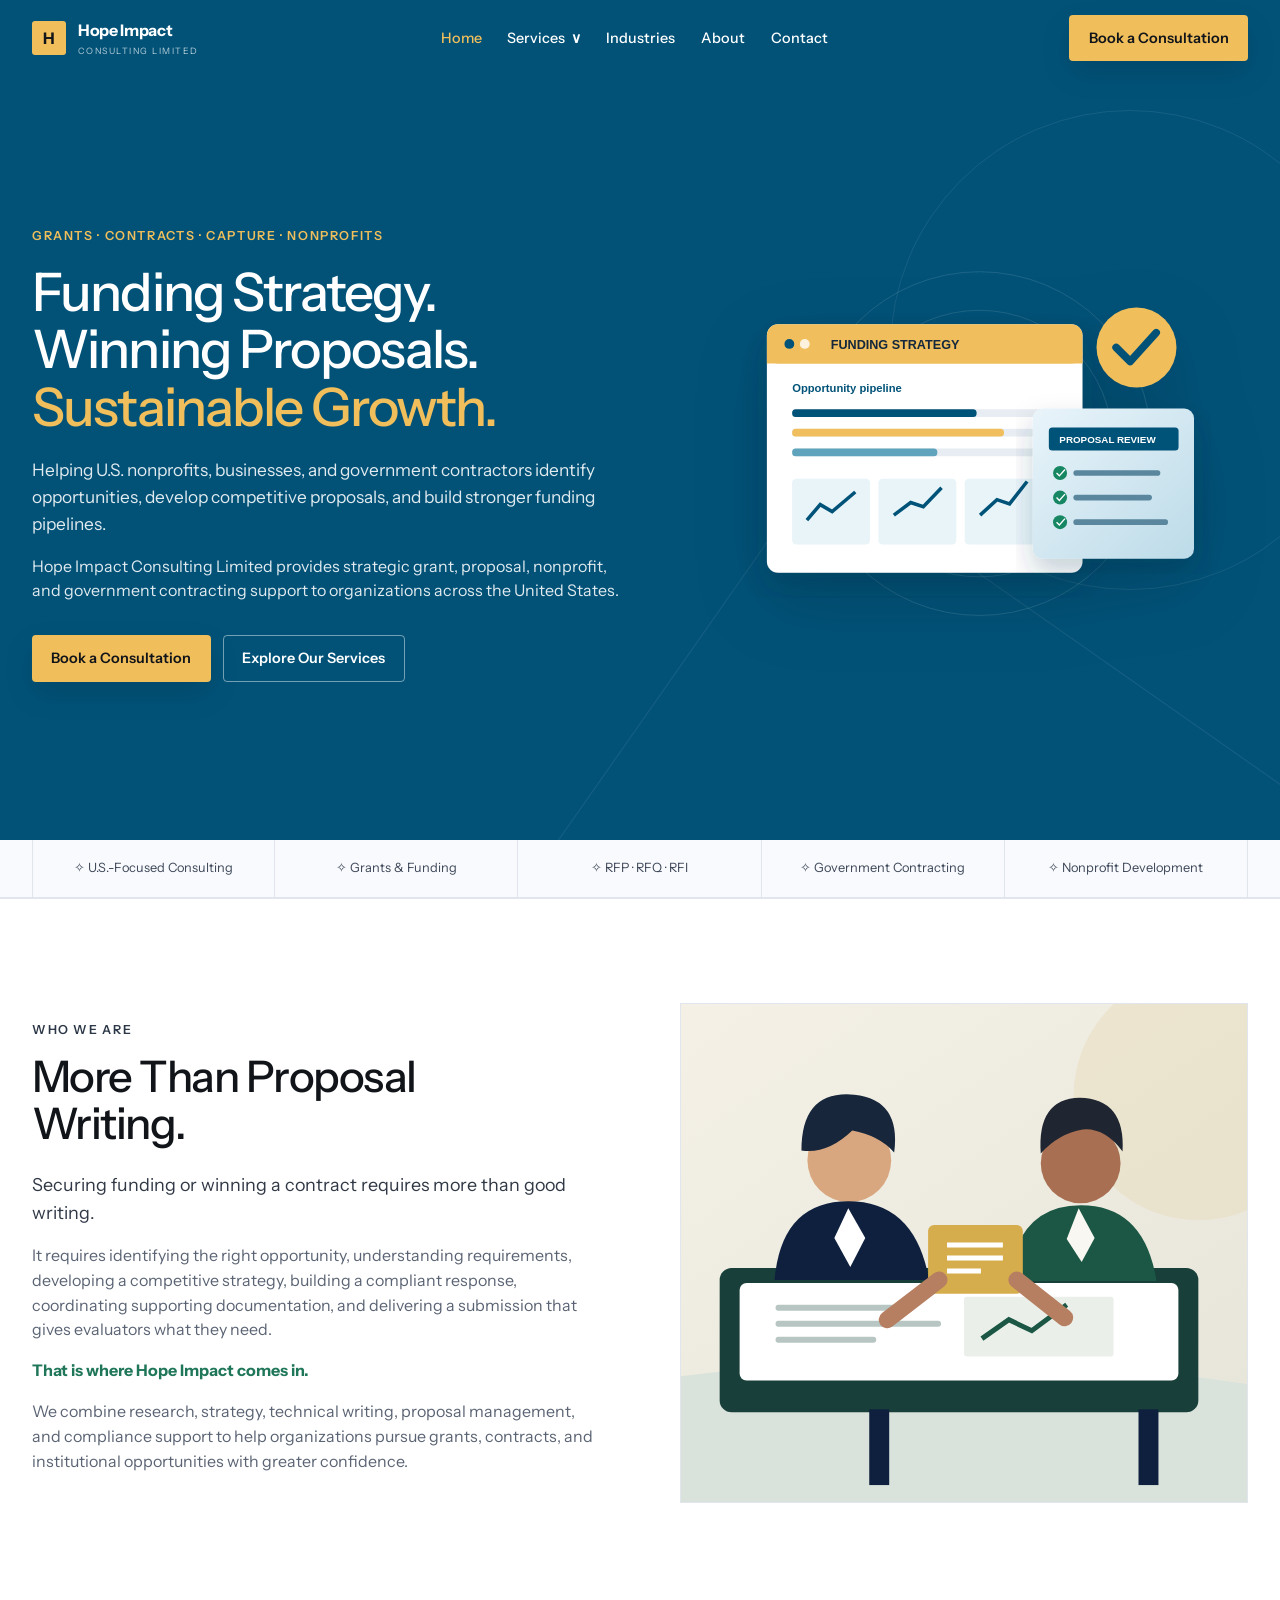
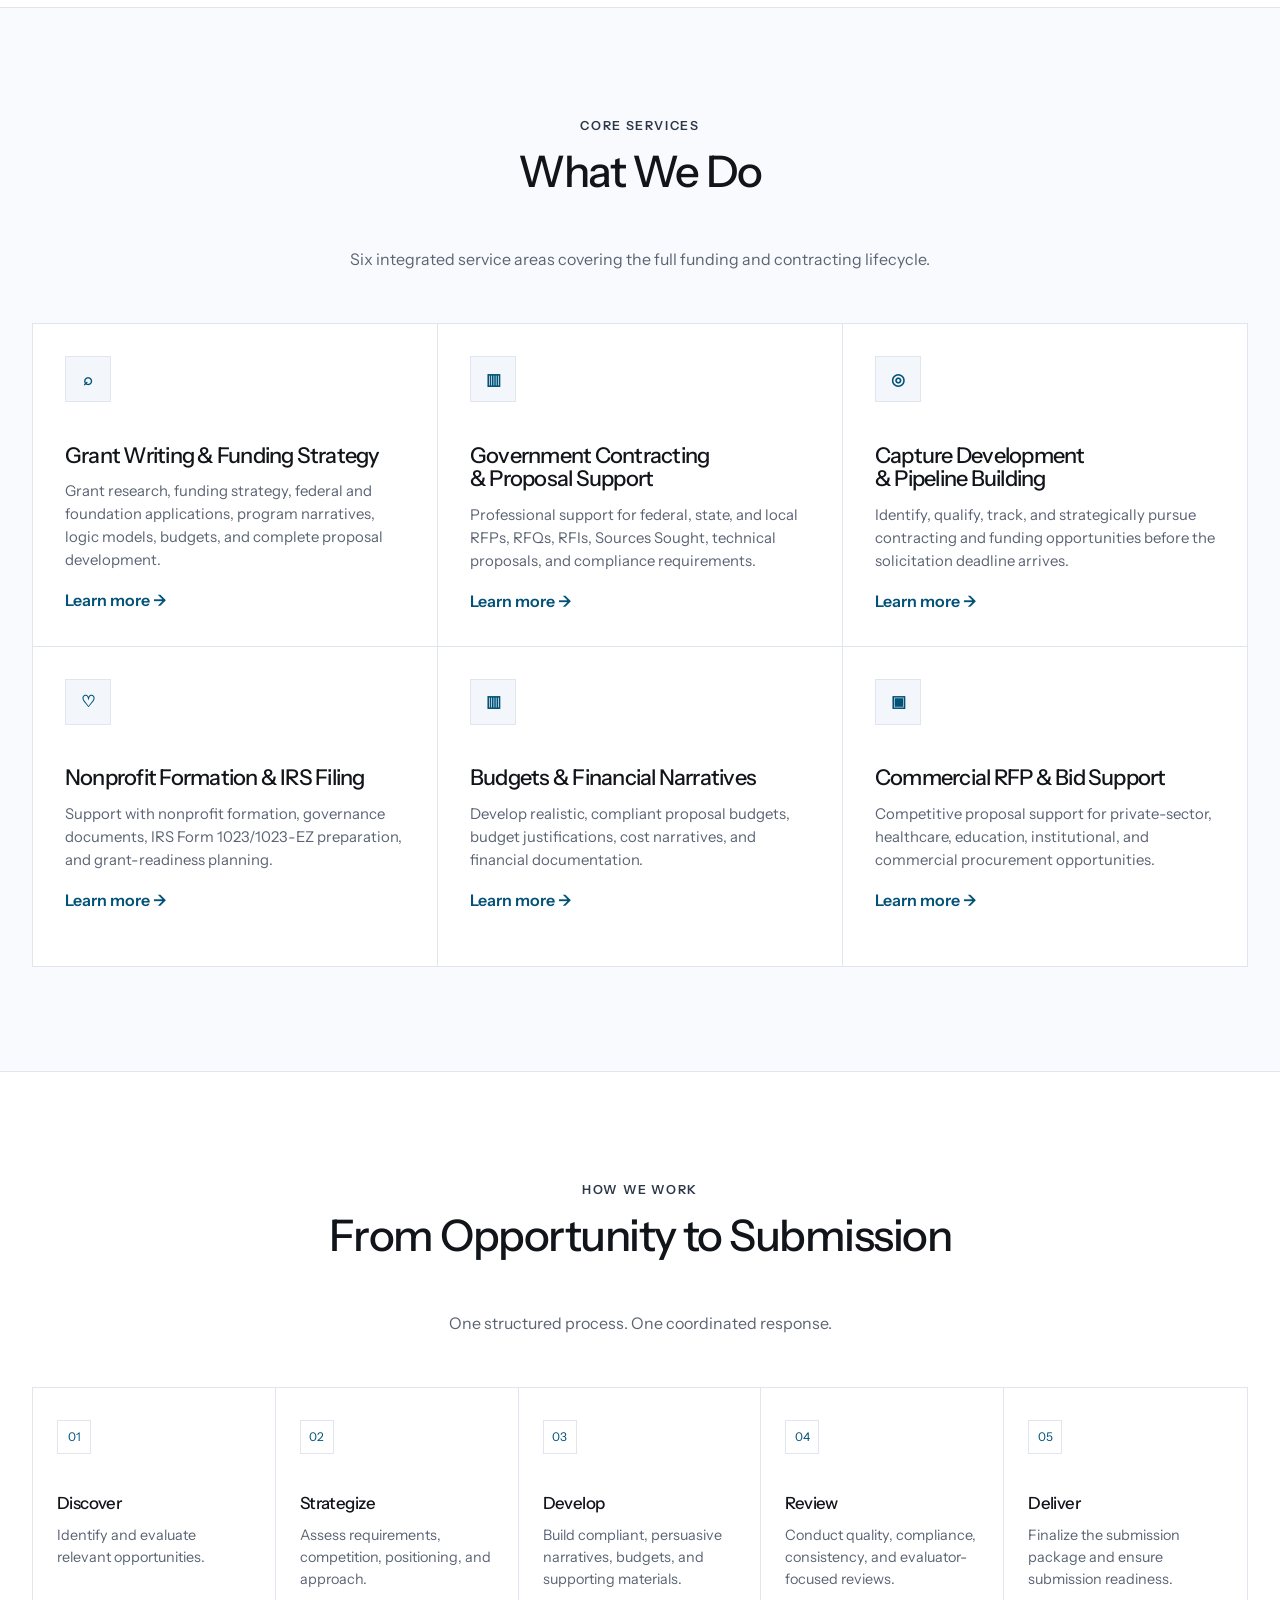
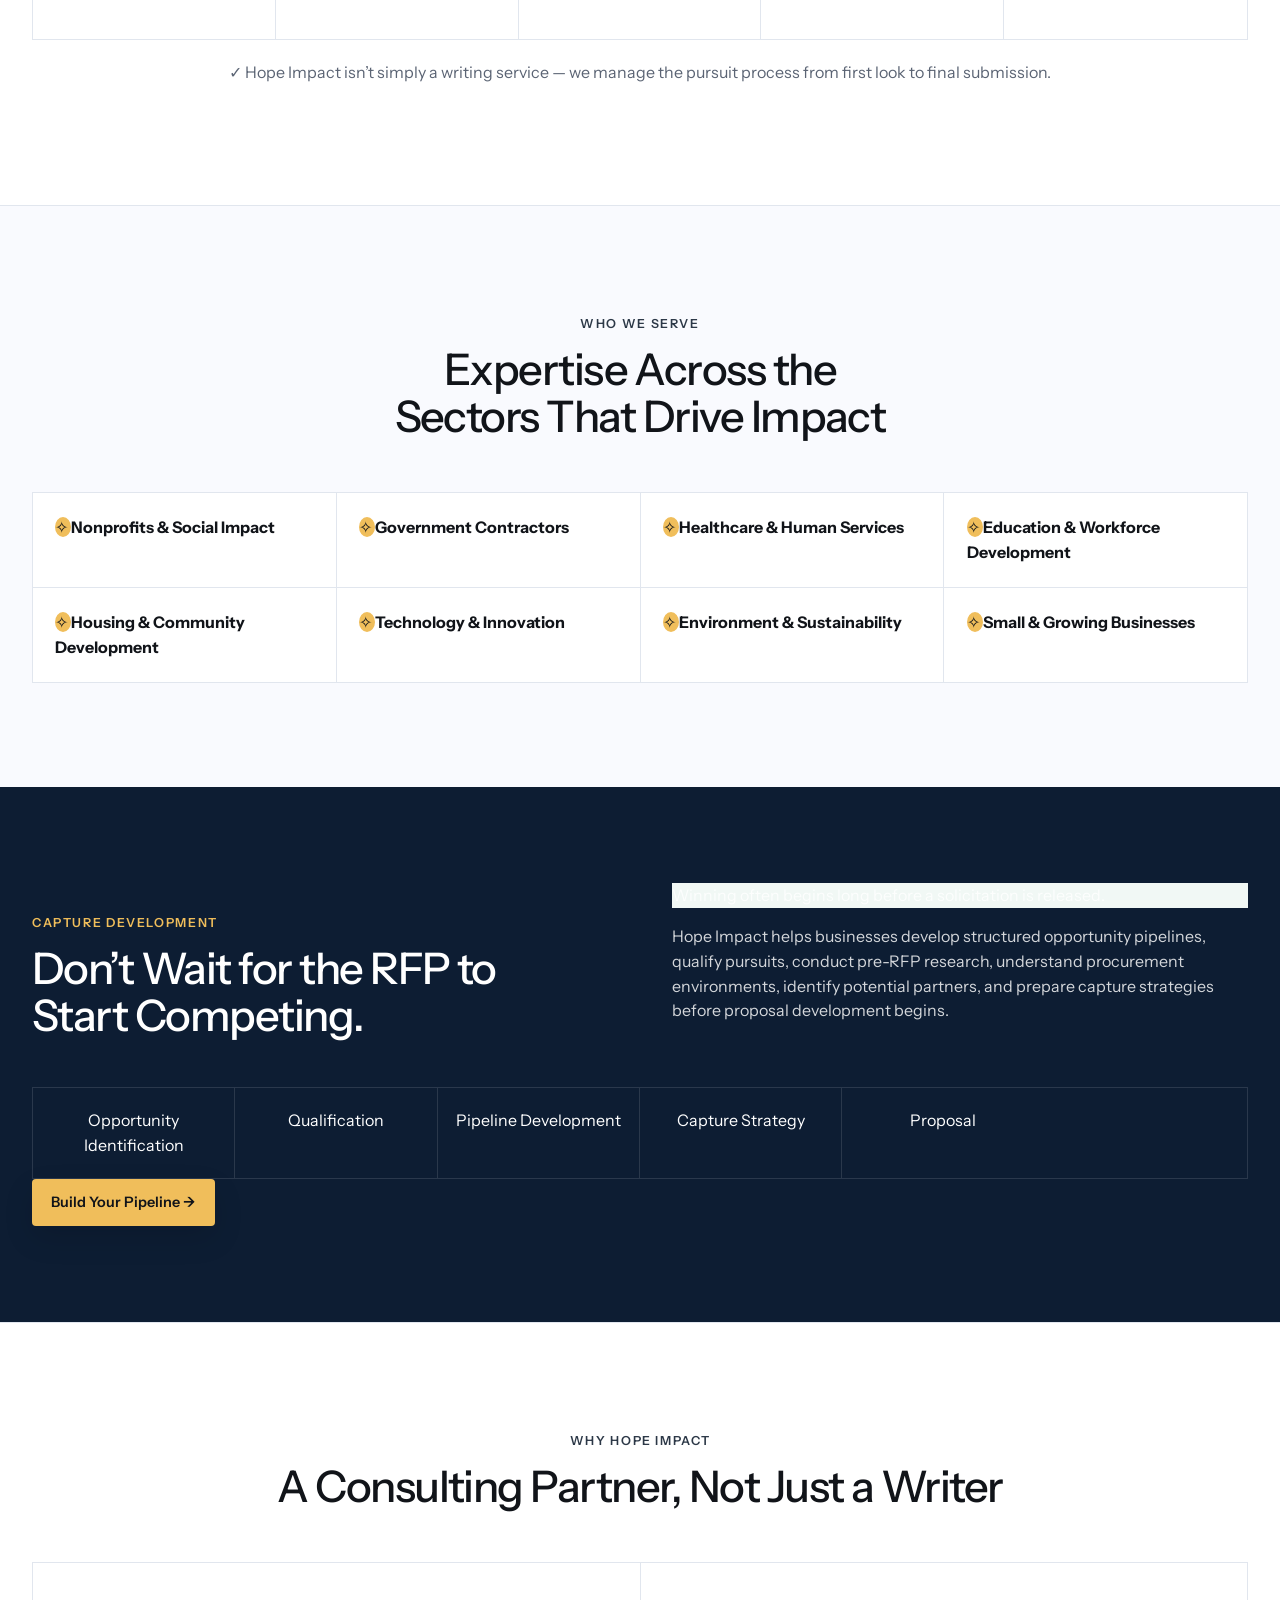
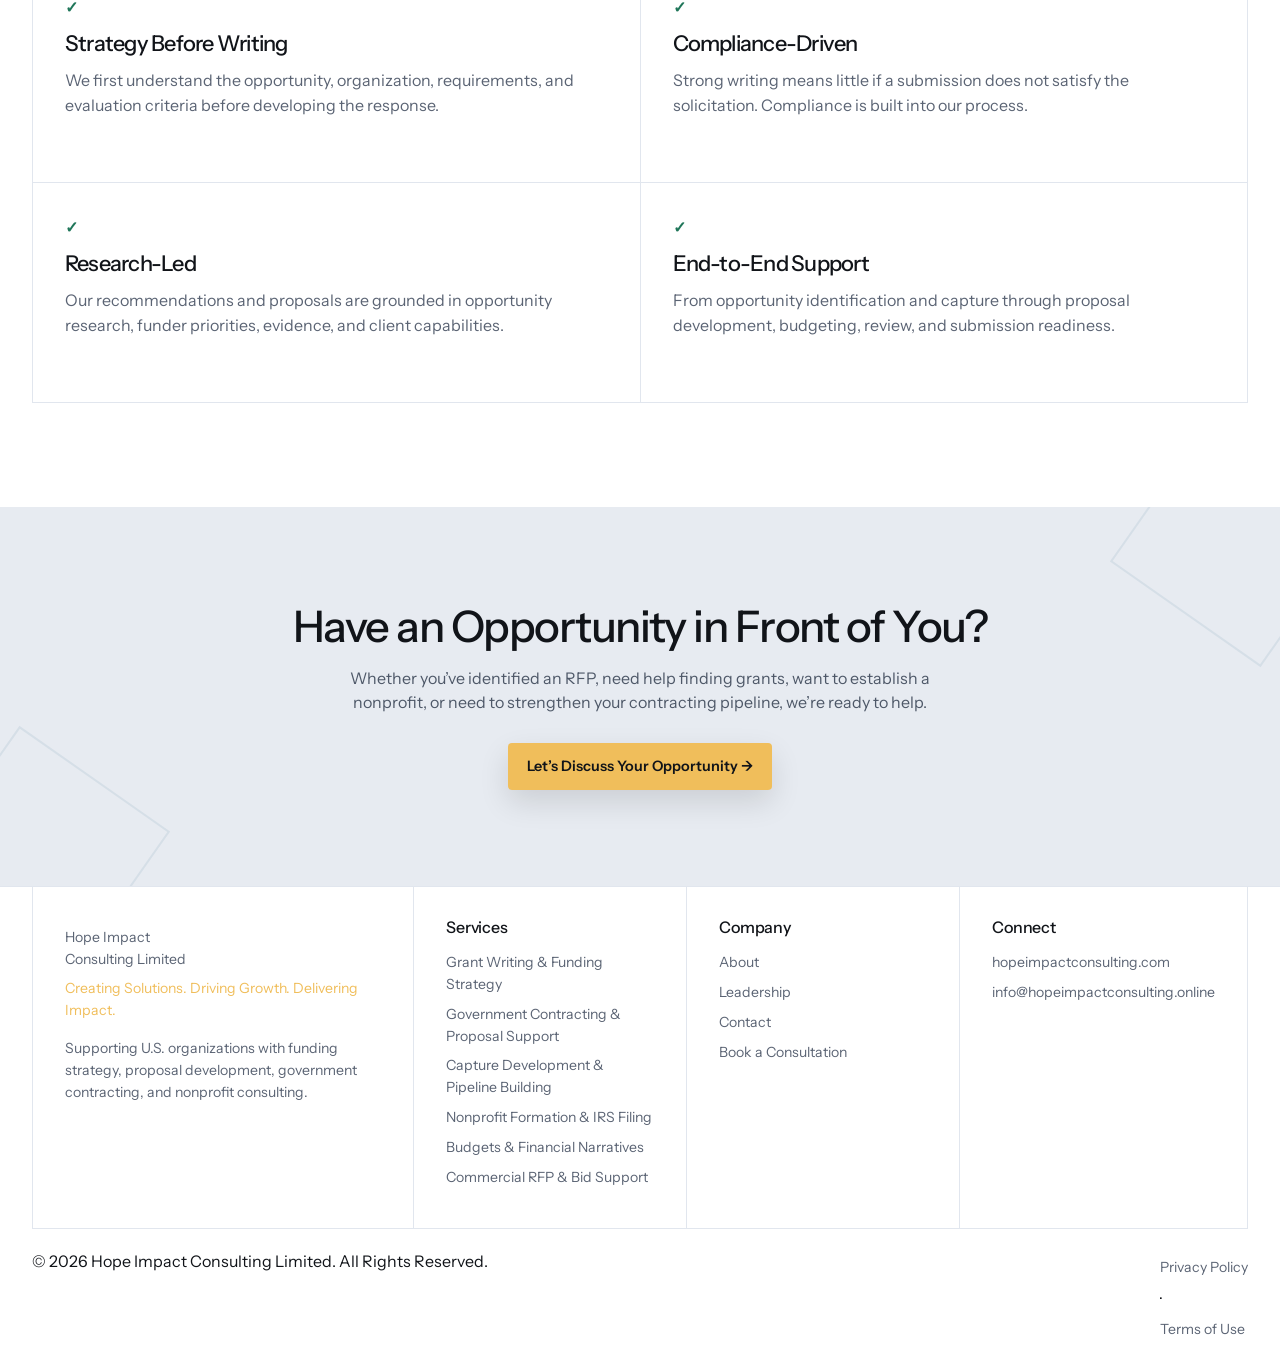
<file: index.html>
<!doctype html>
<html lang="en">
  <head>
    <meta charset="utf-8" />
    <meta content="width=device-width,initial-scale=1" name="viewport" />
    <title>
      Grant Writing, Government Contracting &amp; Funding Strategy | Hope Impact
      Consulting Limited
    </title>
    <meta
      content="U.S.-focused grant writing, government contracting proposals, capture development, nonprofit formation and funding strategy."
      name="description"
    />
    <meta content="#0e203e" name="theme-color" />
    <meta content="website" property="og:type" />
    <meta
      content="Grant Writing, Government Contracting &amp; Funding Strategy"
      property="og:title"
    />
    <meta
      content="U.S.-focused grant writing, government contracting proposals, capture development, nonprofit formation and funding strategy."
      property="og:description"
    />
    <meta content="https://hopeimpactconsulting.com/" property="og:url" />
    <meta
      content="https://hopeimpactconsulting.com/images/consulting-team.svg"
      property="og:image"
    />
    <meta content="summary_large_image" name="twitter:card" />
    <link href="https://hopeimpactconsulting.com/" rel="canonical" />
    <link href="images/favicon.svg" rel="icon" type="image/svg+xml" />
    <link href="https://fonts.googleapis.com" rel="preconnect" />
    <link crossorigin="" href="https://fonts.gstatic.com" rel="preconnect" />
    <link
      href="https://fonts.googleapis.com/css2?family=Instrument+Sans:wght@400;500;600;700;800&amp;display=swap"
      rel="stylesheet"
    />
    <link href="css/style.css" rel="stylesheet" />
    <script type="application/ld+json">
      {
        "@context": "https://schema.org",
        "@type": "ProfessionalService",
        "name": "Hope Impact Consulting Limited",
        "description": "U.S.-focused grant writing, government contracting proposals, capture development, nonprofit formation and funding strategy.",
        "url": "https://hopeimpactconsulting.com/",
        "publisher": {
          "@type": "Organization",
          "name": "Hope Impact Consulting Limited",
          "url": "https://hopeimpactconsulting.com/",
          "email": "info@hopeimpactconsulting.online"
        },
        "areaServed": {
          "@type": "Country",
          "name": "United States"
        },
        "serviceType": [
          "Grant Writing & Funding Strategy",
          "Government Contracting & Proposal Support",
          "Capture Development & Pipeline Building",
          "Nonprofit Formation & IRS Filing",
          "Budgets & Financial Narratives",
          "Commercial RFP & Bid Support"
        ]
      }
    </script>
    <script defer="" src="js/main.js"></script>
  </head>
  <body>
    <a class="skip-link" href="#main"> Skip to content </a>
    <header class="site-header">
      <div class="container nav-wrap">
        <a aria-label="Hope Impact home" class="brand" href="index.html">
          <span class="brand-mark"> H </span>
          <span>
            <strong> Hope Impact </strong>
            <small> CONSULTING LIMITED </small>
          </span>
        </a>
        <button
          aria-controls="primary-nav"
          aria-expanded="false"
          aria-label="Open navigation"
          class="menu-toggle"
        >
          <span> </span>
          <span> </span>
          <span> </span>
        </button>
        <nav aria-label="Main navigation" id="primary-nav">
          <a aria-current="page" href="index.html"> Home </a>
          <div class="dropdown">
            <button
              aria-controls="services-menu"
              aria-expanded="false"
              class="dropdown-toggle"
            >
              Services
              <span>∨</span>
            </button>
            <div class="dropdown-menu" id="services-menu">
              <a href="services.html"> All services </a>
              <a href="grant-writing.html">
                Grant Writing &amp; Funding Strategy
              </a>
              <a href="government-contracting.html">
                Government Contracting &amp; Proposal Support
              </a>
              <a href="capture-development.html">
                Capture Development &amp; Pipeline Building
              </a>
              <a href="nonprofit-formation.html">
                Nonprofit Formation &amp; IRS Filing
              </a>
              <a href="budgets.html"> Budgets &amp; Financial Narratives </a>
              <a href="commercial-rfp.html">
                Commercial RFP &amp; Bid Support
              </a>
            </div>
          </div>
          <a href="industries.html"> Industries </a>
          <a href="about.html"> About </a>
          <a href="contact.html"> Contact </a>
        </nav>
        <a class="btn btn-gold nav-cta" href="contact.html#consultation">
          Book a Consultation
        </a>
      </div>
    </header>
    <main id="main">
      <section class="hero home-hero">
        <div class="hero-orbit"></div>
        <div class="container home-hero-grid">
          <div>
            <div class="eyebrow gold-text">
              GRANTS &middot; CONTRACTS &middot; CAPTURE &middot; NONPROFITS
            </div>
            <h1>
              Funding Strategy.
              <br />
              Winning Proposals.
              <br />
              <em> Sustainable Growth. </em>
            </h1>
            <p class="hero-lead">
              Helping U.S. nonprofits, businesses, and government contractors
              identify opportunities, develop competitive proposals, and build
              stronger funding pipelines.
            </p>
            <p>
              Hope Impact Consulting Limited provides strategic grant, proposal,
              nonprofit, and government contracting support to organizations
              across the United States.
            </p>
            <div class="actions">
              <a class="btn btn-gold" href="contact.html#consultation">
                Book a Consultation
              </a>
              <a class="btn btn-outline" href="services.html">
                Explore Our Services
              </a>
            </div>
          </div>
          <div class="hero-visual">
            <img
              alt="Illustrated funding strategy dashboard with proposal review checklist and opportunity pipeline"
              height="600"
              src="images/strategy-hero.svg"
              width="780"
            />
          </div>
          <aside class="lifecycle" hidden="">
            <div class="eyebrow gold-text">THE OPPORTUNITY LIFECYCLE</div>
            <div class="life-row">
              <span> 01 </span>
              <strong> Find </strong>
            </div>
            <div class="life-row">
              <span> 02 </span>
              <strong> Strategize </strong>
            </div>
            <div class="life-row">
              <span> 03 </span>
              <strong> Capture </strong>
            </div>
            <div class="life-row">
              <span> 04 </span>
              <strong> Propose </strong>
            </div>
            <div class="life-row">
              <span> 05 </span>
              <strong> Win </strong>
            </div>
            <div class="life-row">
              <span> 06 </span>
              <strong> Grow </strong>
            </div>
          </aside>
        </div>
      </section>
      <div class="cred-strip">
        <div class="container cred-items">
          <span> ✧ U.S.-Focused Consulting </span>
          <span> ✧ Grants &amp; Funding </span>
          <span> ✧ RFP &middot; RFQ &middot; RFI </span>
          <span> ✧ Government Contracting </span>
          <span> ✧ Nonprofit Development </span>
        </div>
      </div>
      <section class="section">
        <div class="container split">
          <div>
            <span class="eyebrow"> WHO WE ARE </span>
            <h2>
              More Than Proposal
              <br />
              Writing.
            </h2>
            <p class="lead">
              Securing funding or winning a contract requires more than good
              writing.
            </p>
            <p>
              It requires identifying the right opportunity, understanding
              requirements, developing a competitive strategy, building a
              compliant response, coordinating supporting documentation, and
              delivering a submission that gives evaluators what they need.
            </p>
            <p>
              <strong class="green-text">
                That is where Hope Impact comes in.
              </strong>
            </p>
            <p>
              We combine research, strategy, technical writing, proposal
              management, and compliance support to help organizations pursue
              grants, contracts, and institutional opportunities with greater
              confidence.
            </p>
          </div>
          <img
            alt="Illustration of a consulting team reviewing a proposal together"
            class="feature-img"
            height="500"
            loading="lazy"
            src="images/consulting-team.svg"
            width="720"
          />
        </div>
      </section>
      <section class="section cream">
        <div class="container">
          <div class="section-heading">
            <span class="eyebrow"> CORE SERVICES </span>
            <h2>What We Do</h2>
          </div>
          <p class="section-intro">
            Six integrated service areas covering the full funding and
            contracting lifecycle.
          </p>
          <div class="service-grid">
            <article class="service-card">
              <span aria-hidden="true" class="service-icon"> &telrec; </span>
              <h3>Grant Writing &amp; Funding Strategy</h3>
              <p>
                Grant research, funding strategy, federal and foundation
                applications, program narratives, logic models, budgets, and
                complete proposal development.
              </p>
              <a class="text-link" href="grant-writing.html">
                Learn more
                <span aria-hidden="true"> &rarr; </span>
              </a>
            </article>
            <article class="service-card">
              <span aria-hidden="true" class="service-icon"> ▥ </span>
              <h3>Government Contracting &amp; Proposal Support</h3>
              <p>
                Professional support for federal, state, and local RFPs, RFQs,
                RFIs, Sources Sought, technical proposals, and compliance
                requirements.
              </p>
              <a class="text-link" href="government-contracting.html">
                Learn more
                <span aria-hidden="true"> &rarr; </span>
              </a>
            </article>
            <article class="service-card">
              <span aria-hidden="true" class="service-icon"> ◎ </span>
              <h3>Capture Development &amp; Pipeline Building</h3>
              <p>
                Identify, qualify, track, and strategically pursue contracting
                and funding opportunities before the solicitation deadline
                arrives.
              </p>
              <a class="text-link" href="capture-development.html">
                Learn more
                <span aria-hidden="true"> &rarr; </span>
              </a>
            </article>
            <article class="service-card">
              <span aria-hidden="true" class="service-icon"> ♡ </span>
              <h3>Nonprofit Formation &amp; IRS Filing</h3>
              <p>
                Support with nonprofit formation, governance documents, IRS Form
                1023/1023-EZ preparation, and grant-readiness planning.
              </p>
              <a class="text-link" href="nonprofit-formation.html">
                Learn more
                <span aria-hidden="true"> &rarr; </span>
              </a>
            </article>
            <article class="service-card">
              <span aria-hidden="true" class="service-icon"> ▥ </span>
              <h3>Budgets &amp; Financial Narratives</h3>
              <p>
                Develop realistic, compliant proposal budgets, budget
                justifications, cost narratives, and financial documentation.
              </p>
              <a class="text-link" href="budgets.html">
                Learn more
                <span aria-hidden="true"> &rarr; </span>
              </a>
            </article>
            <article class="service-card">
              <span aria-hidden="true" class="service-icon"> ▣ </span>
              <h3>Commercial RFP &amp; Bid Support</h3>
              <p>
                Competitive proposal support for private-sector, healthcare,
                education, institutional, and commercial procurement
                opportunities.
              </p>
              <a class="text-link" href="commercial-rfp.html">
                Learn more
                <span aria-hidden="true"> &rarr; </span>
              </a>
            </article>
          </div>
        </div>
      </section>
      <section class="section">
        <div class="container">
          <div class="section-heading">
            <span class="eyebrow"> HOW WE WORK </span>
            <h2>From Opportunity to Submission</h2>
          </div>
          <p class="section-intro">
            One structured process. One coordinated response.
          </p>
          <div class="steps">
            <div class="step">
              <span class="step-num"> 01 </span>
              <h3>Discover</h3>
              <p>Identify and evaluate relevant opportunities.</p>
            </div>
            <div class="step">
              <span class="step-num"> 02 </span>
              <h3>Strategize</h3>
              <p>
                Assess requirements, competition, positioning, and approach.
              </p>
            </div>
            <div class="step">
              <span class="step-num"> 03 </span>
              <h3>Develop</h3>
              <p>
                Build compliant, persuasive narratives, budgets, and supporting
                materials.
              </p>
            </div>
            <div class="step">
              <span class="step-num"> 04 </span>
              <h3>Review</h3>
              <p>
                Conduct quality, compliance, consistency, and evaluator-focused
                reviews.
              </p>
            </div>
            <div class="step">
              <span class="step-num"> 05 </span>
              <h3>Deliver</h3>
              <p>
                Finalize the submission package and ensure submission readiness.
              </p>
            </div>
          </div>
          <p class="process-note">
            &checkmark; Hope Impact isn&rsquo;t simply a writing service &mdash;
            we manage the pursuit process from first look to final submission.
          </p>
        </div>
      </section>
      <section class="section cream">
        <div class="container">
          <div class="section-heading">
            <span class="eyebrow"> WHO WE SERVE </span>
            <h2>Expertise Across the Sectors That Drive Impact</h2>
          </div>
          <div class="industry-grid">
            <div class="industry-card">
              <span class="industry-dot"> ✧ </span>
              <strong> Nonprofits &amp; Social Impact </strong>
            </div>
            <div class="industry-card">
              <span class="industry-dot"> ✧ </span>
              <strong> Government Contractors </strong>
            </div>
            <div class="industry-card">
              <span class="industry-dot"> ✧ </span>
              <strong> Healthcare &amp; Human Services </strong>
            </div>
            <div class="industry-card">
              <span class="industry-dot"> ✧ </span>
              <strong> Education &amp; Workforce Development </strong>
            </div>
            <div class="industry-card">
              <span class="industry-dot"> ✧ </span>
              <strong> Housing &amp; Community Development </strong>
            </div>
            <div class="industry-card">
              <span class="industry-dot"> ✧ </span>
              <strong> Technology &amp; Innovation </strong>
            </div>
            <div class="industry-card">
              <span class="industry-dot"> ✧ </span>
              <strong> Environment &amp; Sustainability </strong>
            </div>
            <div class="industry-card">
              <span class="industry-dot"> ✧ </span>
              <strong> Small &amp; Growing Businesses </strong>
            </div>
          </div>
        </div>
      </section>
      <section class="capture-band">
        <div class="container">
          <div class="capture-top">
            <div>
              <span class="eyebrow gold-text"> CAPTURE DEVELOPMENT </span>
              <h2>
                Don&rsquo;t Wait for the RFP to
                <br />
                Start Competing.
              </h2>
            </div>
            <div>
              <p class="green-light">
                Winning often begins long before a solicitation is released.
              </p>
              <p>
                Hope Impact helps businesses develop structured opportunity
                pipelines, qualify pursuits, conduct pre-RFP research,
                understand procurement environments, identify potential
                partners, and prepare capture strategies before proposal
                development begins.
              </p>
            </div>
          </div>
          <div class="capture-flow">
            <span> Opportunity Identification </span>
            <span> Qualification </span>
            <span> Pipeline Development </span>
            <span> Capture Strategy </span>
            <span> Proposal </span>
          </div>
          <a class="btn btn-gold" href="capture-development.html">
            Build Your Pipeline &rarr;
          </a>
        </div>
      </section>
      <section class="section">
        <div class="container">
          <div class="section-heading">
            <span class="eyebrow"> WHY HOPE IMPACT </span>
            <h2>A Consulting Partner, Not Just a Writer</h2>
          </div>
          <div class="why-grid">
            <article class="why-card">
              <span class="check"> &checkmark; </span>
              <h3>Strategy Before Writing</h3>
              <p>
                We first understand the opportunity, organization, requirements,
                and evaluation criteria before developing the response.
              </p>
            </article>
            <article class="why-card">
              <span class="check"> &checkmark; </span>
              <h3>Compliance-Driven</h3>
              <p>
                Strong writing means little if a submission does not satisfy the
                solicitation. Compliance is built into our process.
              </p>
            </article>
            <article class="why-card">
              <span class="check"> &checkmark; </span>
              <h3>Research-Led</h3>
              <p>
                Our recommendations and proposals are grounded in opportunity
                research, funder priorities, evidence, and client capabilities.
              </p>
            </article>
            <article class="why-card">
              <span class="check"> &checkmark; </span>
              <h3>End-to-End Support</h3>
              <p>
                From opportunity identification and capture through proposal
                development, budgeting, review, and submission readiness.
              </p>
            </article>
          </div>
        </div>
      </section>
      <section class="cta">
        <div class="container">
          <h2>Have an Opportunity in Front of You?</h2>
          <p>
            Whether you&rsquo;ve identified an RFP, need help finding grants,
            want to establish a nonprofit, or need to strengthen your
            contracting pipeline, we&rsquo;re ready to help.
          </p>
          <a class="btn btn-gold" href="contact.html#consultation">
            Let&rsquo;s Discuss Your Opportunity &rarr;
          </a>
        </div>
      </section>
    </main>
    <footer class="footer">
      <div class="container footer-grid">
        <div>
          <a class="footer-brand" href="index.html">
            Hope Impact
            <br />
            Consulting Limited
          </a>
          <p class="gold-text">
            Creating Solutions. Driving Growth. Delivering Impact.
          </p>
          <p>
            Supporting U.S. organizations with funding strategy, proposal
            development, government contracting, and nonprofit consulting.
          </p>
        </div>
        <div>
          <h3>Services</h3>
          <a href="grant-writing.html">
            Grant Writing &amp; Funding Strategy
          </a>
          <a href="government-contracting.html">
            Government Contracting &amp; Proposal Support
          </a>
          <a href="capture-development.html">
            Capture Development &amp; Pipeline Building
          </a>
          <a href="nonprofit-formation.html">
            Nonprofit Formation &amp; IRS Filing
          </a>
          <a href="budgets.html"> Budgets &amp; Financial Narratives </a>
          <a href="commercial-rfp.html"> Commercial RFP &amp; Bid Support </a>
        </div>
        <div>
          <h3>Company</h3>
          <a href="about.html"> About </a>
          <a href="about.html#leadership"> Leadership </a>
          <a href="contact.html"> Contact </a>
          <a href="contact.html#consultation"> Book a Consultation </a>
        </div>
        <div>
          <h3>Connect</h3>
          <a href="https://hopeimpactconsulting.com/">
            hopeimpactconsulting.com
          </a>
          <a href="mailto:info@hopeimpactconsulting.online">
            info@hopeimpactconsulting.online
          </a>
        </div>
      </div>
      <div class="container footer-bottom">
        <span>
          &copy;
          <span id="year"> 2026 </span>
          Hope Impact Consulting Limited. All Rights Reserved.
        </span>
        <span>
          <a href="privacy.html"> Privacy Policy </a>
          &middot;
          <a href="terms.html"> Terms of Use </a>
        </span>
      </div>
    </footer>
  </body>
</html>
</file>
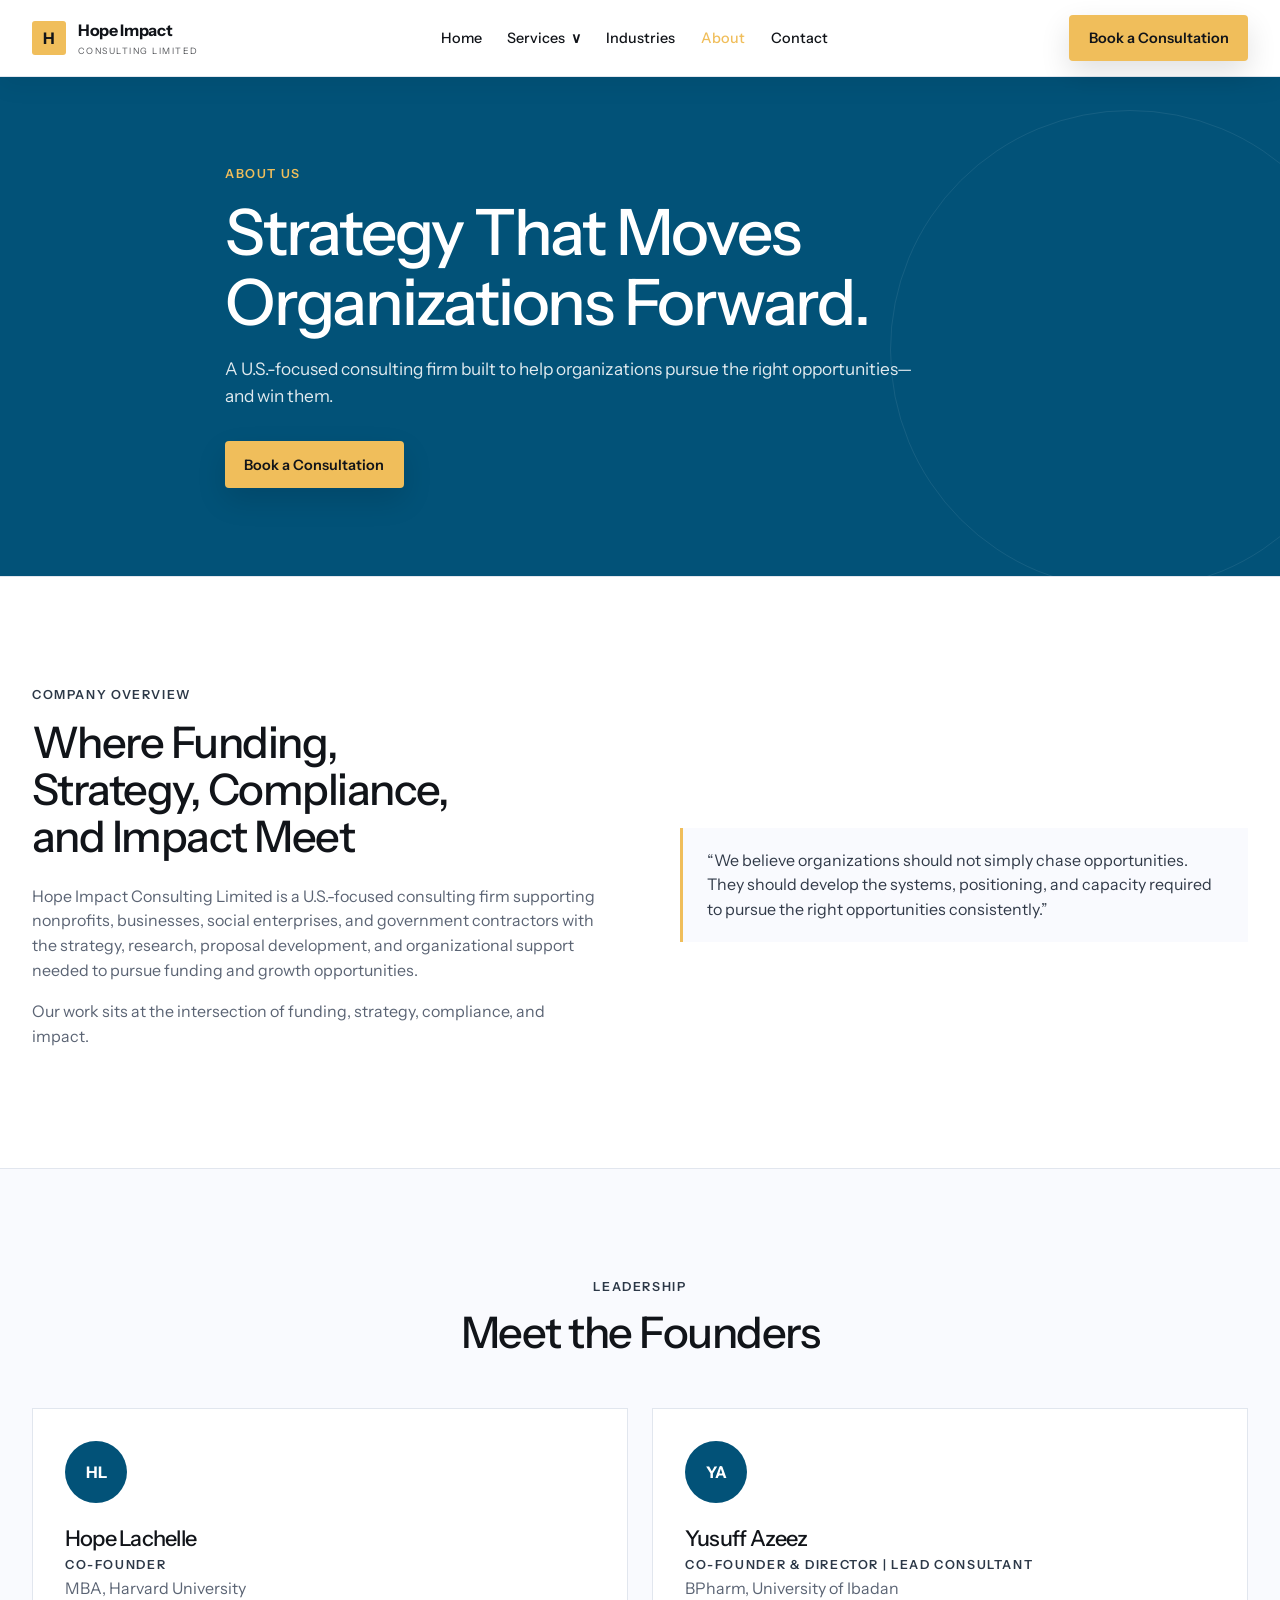
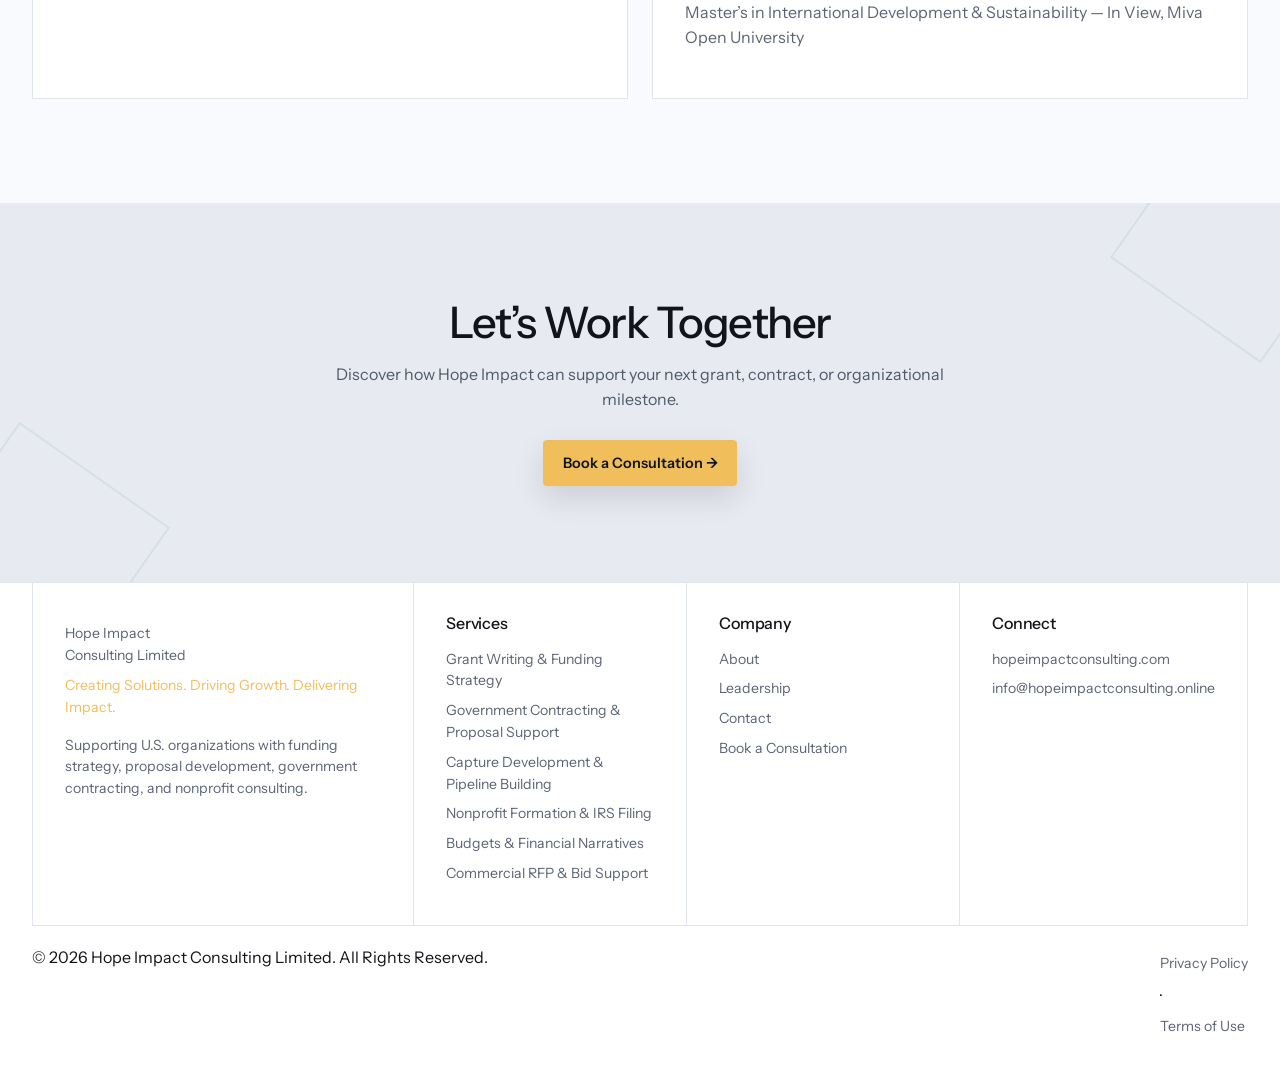
<file: about.html>
<!doctype html>
<html lang="en">
  <head>
    <meta charset="utf-8" />
    <meta content="width=device-width,initial-scale=1" name="viewport" />
    <title>About Hope Impact Consulting | Hope Impact Consulting Limited</title>
    <meta
      content="Meet Hope Impact Consulting Limited, a U.S.-focused firm combining funding strategy, research, compliance and proposal development."
      name="description"
    />
    <meta content="#0e203e" name="theme-color" />
    <meta content="website" property="og:type" />
    <meta content="About Hope Impact Consulting" property="og:title" />
    <meta
      content="Meet Hope Impact Consulting Limited, a U.S.-focused firm combining funding strategy, research, compliance and proposal development."
      property="og:description"
    />
    <meta
      content="https://hopeimpactconsulting.com/about.html"
      property="og:url"
    />
    <meta
      content="https://hopeimpactconsulting.com/images/consulting-team.svg"
      property="og:image"
    />
    <meta content="summary_large_image" name="twitter:card" />
    <link href="https://hopeimpactconsulting.com/about.html" rel="canonical" />
    <link href="images/favicon.svg" rel="icon" type="image/svg+xml" />
    <link href="https://fonts.googleapis.com" rel="preconnect" />
    <link crossorigin="" href="https://fonts.gstatic.com" rel="preconnect" />
    <link
      href="https://fonts.googleapis.com/css2?family=Instrument+Sans:wght@400;500;600;700;800&amp;display=swap"
      rel="stylesheet"
    />
    <link href="css/style.css" rel="stylesheet" />
    <script type="application/ld+json">
      {
        "@context": "https://schema.org",
        "@type": "WebPage",
        "name": "About Hope Impact Consulting",
        "description": "Meet Hope Impact Consulting Limited, a U.S.-focused firm combining funding strategy, research, compliance and proposal development.",
        "url": "https://hopeimpactconsulting.com/about.html",
        "publisher": {
          "@type": "Organization",
          "name": "Hope Impact Consulting Limited",
          "url": "https://hopeimpactconsulting.com/",
          "email": "info@hopeimpactconsulting.online"
        }
      }
    </script>
    <script defer="" src="js/main.js"></script>
  </head>
  <body>
    <a class="skip-link" href="#main"> Skip to content </a>
    <header class="site-header">
      <div class="container nav-wrap">
        <a aria-label="Hope Impact home" class="brand" href="index.html">
          <span class="brand-mark"> H </span>
          <span>
            <strong> Hope Impact </strong>
            <small> CONSULTING LIMITED </small>
          </span>
        </a>
        <button
          aria-controls="primary-nav"
          aria-expanded="false"
          aria-label="Open navigation"
          class="menu-toggle"
        >
          <span> </span>
          <span> </span>
          <span> </span>
        </button>
        <nav aria-label="Main navigation" id="primary-nav">
          <a href="index.html"> Home </a>
          <div class="dropdown">
            <button
              aria-controls="services-menu"
              aria-expanded="false"
              class="dropdown-toggle"
            >
              Services
              <span>∨</span>
            </button>
            <div class="dropdown-menu" id="services-menu">
              <a href="services.html"> All services </a>
              <a href="grant-writing.html">
                Grant Writing &amp; Funding Strategy
              </a>
              <a href="government-contracting.html">
                Government Contracting &amp; Proposal Support
              </a>
              <a href="capture-development.html">
                Capture Development &amp; Pipeline Building
              </a>
              <a href="nonprofit-formation.html">
                Nonprofit Formation &amp; IRS Filing
              </a>
              <a href="budgets.html"> Budgets &amp; Financial Narratives </a>
              <a href="commercial-rfp.html">
                Commercial RFP &amp; Bid Support
              </a>
            </div>
          </div>
          <a href="industries.html"> Industries </a>
          <a aria-current="page" href="about.html"> About </a>
          <a href="contact.html"> Contact </a>
        </nav>
        <a class="btn btn-gold nav-cta" href="contact.html#consultation">
          Book a Consultation
        </a>
      </div>
    </header>
    <main id="main">
      <section class="hero inner-hero">
        <div class="hero-orbit"></div>
        <div class="container hero-inner">
          <div class="eyebrow gold-text">ABOUT US</div>
          <h1>
            Strategy That Moves
            <br />
            Organizations Forward.
          </h1>
          <p>
            A U.S.-focused consulting firm built to help organizations pursue
            the right opportunities&mdash;and win them.
          </p>
          <div class="actions">
            <a class="btn btn-gold" href="contact.html#consultation">
              Book a Consultation
            </a>
          </div>
        </div>
      </section>
      <section class="section">
        <div class="container split">
          <div>
            <span class="eyebrow"> COMPANY OVERVIEW </span>
            <h2>Where Funding, Strategy, Compliance, and Impact Meet</h2>
            <p>
              Hope Impact Consulting Limited is a U.S.-focused consulting firm
              supporting nonprofits, businesses, social enterprises, and
              government contractors with the strategy, research, proposal
              development, and organizational support needed to pursue funding
              and growth opportunities.
            </p>
            <p>
              Our work sits at the intersection of funding, strategy,
              compliance, and impact.
            </p>
          </div>
          <blockquote class="quote">
            &ldquo;We believe organizations should not simply chase
            opportunities. They should develop the systems, positioning, and
            capacity required to pursue the right opportunities
            consistently.&rdquo;
          </blockquote>
        </div>
      </section>
      <section class="section cream" id="leadership">
        <div class="container">
          <div class="section-heading">
            <span class="eyebrow"> LEADERSHIP </span>
            <h2>Meet the Founders</h2>
          </div>
          <div class="leader-grid">
            <article class="leader-card">
              <span class="avatar"> HL </span>
              <h3>Hope Lachelle</h3>
              <span class="eyebrow"> CO-FOUNDER </span>
              <p>MBA, Harvard University</p>
            </article>
            <article class="leader-card">
              <span class="avatar"> YA </span>
              <h3>Yusuff Azeez</h3>
              <span class="eyebrow">
                CO-FOUNDER &amp; DIRECTOR | LEAD CONSULTANT
              </span>
              <p>
                BPharm, University of Ibadan
                <br />
                Master&rsquo;s in International Development &amp; Sustainability
                &mdash; In View, Miva Open University
              </p>
            </article>
          </div>
        </div>
      </section>
      <section class="cta">
        <div class="container">
          <h2>Let&rsquo;s Work Together</h2>
          <p>
            Discover how Hope Impact can support your next grant, contract, or
            organizational milestone.
          </p>
          <a class="btn btn-gold" href="contact.html#consultation">
            Book a Consultation &rarr;
          </a>
        </div>
      </section>
    </main>
    <footer class="footer">
      <div class="container footer-grid">
        <div>
          <a class="footer-brand" href="index.html">
            Hope Impact
            <br />
            Consulting Limited
          </a>
          <p class="gold-text">
            Creating Solutions. Driving Growth. Delivering Impact.
          </p>
          <p>
            Supporting U.S. organizations with funding strategy, proposal
            development, government contracting, and nonprofit consulting.
          </p>
        </div>
        <div>
          <h3>Services</h3>
          <a href="grant-writing.html">
            Grant Writing &amp; Funding Strategy
          </a>
          <a href="government-contracting.html">
            Government Contracting &amp; Proposal Support
          </a>
          <a href="capture-development.html">
            Capture Development &amp; Pipeline Building
          </a>
          <a href="nonprofit-formation.html">
            Nonprofit Formation &amp; IRS Filing
          </a>
          <a href="budgets.html"> Budgets &amp; Financial Narratives </a>
          <a href="commercial-rfp.html"> Commercial RFP &amp; Bid Support </a>
        </div>
        <div>
          <h3>Company</h3>
          <a href="about.html"> About </a>
          <a href="about.html#leadership"> Leadership </a>
          <a href="contact.html"> Contact </a>
          <a href="contact.html#consultation"> Book a Consultation </a>
        </div>
        <div>
          <h3>Connect</h3>
          <a href="https://hopeimpactconsulting.com/">
            hopeimpactconsulting.com
          </a>
          <a href="mailto:info@hopeimpactconsulting.online">
            info@hopeimpactconsulting.online
          </a>
        </div>
      </div>
      <div class="container footer-bottom">
        <span>
          &copy;
          <span id="year"> 2026 </span>
          Hope Impact Consulting Limited. All Rights Reserved.
        </span>
        <span>
          <a href="privacy.html"> Privacy Policy </a>
          &middot;
          <a href="terms.html"> Terms of Use </a>
        </span>
      </div>
    </footer>
  </body>
</html>
</file>
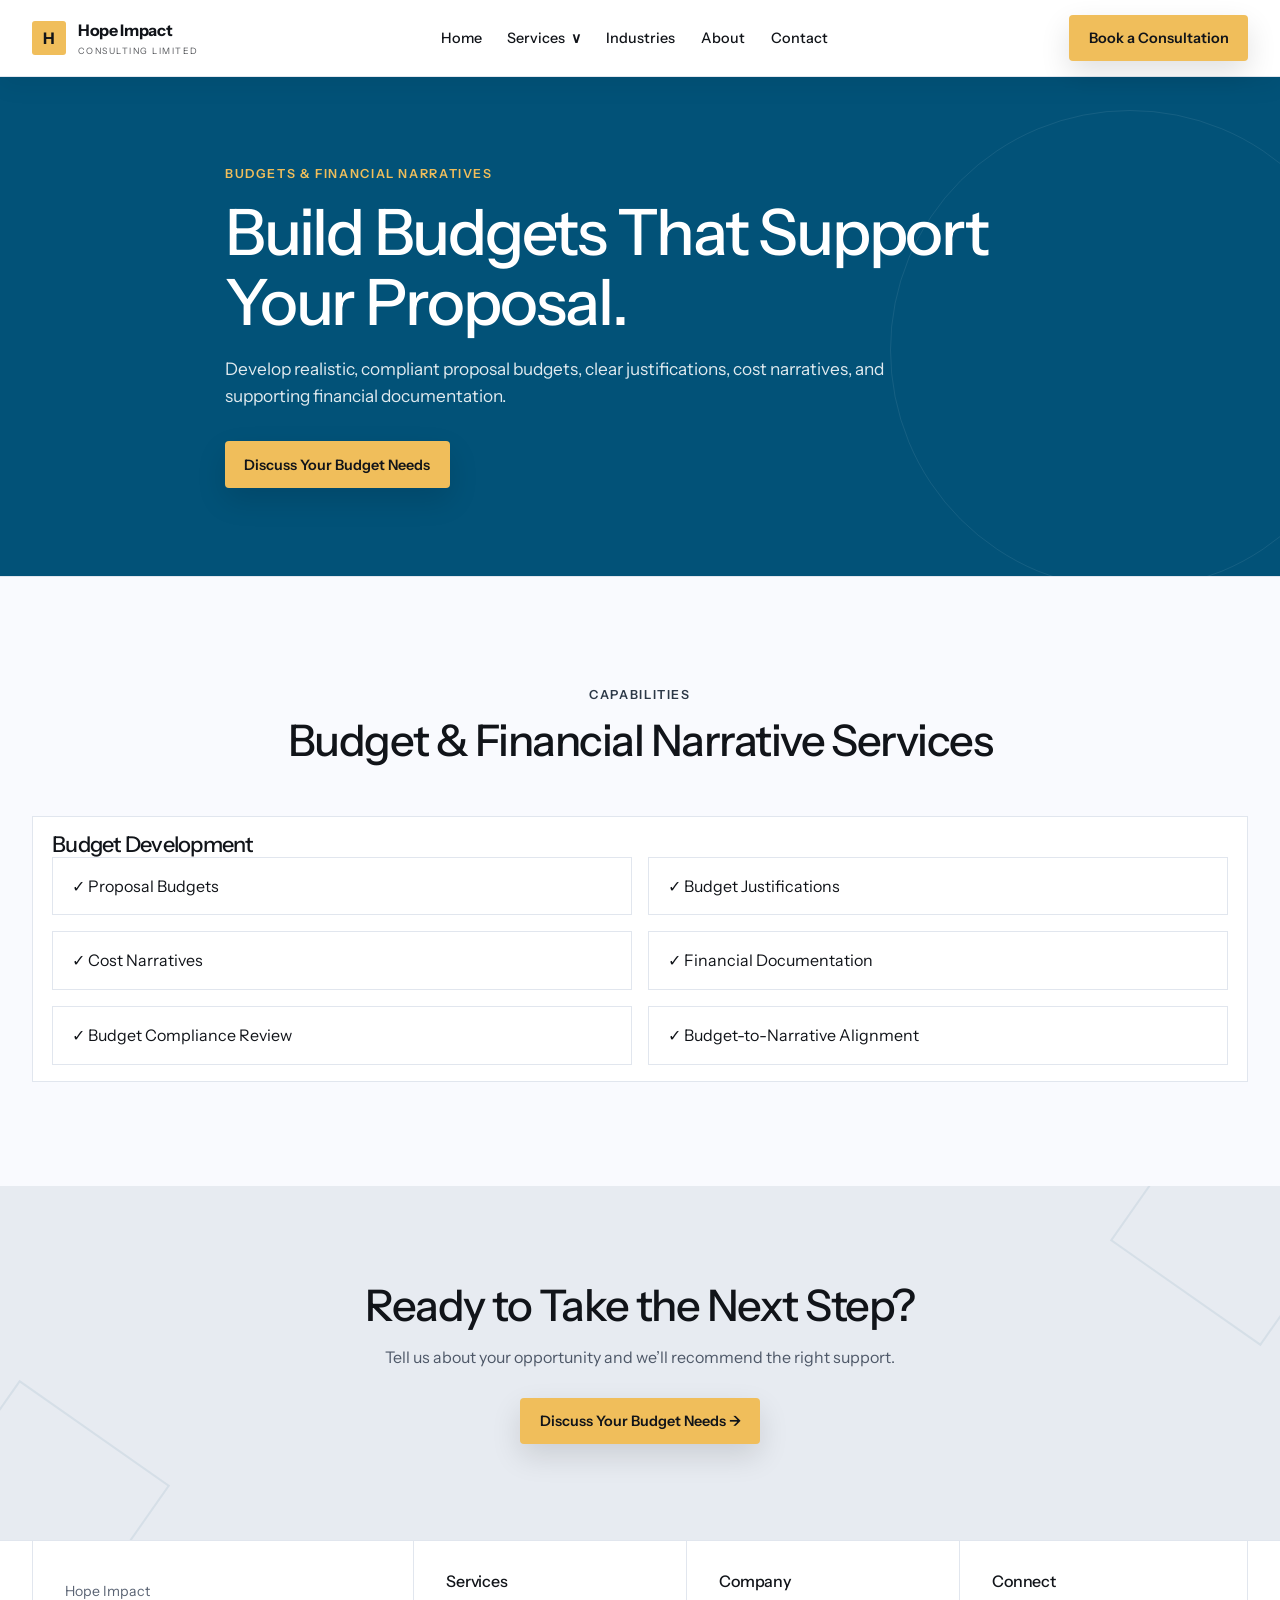
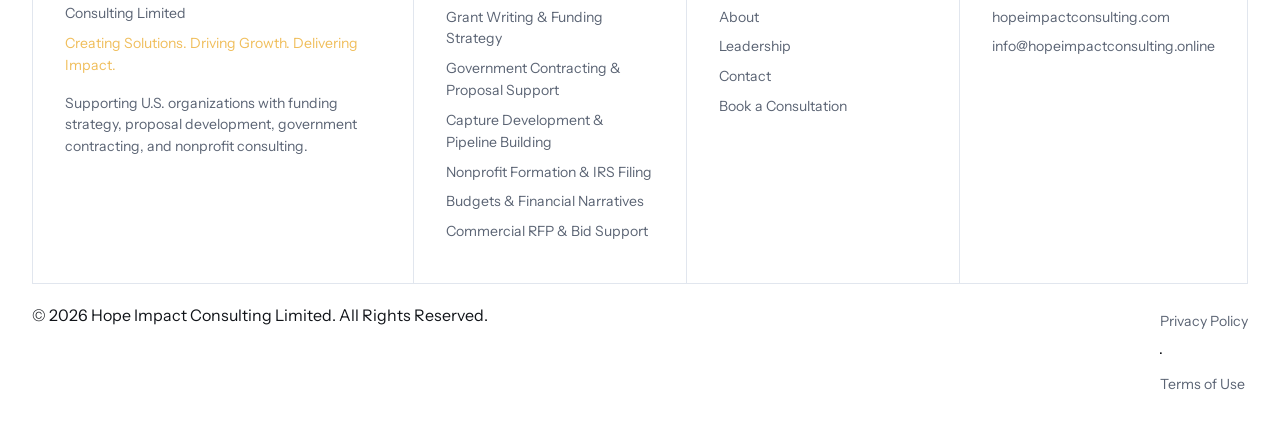
<file: budgets.html>
<!doctype html>
<html lang="en">
  <head>
    <meta charset="utf-8" />
    <meta content="width=device-width,initial-scale=1" name="viewport" />
    <title>
      Budgets &amp; Financial Narratives | Hope Impact Consulting Limited
    </title>
    <meta
      content="Develop realistic, compliant proposal budgets, clear justifications, cost narratives, and supporting financial documentation."
      name="description"
    />
    <meta content="#0e203e" name="theme-color" />
    <meta content="website" property="og:type" />
    <meta content="Budgets &amp; Financial Narratives" property="og:title" />
    <meta
      content="Develop realistic, compliant proposal budgets, clear justifications, cost narratives, and supporting financial documentation."
      property="og:description"
    />
    <meta
      content="https://hopeimpactconsulting.com/budgets.html"
      property="og:url"
    />
    <meta
      content="https://hopeimpactconsulting.com/images/consulting-team.svg"
      property="og:image"
    />
    <meta content="summary_large_image" name="twitter:card" />
    <link
      href="https://hopeimpactconsulting.com/budgets.html"
      rel="canonical"
    />
    <link href="images/favicon.svg" rel="icon" type="image/svg+xml" />
    <link href="https://fonts.googleapis.com" rel="preconnect" />
    <link crossorigin="" href="https://fonts.gstatic.com" rel="preconnect" />
    <link
      href="https://fonts.googleapis.com/css2?family=Instrument+Sans:wght@400;500;600;700;800&amp;display=swap"
      rel="stylesheet"
    />
    <link href="css/style.css" rel="stylesheet" />
    <script type="application/ld+json">
      {
        "@context": "https://schema.org",
        "@type": "WebPage",
        "name": "Budgets & Financial Narratives",
        "description": "Develop realistic, compliant proposal budgets, clear justifications, cost narratives, and supporting financial documentation.",
        "url": "https://hopeimpactconsulting.com/budgets.html",
        "publisher": {
          "@type": "Organization",
          "name": "Hope Impact Consulting Limited",
          "url": "https://hopeimpactconsulting.com/",
          "email": "info@hopeimpactconsulting.online"
        }
      }
    </script>
    <script defer="" src="js/main.js"></script>
  </head>
  <body>
    <a class="skip-link" href="#main"> Skip to content </a>
    <header class="site-header">
      <div class="container nav-wrap">
        <a aria-label="Hope Impact home" class="brand" href="index.html">
          <span class="brand-mark"> H </span>
          <span>
            <strong> Hope Impact </strong>
            <small> CONSULTING LIMITED </small>
          </span>
        </a>
        <button
          aria-controls="primary-nav"
          aria-expanded="false"
          aria-label="Open navigation"
          class="menu-toggle"
        >
          <span> </span>
          <span> </span>
          <span> </span>
        </button>
        <nav aria-label="Main navigation" id="primary-nav">
          <a href="index.html"> Home </a>
          <div class="dropdown">
            <button
              aria-controls="services-menu"
              aria-expanded="false"
              class="dropdown-toggle"
            >
              Services
              <span>∨</span>
            </button>
            <div class="dropdown-menu" id="services-menu">
              <a href="services.html"> All services </a>
              <a href="grant-writing.html">
                Grant Writing &amp; Funding Strategy
              </a>
              <a href="government-contracting.html">
                Government Contracting &amp; Proposal Support
              </a>
              <a href="capture-development.html">
                Capture Development &amp; Pipeline Building
              </a>
              <a href="nonprofit-formation.html">
                Nonprofit Formation &amp; IRS Filing
              </a>
              <a href="budgets.html"> Budgets &amp; Financial Narratives </a>
              <a href="commercial-rfp.html">
                Commercial RFP &amp; Bid Support
              </a>
            </div>
          </div>
          <a href="industries.html"> Industries </a>
          <a href="about.html"> About </a>
          <a href="contact.html"> Contact </a>
        </nav>
        <a class="btn btn-gold nav-cta" href="contact.html#consultation">
          Book a Consultation
        </a>
      </div>
    </header>
    <main id="main">
      <section class="hero inner-hero">
        <div class="hero-orbit"></div>
        <div class="container hero-inner">
          <div class="eyebrow gold-text">
            Budgets &amp; Financial Narratives
          </div>
          <h1>
            Build Budgets That Support
            <br />
            Your Proposal.
          </h1>
          <p>
            Develop realistic, compliant proposal budgets, clear justifications,
            cost narratives, and supporting financial documentation.
          </p>
          <div class="actions">
            <a class="btn btn-gold" href="contact.html#consultation">
              Discuss Your Budget Needs
            </a>
          </div>
        </div>
      </section>
      <section class="section cream">
        <div class="container">
          <div class="section-heading">
            <span class="eyebrow"> CAPABILITIES </span>
            <h2>Budget &amp; Financial Narrative Services</h2>
          </div>
          <div class="pill-group">
            <h3>Budget Development</h3>
            <div class="pill-grid">
              <span class="pill">
                <span aria-hidden="true"> &checkmark; </span>
                Proposal Budgets
              </span>
              <span class="pill">
                <span aria-hidden="true"> &checkmark; </span>
                Budget Justifications
              </span>
              <span class="pill">
                <span aria-hidden="true"> &checkmark; </span>
                Cost Narratives
              </span>
              <span class="pill">
                <span aria-hidden="true"> &checkmark; </span>
                Financial Documentation
              </span>
              <span class="pill">
                <span aria-hidden="true"> &checkmark; </span>
                Budget Compliance Review
              </span>
              <span class="pill">
                <span aria-hidden="true"> &checkmark; </span>
                Budget-to-Narrative Alignment
              </span>
            </div>
          </div>
        </div>
      </section>
      <section class="cta">
        <div class="container">
          <h2>Ready to Take the Next Step?</h2>
          <p>
            Tell us about your opportunity and we&rsquo;ll recommend the right
            support.
          </p>
          <a class="btn btn-gold" href="contact.html#consultation">
            Discuss Your Budget Needs &rarr;
          </a>
        </div>
      </section>
    </main>
    <footer class="footer">
      <div class="container footer-grid">
        <div>
          <a class="footer-brand" href="index.html">
            Hope Impact
            <br />
            Consulting Limited
          </a>
          <p class="gold-text">
            Creating Solutions. Driving Growth. Delivering Impact.
          </p>
          <p>
            Supporting U.S. organizations with funding strategy, proposal
            development, government contracting, and nonprofit consulting.
          </p>
        </div>
        <div>
          <h3>Services</h3>
          <a href="grant-writing.html">
            Grant Writing &amp; Funding Strategy
          </a>
          <a href="government-contracting.html">
            Government Contracting &amp; Proposal Support
          </a>
          <a href="capture-development.html">
            Capture Development &amp; Pipeline Building
          </a>
          <a href="nonprofit-formation.html">
            Nonprofit Formation &amp; IRS Filing
          </a>
          <a href="budgets.html"> Budgets &amp; Financial Narratives </a>
          <a href="commercial-rfp.html"> Commercial RFP &amp; Bid Support </a>
        </div>
        <div>
          <h3>Company</h3>
          <a href="about.html"> About </a>
          <a href="about.html#leadership"> Leadership </a>
          <a href="contact.html"> Contact </a>
          <a href="contact.html#consultation"> Book a Consultation </a>
        </div>
        <div>
          <h3>Connect</h3>
          <a href="https://hopeimpactconsulting.com/">
            hopeimpactconsulting.com
          </a>
          <a href="mailto:info@hopeimpactconsulting.online">
            info@hopeimpactconsulting.online
          </a>
        </div>
      </div>
      <div class="container footer-bottom">
        <span>
          &copy;
          <span id="year"> 2026 </span>
          Hope Impact Consulting Limited. All Rights Reserved.
        </span>
        <span>
          <a href="privacy.html"> Privacy Policy </a>
          &middot;
          <a href="terms.html"> Terms of Use </a>
        </span>
      </div>
    </footer>
  </body>
</html>
</file>
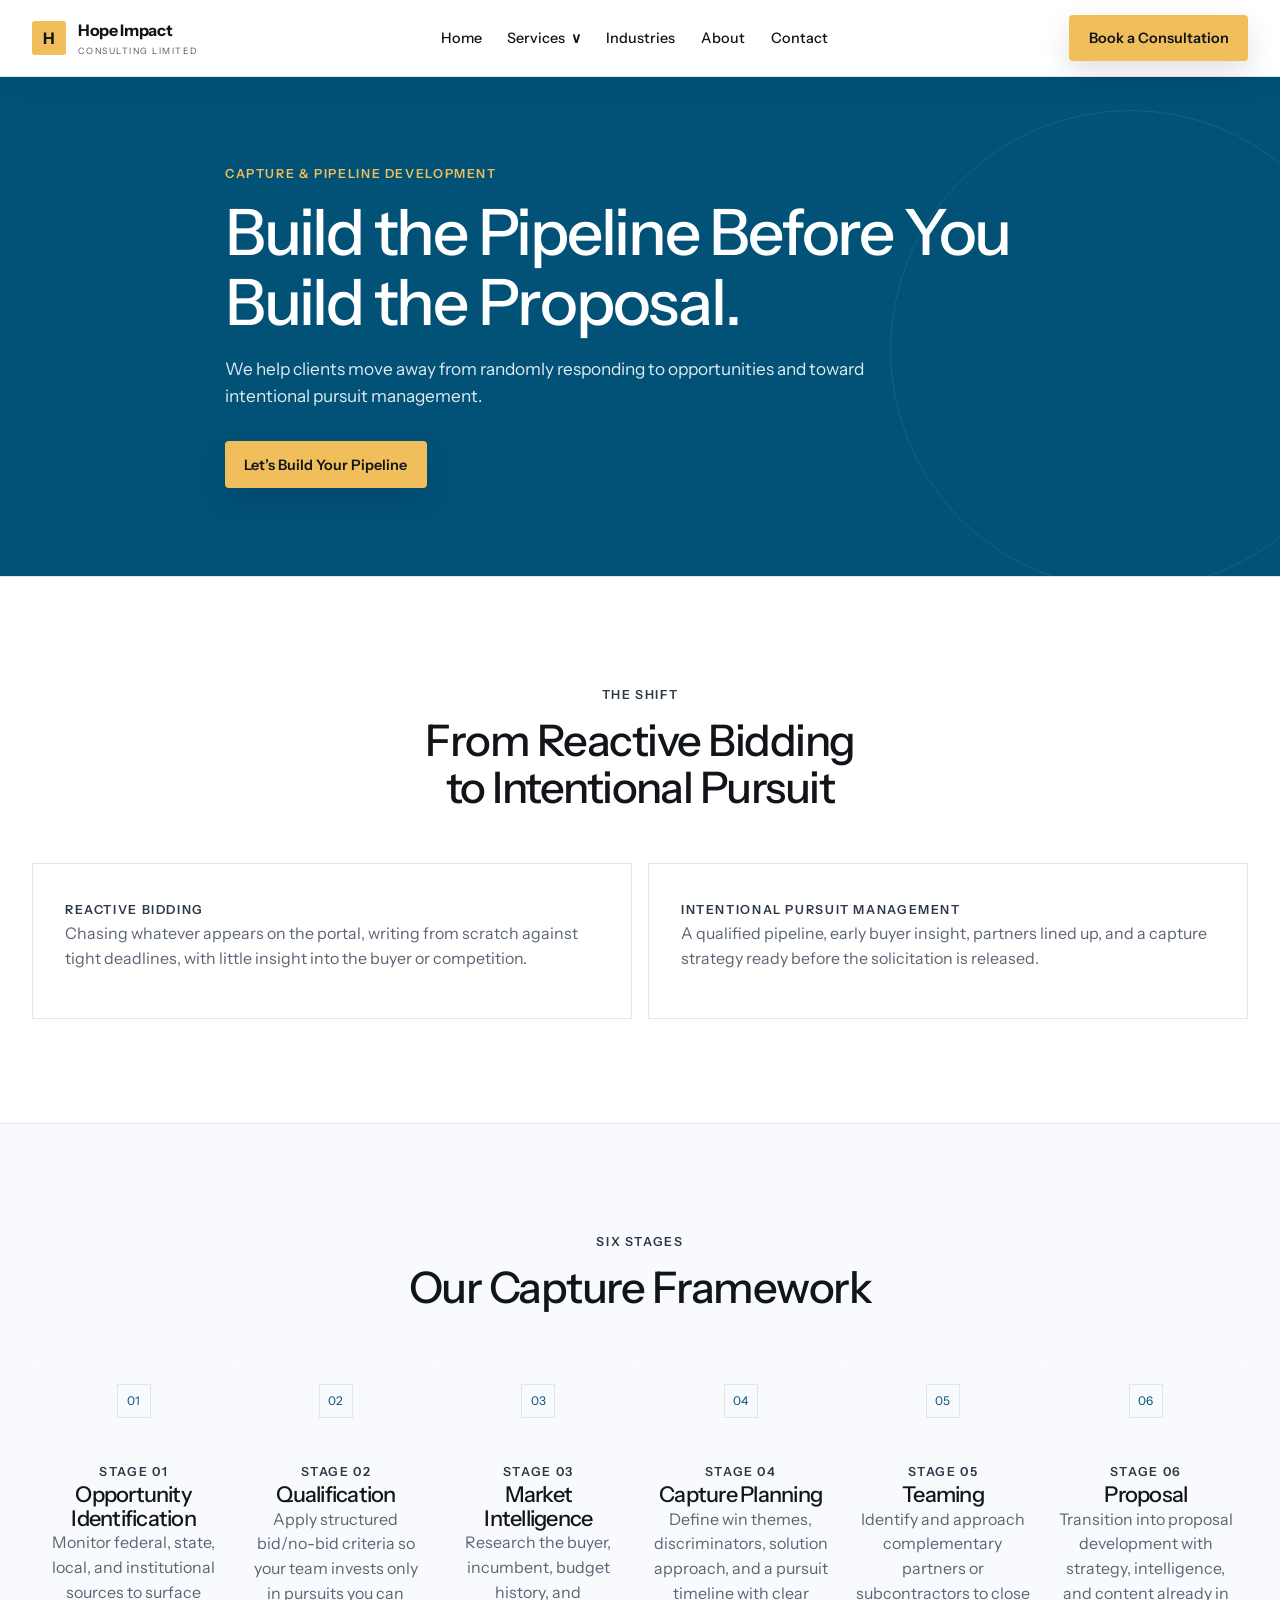
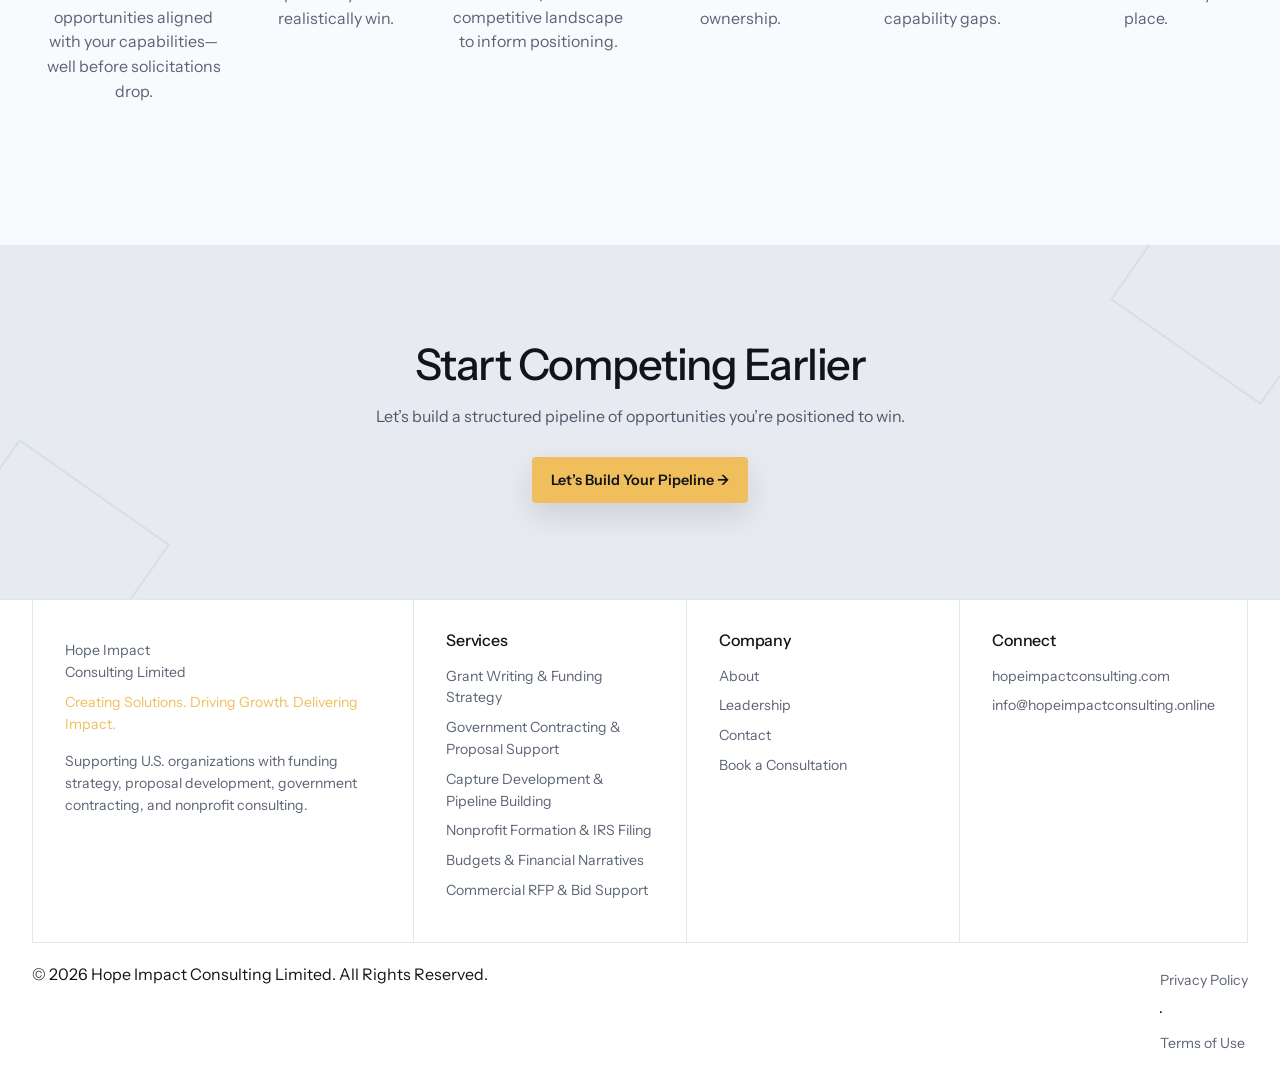
<file: capture-development.html>
<!doctype html>
<html lang="en">
  <head>
    <meta charset="utf-8" />
    <meta content="width=device-width,initial-scale=1" name="viewport" />
    <title>
      Capture &amp; Pipeline Development | Hope Impact Consulting Limited
    </title>
    <meta
      content="Build a qualified opportunity pipeline with research, bid/no-bid assessment, market intelligence, capture planning and teaming."
      name="description"
    />
    <meta content="#0e203e" name="theme-color" />
    <meta content="website" property="og:type" />
    <meta content="Capture &amp; Pipeline Development" property="og:title" />
    <meta
      content="Build a qualified opportunity pipeline with research, bid/no-bid assessment, market intelligence, capture planning and teaming."
      property="og:description"
    />
    <meta
      content="https://hopeimpactconsulting.com/capture-development.html"
      property="og:url"
    />
    <meta
      content="https://hopeimpactconsulting.com/images/consulting-team.svg"
      property="og:image"
    />
    <meta content="summary_large_image" name="twitter:card" />
    <link
      href="https://hopeimpactconsulting.com/capture-development.html"
      rel="canonical"
    />
    <link href="images/favicon.svg" rel="icon" type="image/svg+xml" />
    <link href="https://fonts.googleapis.com" rel="preconnect" />
    <link crossorigin="" href="https://fonts.gstatic.com" rel="preconnect" />
    <link
      href="https://fonts.googleapis.com/css2?family=Instrument+Sans:wght@400;500;600;700;800&amp;display=swap"
      rel="stylesheet"
    />
    <link href="css/style.css" rel="stylesheet" />
    <script type="application/ld+json">
      {
        "@context": "https://schema.org",
        "@type": "WebPage",
        "name": "Capture & Pipeline Development",
        "description": "Build a qualified opportunity pipeline with research, bid/no-bid assessment, market intelligence, capture planning and teaming.",
        "url": "https://hopeimpactconsulting.com/capture-development.html",
        "publisher": {
          "@type": "Organization",
          "name": "Hope Impact Consulting Limited",
          "url": "https://hopeimpactconsulting.com/",
          "email": "info@hopeimpactconsulting.online"
        }
      }
    </script>
    <script defer="" src="js/main.js"></script>
  </head>
  <body>
    <a class="skip-link" href="#main"> Skip to content </a>
    <header class="site-header">
      <div class="container nav-wrap">
        <a aria-label="Hope Impact home" class="brand" href="index.html">
          <span class="brand-mark"> H </span>
          <span>
            <strong> Hope Impact </strong>
            <small> CONSULTING LIMITED </small>
          </span>
        </a>
        <button
          aria-controls="primary-nav"
          aria-expanded="false"
          aria-label="Open navigation"
          class="menu-toggle"
        >
          <span> </span>
          <span> </span>
          <span> </span>
        </button>
        <nav aria-label="Main navigation" id="primary-nav">
          <a href="index.html"> Home </a>
          <div class="dropdown">
            <button
              aria-controls="services-menu"
              aria-expanded="false"
              class="dropdown-toggle"
            >
              Services
              <span>∨</span>
            </button>
            <div class="dropdown-menu" id="services-menu">
              <a href="services.html"> All services </a>
              <a href="grant-writing.html">
                Grant Writing &amp; Funding Strategy
              </a>
              <a href="government-contracting.html">
                Government Contracting &amp; Proposal Support
              </a>
              <a href="capture-development.html">
                Capture Development &amp; Pipeline Building
              </a>
              <a href="nonprofit-formation.html">
                Nonprofit Formation &amp; IRS Filing
              </a>
              <a href="budgets.html"> Budgets &amp; Financial Narratives </a>
              <a href="commercial-rfp.html">
                Commercial RFP &amp; Bid Support
              </a>
            </div>
          </div>
          <a href="industries.html"> Industries </a>
          <a href="about.html"> About </a>
          <a href="contact.html"> Contact </a>
        </nav>
        <a class="btn btn-gold nav-cta" href="contact.html#consultation">
          Book a Consultation
        </a>
      </div>
    </header>
    <main id="main">
      <section class="hero inner-hero">
        <div class="hero-orbit"></div>
        <div class="container hero-inner">
          <div class="eyebrow gold-text">
            CAPTURE &amp; PIPELINE DEVELOPMENT
          </div>
          <h1>
            Build the Pipeline Before You
            <br />
            Build the Proposal.
          </h1>
          <p>
            We help clients move away from randomly responding to opportunities
            and toward intentional pursuit management.
          </p>
          <div class="actions">
            <a class="btn btn-gold" href="contact.html#consultation">
              Let&rsquo;s Build Your Pipeline
            </a>
          </div>
        </div>
      </section>
      <section class="section">
        <div class="container">
          <div class="section-heading">
            <span class="eyebrow"> THE SHIFT </span>
            <h2>From Reactive Bidding to Intentional Pursuit</h2>
          </div>
          <div class="compare">
            <div>
              <span class="eyebrow"> REACTIVE BIDDING </span>
              <p>
                Chasing whatever appears on the portal, writing from scratch
                against tight deadlines, with little insight into the buyer or
                competition.
              </p>
            </div>
            <div>
              <span class="eyebrow"> INTENTIONAL PURSUIT MANAGEMENT </span>
              <p>
                A qualified pipeline, early buyer insight, partners lined up,
                and a capture strategy ready before the solicitation is
                released.
              </p>
            </div>
          </div>
        </div>
      </section>
      <section class="section cream">
        <div class="container">
          <div class="section-heading">
            <span class="eyebrow"> SIX STAGES </span>
            <h2>Our Capture Framework</h2>
          </div>
          <div class="capture-stages">
            <article>
              <span class="step-num"> 01 </span>
              <div>
                <span class="eyebrow"> STAGE 01 </span>
                <h3>Opportunity Identification</h3>
              </div>
              <p>
                Monitor federal, state, local, and institutional sources to
                surface opportunities aligned with your capabilities&mdash;well
                before solicitations drop.
              </p>
            </article>
            <article>
              <span class="step-num"> 02 </span>
              <div>
                <span class="eyebrow"> STAGE 02 </span>
                <h3>Qualification</h3>
              </div>
              <p>
                Apply structured bid/no-bid criteria so your team invests only
                in pursuits you can realistically win.
              </p>
            </article>
            <article>
              <span class="step-num"> 03 </span>
              <div>
                <span class="eyebrow"> STAGE 03 </span>
                <h3>Market Intelligence</h3>
              </div>
              <p>
                Research the buyer, incumbent, budget history, and competitive
                landscape to inform positioning.
              </p>
            </article>
            <article>
              <span class="step-num"> 04 </span>
              <div>
                <span class="eyebrow"> STAGE 04 </span>
                <h3>Capture Planning</h3>
              </div>
              <p>
                Define win themes, discriminators, solution approach, and a
                pursuit timeline with clear ownership.
              </p>
            </article>
            <article>
              <span class="step-num"> 05 </span>
              <div>
                <span class="eyebrow"> STAGE 05 </span>
                <h3>Teaming</h3>
              </div>
              <p>
                Identify and approach complementary partners or subcontractors
                to close capability gaps.
              </p>
            </article>
            <article>
              <span class="step-num"> 06 </span>
              <div>
                <span class="eyebrow"> STAGE 06 </span>
                <h3>Proposal</h3>
              </div>
              <p>
                Transition into proposal development with strategy,
                intelligence, and content already in place.
              </p>
            </article>
          </div>
        </div>
      </section>
      <section class="cta">
        <div class="container">
          <h2>Start Competing Earlier</h2>
          <p>
            Let&rsquo;s build a structured pipeline of opportunities
            you&rsquo;re positioned to win.
          </p>
          <a class="btn btn-gold" href="contact.html#consultation">
            Let&rsquo;s Build Your Pipeline &rarr;
          </a>
        </div>
      </section>
    </main>
    <footer class="footer">
      <div class="container footer-grid">
        <div>
          <a class="footer-brand" href="index.html">
            Hope Impact
            <br />
            Consulting Limited
          </a>
          <p class="gold-text">
            Creating Solutions. Driving Growth. Delivering Impact.
          </p>
          <p>
            Supporting U.S. organizations with funding strategy, proposal
            development, government contracting, and nonprofit consulting.
          </p>
        </div>
        <div>
          <h3>Services</h3>
          <a href="grant-writing.html">
            Grant Writing &amp; Funding Strategy
          </a>
          <a href="government-contracting.html">
            Government Contracting &amp; Proposal Support
          </a>
          <a href="capture-development.html">
            Capture Development &amp; Pipeline Building
          </a>
          <a href="nonprofit-formation.html">
            Nonprofit Formation &amp; IRS Filing
          </a>
          <a href="budgets.html"> Budgets &amp; Financial Narratives </a>
          <a href="commercial-rfp.html"> Commercial RFP &amp; Bid Support </a>
        </div>
        <div>
          <h3>Company</h3>
          <a href="about.html"> About </a>
          <a href="about.html#leadership"> Leadership </a>
          <a href="contact.html"> Contact </a>
          <a href="contact.html#consultation"> Book a Consultation </a>
        </div>
        <div>
          <h3>Connect</h3>
          <a href="https://hopeimpactconsulting.com/">
            hopeimpactconsulting.com
          </a>
          <a href="mailto:info@hopeimpactconsulting.online">
            info@hopeimpactconsulting.online
          </a>
        </div>
      </div>
      <div class="container footer-bottom">
        <span>
          &copy;
          <span id="year"> 2026 </span>
          Hope Impact Consulting Limited. All Rights Reserved.
        </span>
        <span>
          <a href="privacy.html"> Privacy Policy </a>
          &middot;
          <a href="terms.html"> Terms of Use </a>
        </span>
      </div>
    </footer>
  </body>
</html>
</file>
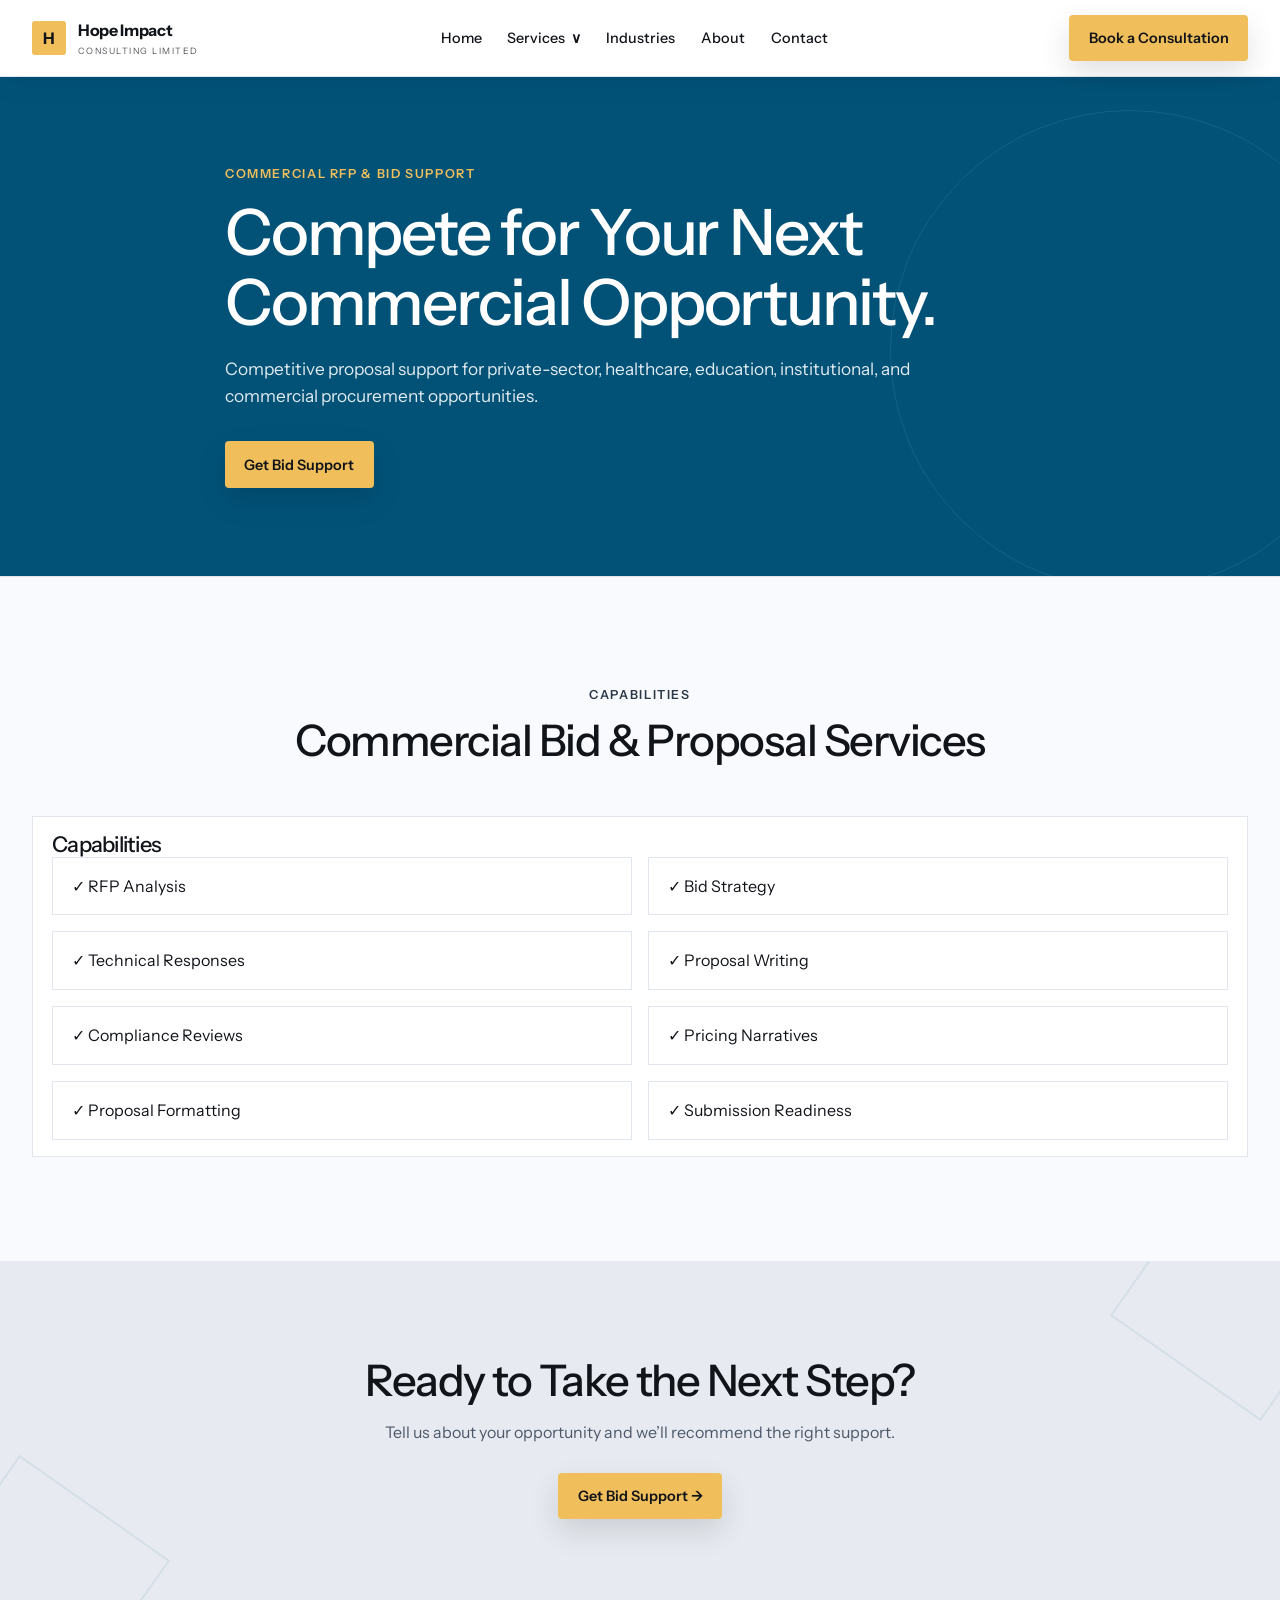
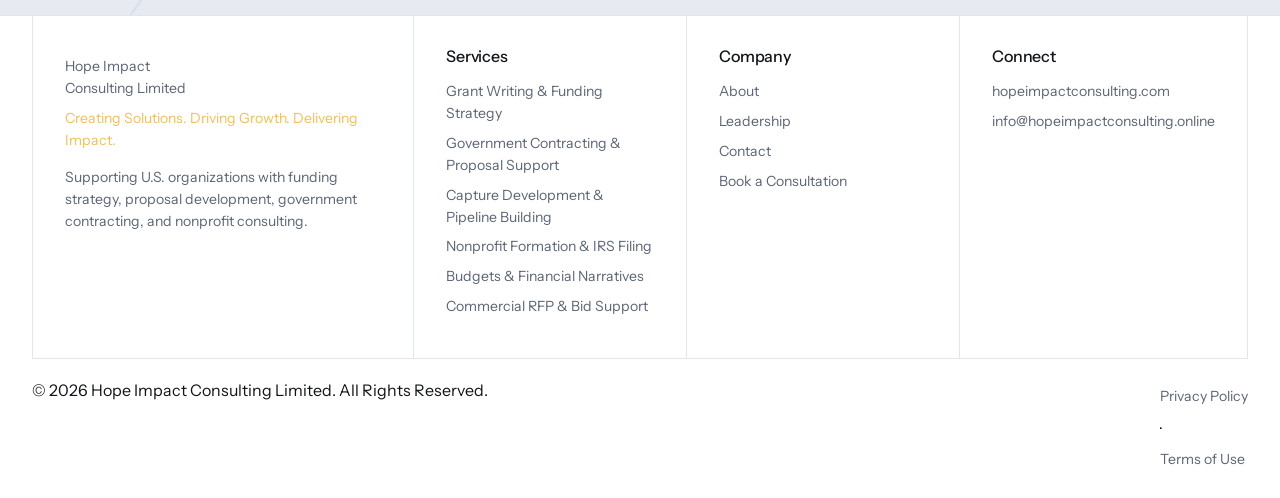
<file: commercial-rfp.html>
<!doctype html>
<html lang="en">
  <head>
    <meta charset="utf-8" />
    <meta content="width=device-width,initial-scale=1" name="viewport" />
    <title>
      Commercial RFP &amp; Bid Support | Hope Impact Consulting Limited
    </title>
    <meta
      content="Competitive proposal support for private-sector, healthcare, education, institutional, and commercial procurement opportunities."
      name="description"
    />
    <meta content="#0e203e" name="theme-color" />
    <meta content="website" property="og:type" />
    <meta content="Commercial RFP &amp; Bid Support" property="og:title" />
    <meta
      content="Competitive proposal support for private-sector, healthcare, education, institutional, and commercial procurement opportunities."
      property="og:description"
    />
    <meta
      content="https://hopeimpactconsulting.com/commercial-rfp.html"
      property="og:url"
    />
    <meta
      content="https://hopeimpactconsulting.com/images/consulting-team.svg"
      property="og:image"
    />
    <meta content="summary_large_image" name="twitter:card" />
    <link
      href="https://hopeimpactconsulting.com/commercial-rfp.html"
      rel="canonical"
    />
    <link href="images/favicon.svg" rel="icon" type="image/svg+xml" />
    <link href="https://fonts.googleapis.com" rel="preconnect" />
    <link crossorigin="" href="https://fonts.gstatic.com" rel="preconnect" />
    <link
      href="https://fonts.googleapis.com/css2?family=Instrument+Sans:wght@400;500;600;700;800&amp;display=swap"
      rel="stylesheet"
    />
    <link href="css/style.css" rel="stylesheet" />
    <script type="application/ld+json">
      {
        "@context": "https://schema.org",
        "@type": "WebPage",
        "name": "Commercial RFP & Bid Support",
        "description": "Competitive proposal support for private-sector, healthcare, education, institutional, and commercial procurement opportunities.",
        "url": "https://hopeimpactconsulting.com/commercial-rfp.html",
        "publisher": {
          "@type": "Organization",
          "name": "Hope Impact Consulting Limited",
          "url": "https://hopeimpactconsulting.com/",
          "email": "info@hopeimpactconsulting.online"
        }
      }
    </script>
    <script defer="" src="js/main.js"></script>
  </head>
  <body>
    <a class="skip-link" href="#main"> Skip to content </a>
    <header class="site-header">
      <div class="container nav-wrap">
        <a aria-label="Hope Impact home" class="brand" href="index.html">
          <span class="brand-mark"> H </span>
          <span>
            <strong> Hope Impact </strong>
            <small> CONSULTING LIMITED </small>
          </span>
        </a>
        <button
          aria-controls="primary-nav"
          aria-expanded="false"
          aria-label="Open navigation"
          class="menu-toggle"
        >
          <span> </span>
          <span> </span>
          <span> </span>
        </button>
        <nav aria-label="Main navigation" id="primary-nav">
          <a href="index.html"> Home </a>
          <div class="dropdown">
            <button
              aria-controls="services-menu"
              aria-expanded="false"
              class="dropdown-toggle"
            >
              Services
              <span>∨</span>
            </button>
            <div class="dropdown-menu" id="services-menu">
              <a href="services.html"> All services </a>
              <a href="grant-writing.html">
                Grant Writing &amp; Funding Strategy
              </a>
              <a href="government-contracting.html">
                Government Contracting &amp; Proposal Support
              </a>
              <a href="capture-development.html">
                Capture Development &amp; Pipeline Building
              </a>
              <a href="nonprofit-formation.html">
                Nonprofit Formation &amp; IRS Filing
              </a>
              <a href="budgets.html"> Budgets &amp; Financial Narratives </a>
              <a href="commercial-rfp.html">
                Commercial RFP &amp; Bid Support
              </a>
            </div>
          </div>
          <a href="industries.html"> Industries </a>
          <a href="about.html"> About </a>
          <a href="contact.html"> Contact </a>
        </nav>
        <a class="btn btn-gold nav-cta" href="contact.html#consultation">
          Book a Consultation
        </a>
      </div>
    </header>
    <main id="main">
      <section class="hero inner-hero">
        <div class="hero-orbit"></div>
        <div class="container hero-inner">
          <div class="eyebrow gold-text">Commercial RFP &amp; Bid Support</div>
          <h1>
            Compete for Your Next
            <br />
            Commercial Opportunity.
          </h1>
          <p>
            Competitive proposal support for private-sector, healthcare,
            education, institutional, and commercial procurement opportunities.
          </p>
          <div class="actions">
            <a class="btn btn-gold" href="contact.html#consultation">
              Get Bid Support
            </a>
          </div>
        </div>
      </section>
      <section class="section cream">
        <div class="container">
          <div class="section-heading">
            <span class="eyebrow"> CAPABILITIES </span>
            <h2>Commercial Bid &amp; Proposal Services</h2>
          </div>
          <div class="pill-group">
            <h3>Capabilities</h3>
            <div class="pill-grid">
              <span class="pill">
                <span aria-hidden="true"> &checkmark; </span>
                RFP Analysis
              </span>
              <span class="pill">
                <span aria-hidden="true"> &checkmark; </span>
                Bid Strategy
              </span>
              <span class="pill">
                <span aria-hidden="true"> &checkmark; </span>
                Technical Responses
              </span>
              <span class="pill">
                <span aria-hidden="true"> &checkmark; </span>
                Proposal Writing
              </span>
              <span class="pill">
                <span aria-hidden="true"> &checkmark; </span>
                Compliance Reviews
              </span>
              <span class="pill">
                <span aria-hidden="true"> &checkmark; </span>
                Pricing Narratives
              </span>
              <span class="pill">
                <span aria-hidden="true"> &checkmark; </span>
                Proposal Formatting
              </span>
              <span class="pill">
                <span aria-hidden="true"> &checkmark; </span>
                Submission Readiness
              </span>
            </div>
          </div>
        </div>
      </section>
      <section class="cta">
        <div class="container">
          <h2>Ready to Take the Next Step?</h2>
          <p>
            Tell us about your opportunity and we&rsquo;ll recommend the right
            support.
          </p>
          <a class="btn btn-gold" href="contact.html#consultation">
            Get Bid Support &rarr;
          </a>
        </div>
      </section>
    </main>
    <footer class="footer">
      <div class="container footer-grid">
        <div>
          <a class="footer-brand" href="index.html">
            Hope Impact
            <br />
            Consulting Limited
          </a>
          <p class="gold-text">
            Creating Solutions. Driving Growth. Delivering Impact.
          </p>
          <p>
            Supporting U.S. organizations with funding strategy, proposal
            development, government contracting, and nonprofit consulting.
          </p>
        </div>
        <div>
          <h3>Services</h3>
          <a href="grant-writing.html">
            Grant Writing &amp; Funding Strategy
          </a>
          <a href="government-contracting.html">
            Government Contracting &amp; Proposal Support
          </a>
          <a href="capture-development.html">
            Capture Development &amp; Pipeline Building
          </a>
          <a href="nonprofit-formation.html">
            Nonprofit Formation &amp; IRS Filing
          </a>
          <a href="budgets.html"> Budgets &amp; Financial Narratives </a>
          <a href="commercial-rfp.html"> Commercial RFP &amp; Bid Support </a>
        </div>
        <div>
          <h3>Company</h3>
          <a href="about.html"> About </a>
          <a href="about.html#leadership"> Leadership </a>
          <a href="contact.html"> Contact </a>
          <a href="contact.html#consultation"> Book a Consultation </a>
        </div>
        <div>
          <h3>Connect</h3>
          <a href="https://hopeimpactconsulting.com/">
            hopeimpactconsulting.com
          </a>
          <a href="mailto:info@hopeimpactconsulting.online">
            info@hopeimpactconsulting.online
          </a>
        </div>
      </div>
      <div class="container footer-bottom">
        <span>
          &copy;
          <span id="year"> 2026 </span>
          Hope Impact Consulting Limited. All Rights Reserved.
        </span>
        <span>
          <a href="privacy.html"> Privacy Policy </a>
          &middot;
          <a href="terms.html"> Terms of Use </a>
        </span>
      </div>
    </footer>
  </body>
</html>
</file>
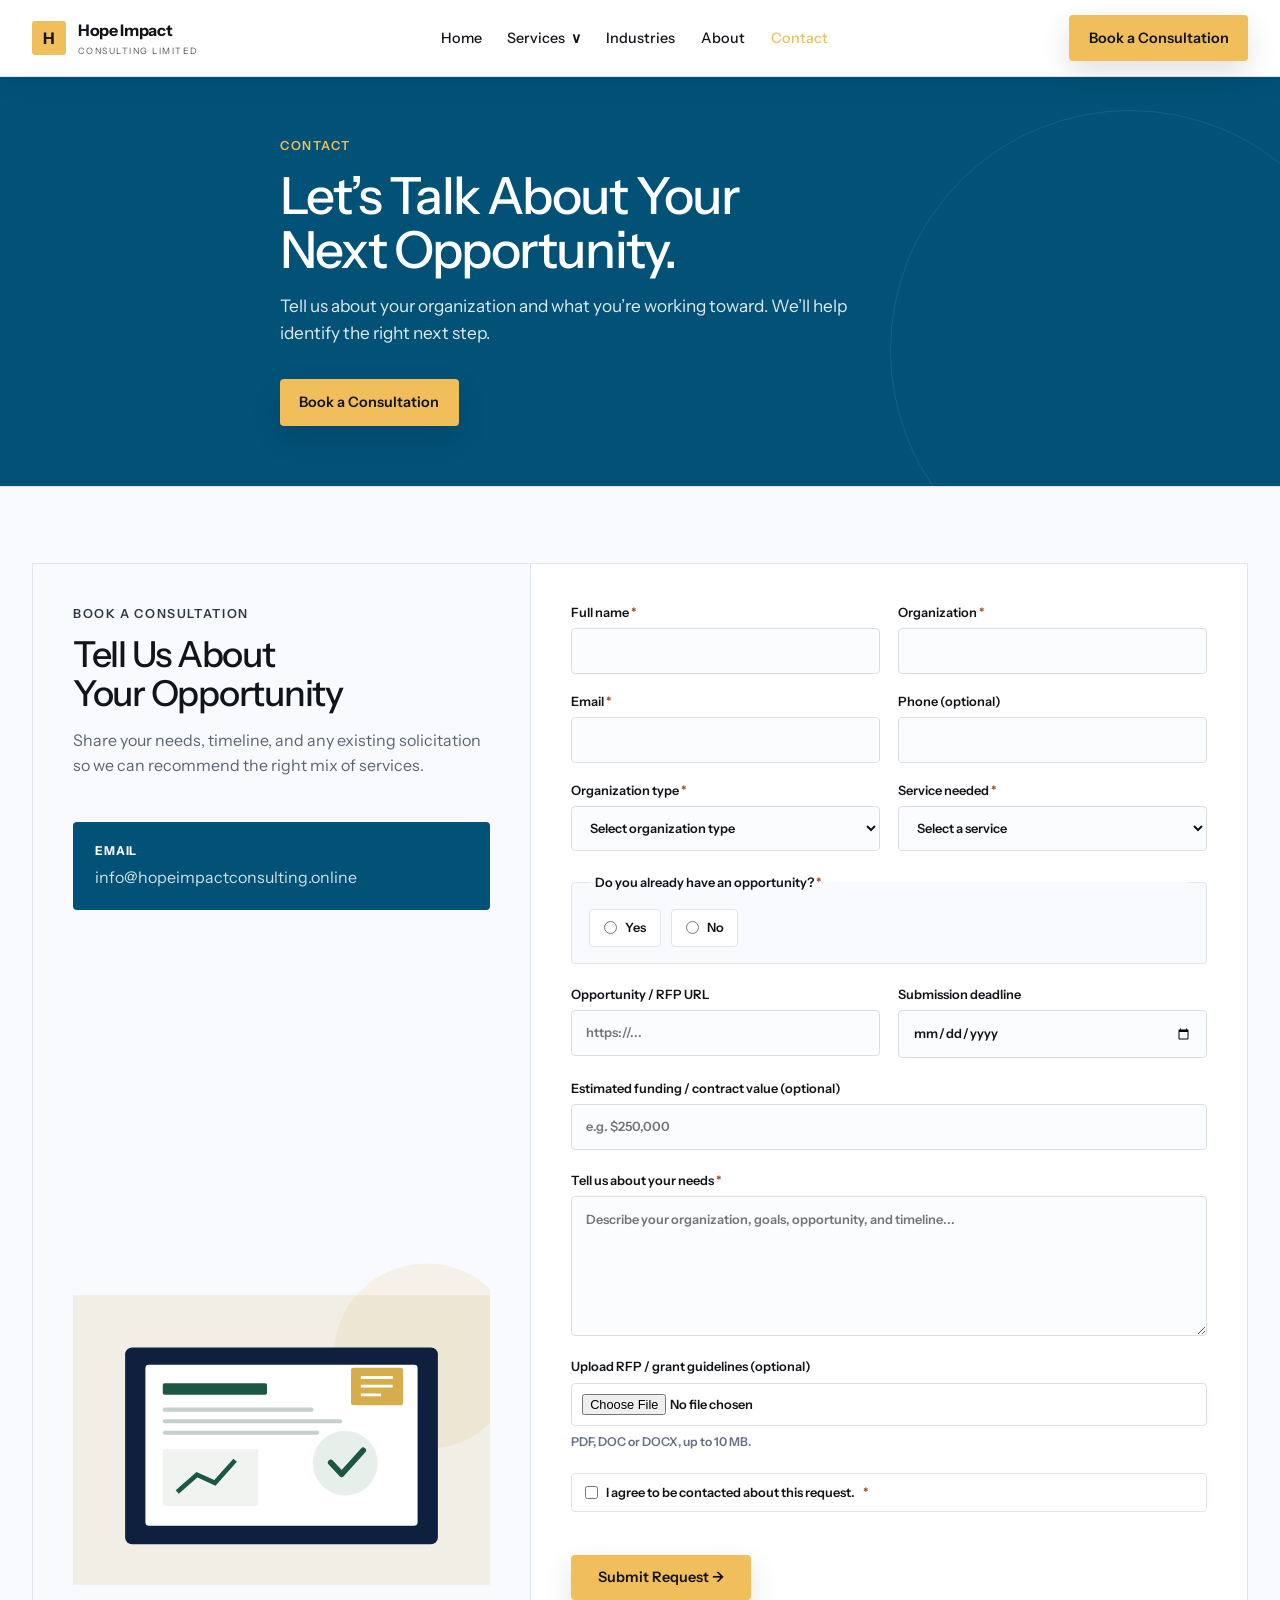
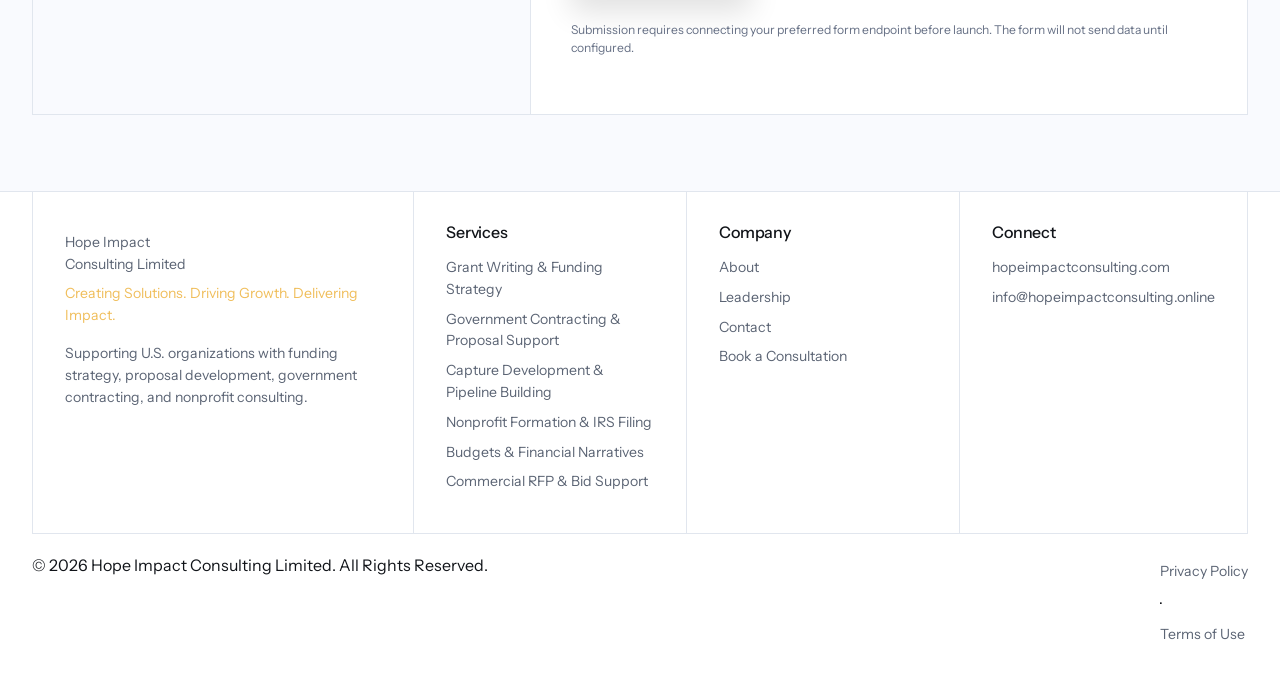
<file: contact.html>
<!doctype html>
<html lang="en">
  <head>
    <meta charset="utf-8" />
    <meta content="width=device-width,initial-scale=1" name="viewport" />
    <title>
      Contact &amp; Book a Consultation | Hope Impact Consulting Limited
    </title>
    <meta
      content="Discuss grant writing, government proposals, capture development, nonprofit formation or other funding and contracting needs."
      name="description"
    />
    <meta content="#0e203e" name="theme-color" />
    <meta content="website" property="og:type" />
    <meta content="Contact &amp; Book a Consultation" property="og:title" />
    <meta
      content="Discuss grant writing, government proposals, capture development, nonprofit formation or other funding and contracting needs."
      property="og:description"
    />
    <meta
      content="https://hopeimpactconsulting.com/contact.html"
      property="og:url"
    />
    <meta
      content="https://hopeimpactconsulting.com/images/consulting-team.svg"
      property="og:image"
    />
    <meta content="summary_large_image" name="twitter:card" />
    <link
      href="https://hopeimpactconsulting.com/contact.html"
      rel="canonical"
    />
    <link href="images/favicon.svg" rel="icon" type="image/svg+xml" />
    <link href="https://fonts.googleapis.com" rel="preconnect" />
    <link crossorigin="" href="https://fonts.gstatic.com" rel="preconnect" />
    <link
      href="https://fonts.googleapis.com/css2?family=Instrument+Sans:wght@400;500;600;700;800&amp;display=swap"
      rel="stylesheet"
    />
    <link href="css/style.css" rel="stylesheet" />
    <script type="application/ld+json">
      {
        "@context": "https://schema.org",
        "@type": "WebPage",
        "name": "Contact & Book a Consultation",
        "description": "Discuss grant writing, government proposals, capture development, nonprofit formation or other funding and contracting needs.",
        "url": "https://hopeimpactconsulting.com/contact.html",
        "publisher": {
          "@type": "Organization",
          "name": "Hope Impact Consulting Limited",
          "url": "https://hopeimpactconsulting.com/",
          "email": "info@hopeimpactconsulting.online"
        }
      }
    </script>
    <script defer="" src="js/main.js"></script>
  </head>
  <body>
    <a class="skip-link" href="#main"> Skip to content </a>
    <header class="site-header">
      <div class="container nav-wrap">
        <a aria-label="Hope Impact home" class="brand" href="index.html">
          <span class="brand-mark"> H </span>
          <span>
            <strong> Hope Impact </strong>
            <small> CONSULTING LIMITED </small>
          </span>
        </a>
        <button
          aria-controls="primary-nav"
          aria-expanded="false"
          aria-label="Open navigation"
          class="menu-toggle"
        >
          <span> </span>
          <span> </span>
          <span> </span>
        </button>
        <nav aria-label="Main navigation" id="primary-nav">
          <a href="index.html"> Home </a>
          <div class="dropdown">
            <button
              aria-controls="services-menu"
              aria-expanded="false"
              class="dropdown-toggle"
            >
              Services
              <span>∨</span>
            </button>
            <div class="dropdown-menu" id="services-menu">
              <a href="services.html"> All services </a>
              <a href="grant-writing.html">
                Grant Writing &amp; Funding Strategy
              </a>
              <a href="government-contracting.html">
                Government Contracting &amp; Proposal Support
              </a>
              <a href="capture-development.html">
                Capture Development &amp; Pipeline Building
              </a>
              <a href="nonprofit-formation.html">
                Nonprofit Formation &amp; IRS Filing
              </a>
              <a href="budgets.html"> Budgets &amp; Financial Narratives </a>
              <a href="commercial-rfp.html">
                Commercial RFP &amp; Bid Support
              </a>
            </div>
          </div>
          <a href="industries.html"> Industries </a>
          <a href="about.html"> About </a>
          <a aria-current="page" href="contact.html"> Contact </a>
        </nav>
        <a class="btn btn-gold nav-cta" href="contact.html#consultation">
          Book a Consultation
        </a>
      </div>
    </header>
    <main id="main">
      <section class="hero inner-hero contact-hero">
        <div class="hero-orbit"></div>
        <div class="container hero-inner">
          <div class="eyebrow gold-text">CONTACT</div>
          <h1>
            Let&rsquo;s Talk About Your
            <br />
            Next Opportunity.
          </h1>
          <p>
            Tell us about your organization and what you&rsquo;re working
            toward. We&rsquo;ll help identify the right next step.
          </p>
          <div class="actions">
            <a class="btn btn-gold" href="contact.html#consultation">
              Book a Consultation
            </a>
          </div>
        </div>
      </section>
      <section class="section cream" id="consultation">
        <div class="container contact-layout">
          <div>
            <span class="eyebrow"> BOOK A CONSULTATION </span>
            <h2>Tell Us About Your Opportunity</h2>
            <p>
              Share your needs, timeline, and any existing solicitation so we
              can recommend the right mix of services.
            </p>
            <div class="contact-detail">
              <strong> Email </strong>
              <a href="mailto:info@hopeimpactconsulting.online">
                info@hopeimpactconsulting.online
              </a>
            </div>
            <img
              alt="Illustration of an organized proposal review workspace"
              class="contact-illustration"
              height="500"
              loading="lazy"
              src="images/proposal-review.svg"
              width="720"
            />
          </div>
          <form
            class="contact-form"
            enctype="multipart/form-data"
            id="consultation-form"
            method="post"
          >
            <div class="form-grid">
              <label>
                Full name
                <span> * </span>
                <input
                  autocomplete="name"
                  maxlength="120"
                  name="name"
                  required=""
                />
              </label>
              <label>
                Organization
                <span> * </span>
                <input
                  autocomplete="organization"
                  maxlength="160"
                  name="organization"
                  required=""
                />
              </label>
              <label>
                Email
                <span> * </span>
                <input
                  autocomplete="email"
                  name="email"
                  required=""
                  type="email"
                />
              </label>
              <label>
                Phone (optional)
                <input autocomplete="tel" name="phone" type="tel" />
              </label>
              <label>
                Organization type
                <span> * </span>
                <select name="organization_type" required="">
                  <option value="">Select organization type</option>
                  <option>Nonprofit</option>
                  <option>Government contractor</option>
                  <option>Small business</option>
                  <option>Startup</option>
                  <option>Healthcare organization</option>
                  <option>Education organization</option>
                  <option>Other</option>
                </select>
              </label>
              <label>
                Service needed
                <span> * </span>
                <select name="service" required="">
                  <option value="">Select a service</option>
                  <option>Grant Writing &amp; Funding Strategy</option>
                  <option>Government Contracting &amp; Proposal Support</option>
                  <option>Capture Development &amp; Pipeline Building</option>
                  <option>Nonprofit Formation &amp; IRS Filing</option>
                  <option>Budgets &amp; Financial Narratives</option>
                  <option>Commercial RFP &amp; Bid Support</option>
                  <option>Not sure yet</option>
                </select>
              </label>
            </div>
            <fieldset>
              <legend>
                Do you already have an opportunity?
                <span> * </span>
              </legend>
              <label class="radio">
                <input
                  name="has_opportunity"
                  required=""
                  type="radio"
                  value="yes"
                />
                Yes
              </label>
              <label class="radio">
                <input name="has_opportunity" type="radio" value="no" />
                No
              </label>
            </fieldset>
            <div class="form-grid" hidden="" id="opportunity-details">
              <label>
                Opportunity / RFP URL
                <input
                  name="opportunity_url"
                  placeholder="https://..."
                  type="url"
                />
              </label>
              <label>
                Submission deadline
                <input name="deadline" type="date" />
              </label>
            </div>
            <label>
              Estimated funding / contract value (optional)
              <input name="estimated_value" placeholder="e.g. $250,000" />
            </label>
            <label>
              Tell us about your needs
              <span> * </span>
              <textarea
                minlength="15"
                name="message"
                placeholder="Describe your organization, goals, opportunity, and timeline..."
                required=""
                rows="6"
              ></textarea>
            </label>
            <label>
              Upload RFP / grant guidelines (optional)
              <input
                accept=".pdf,.doc,.docx"
                aria-describedby="file-help"
                name="attachment"
                type="file"
              />
              <small id="file-help"> PDF, DOC or DOCX, up to 10 MB. </small>
            </label>
            <label class="radio">
              <input name="consent" required="" type="checkbox" />
              I agree to be contacted about this request.
              <span> * </span>
            </label>
            <div aria-live="polite" id="form-message" role="status"></div>
            <button class="btn btn-gold" type="submit">
              Submit Request &rarr;
            </button>
            <p class="muted">
              Submission requires connecting your preferred form endpoint before
              launch. The form will not send data until configured.
            </p>
          </form>
        </div>
      </section>
    </main>
    <footer class="footer">
      <div class="container footer-grid">
        <div>
          <a class="footer-brand" href="index.html">
            Hope Impact
            <br />
            Consulting Limited
          </a>
          <p class="gold-text">
            Creating Solutions. Driving Growth. Delivering Impact.
          </p>
          <p>
            Supporting U.S. organizations with funding strategy, proposal
            development, government contracting, and nonprofit consulting.
          </p>
        </div>
        <div>
          <h3>Services</h3>
          <a href="grant-writing.html">
            Grant Writing &amp; Funding Strategy
          </a>
          <a href="government-contracting.html">
            Government Contracting &amp; Proposal Support
          </a>
          <a href="capture-development.html">
            Capture Development &amp; Pipeline Building
          </a>
          <a href="nonprofit-formation.html">
            Nonprofit Formation &amp; IRS Filing
          </a>
          <a href="budgets.html"> Budgets &amp; Financial Narratives </a>
          <a href="commercial-rfp.html"> Commercial RFP &amp; Bid Support </a>
        </div>
        <div>
          <h3>Company</h3>
          <a href="about.html"> About </a>
          <a href="about.html#leadership"> Leadership </a>
          <a href="contact.html"> Contact </a>
          <a href="contact.html#consultation"> Book a Consultation </a>
        </div>
        <div>
          <h3>Connect</h3>
          <a href="https://hopeimpactconsulting.com/">
            hopeimpactconsulting.com
          </a>
          <a href="mailto:info@hopeimpactconsulting.online">
            info@hopeimpactconsulting.online
          </a>
        </div>
      </div>
      <div class="container footer-bottom">
        <span>
          &copy;
          <span id="year"> 2026 </span>
          Hope Impact Consulting Limited. All Rights Reserved.
        </span>
        <span>
          <a href="privacy.html"> Privacy Policy </a>
          &middot;
          <a href="terms.html"> Terms of Use </a>
        </span>
      </div>
    </footer>
  </body>
</html>
</file>
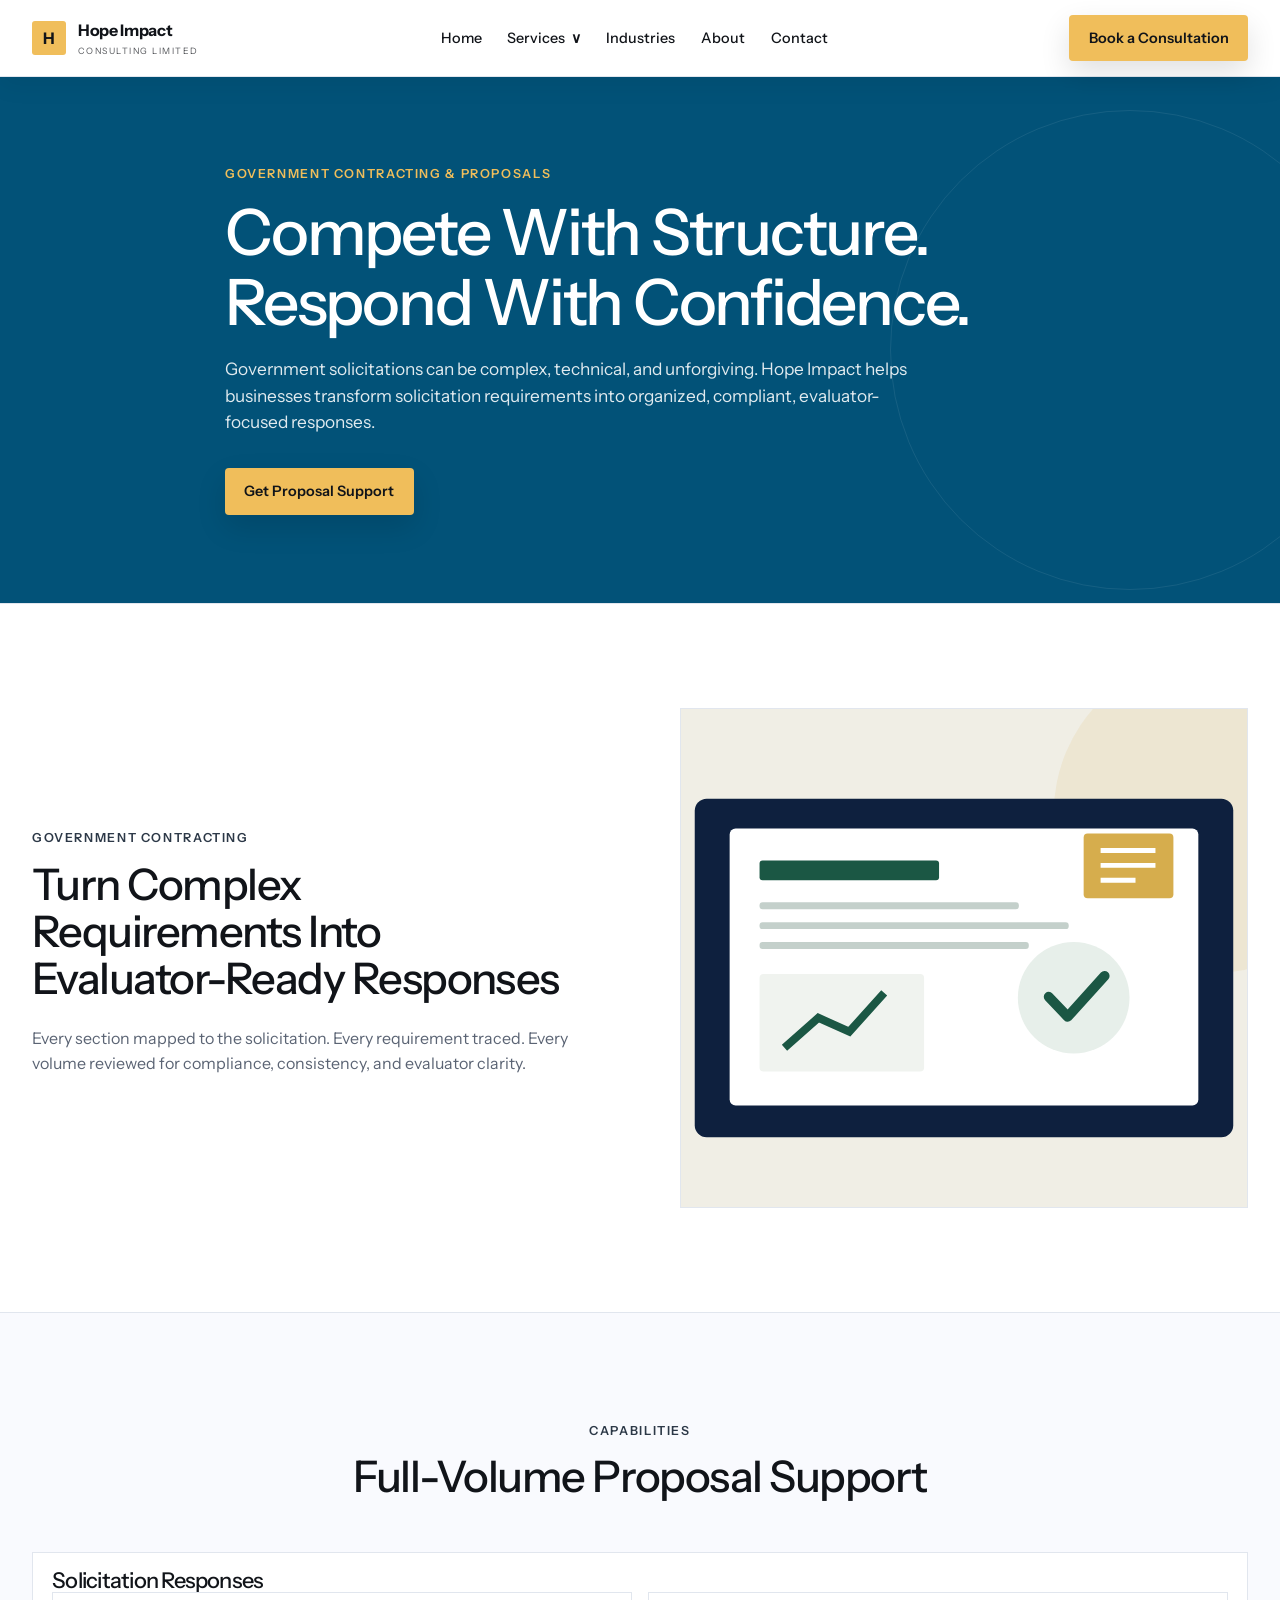
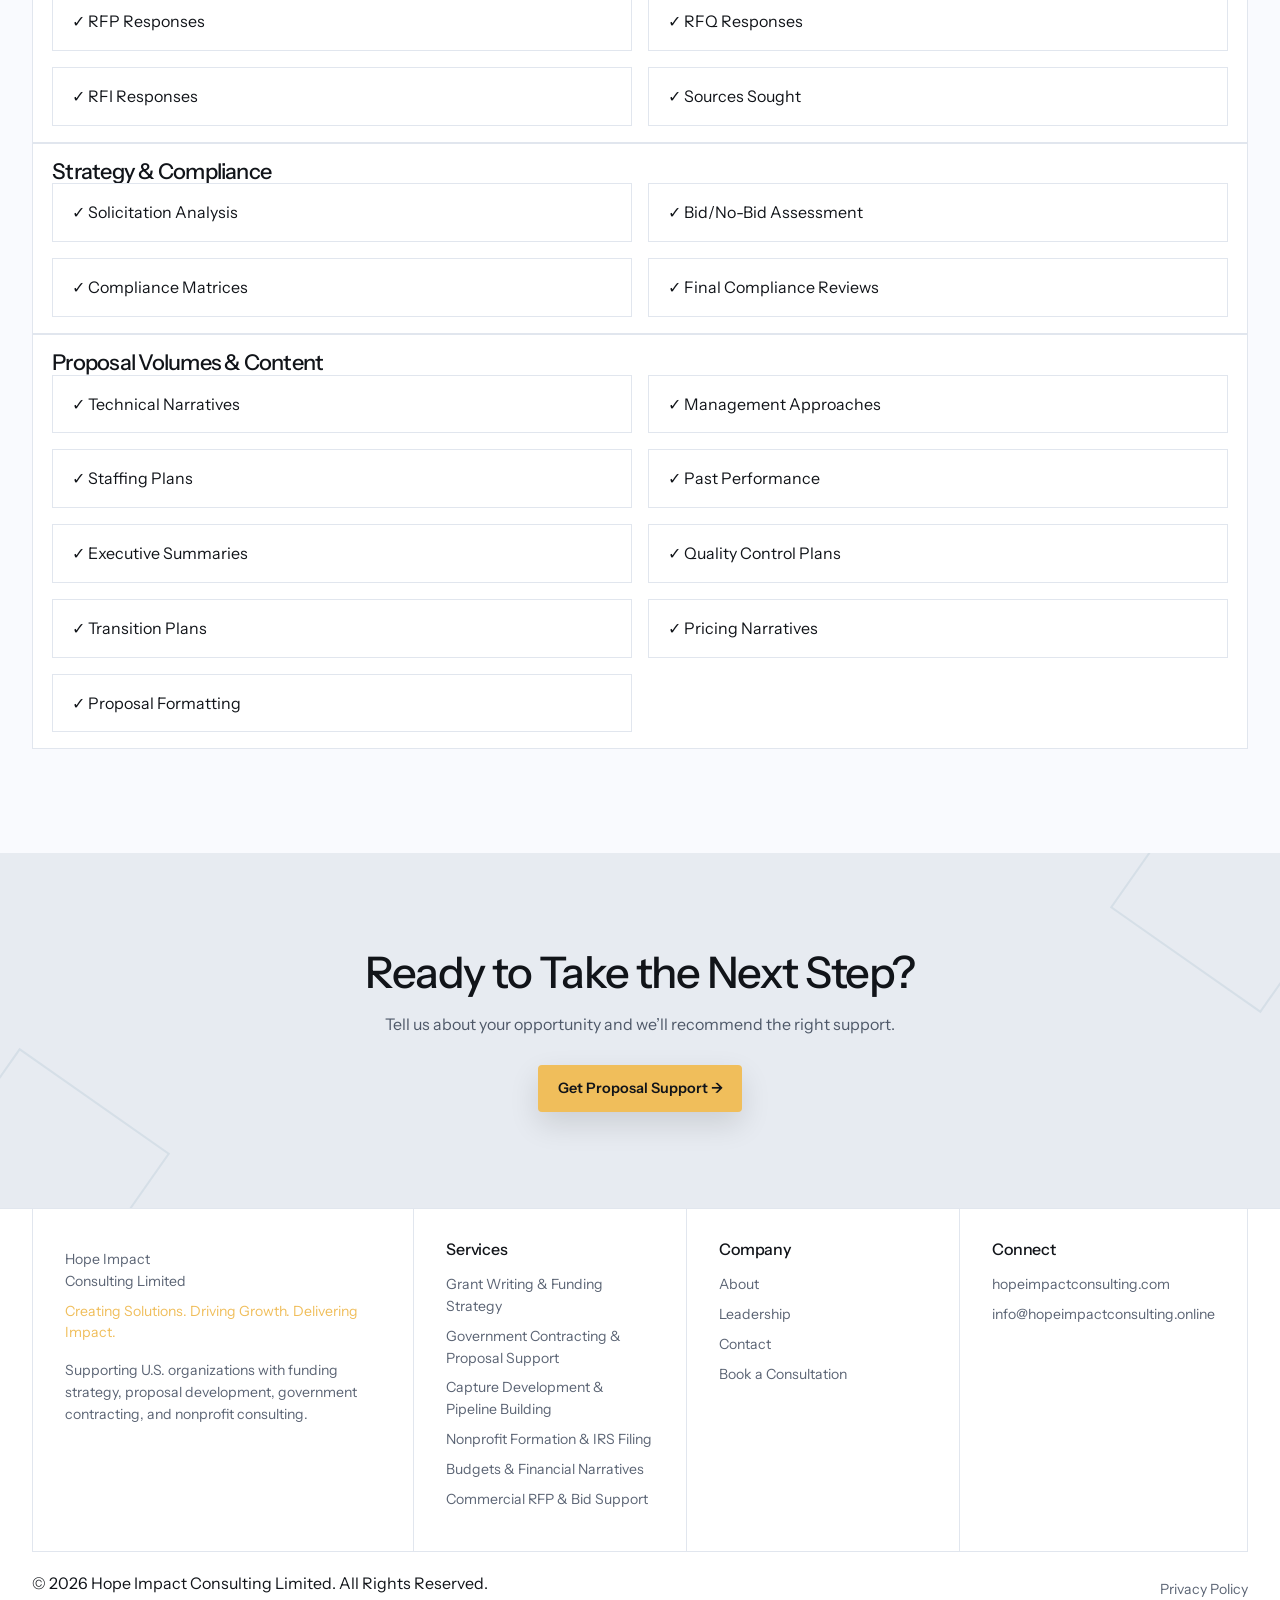
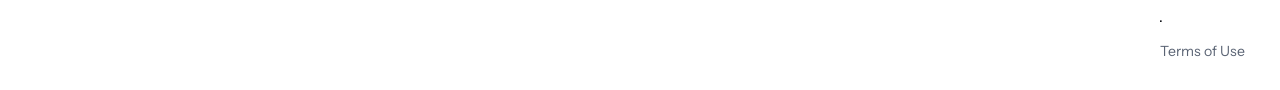
<file: government-contracting.html>
<!doctype html>
<html lang="en">
  <head>
    <meta charset="utf-8" />
    <meta content="width=device-width,initial-scale=1" name="viewport" />
    <title>
      Government Contracting &amp; Proposals | Hope Impact Consulting Limited
    </title>
    <meta
      content="Government solicitations can be complex, technical, and unforgiving. Hope Impact helps businesses transform solicitation requirements into organized, compliant, evaluator-focused responses."
      name="description"
    />
    <meta content="#0e203e" name="theme-color" />
    <meta content="website" property="og:type" />
    <meta
      content="Government Contracting &amp; Proposals"
      property="og:title"
    />
    <meta
      content="Government solicitations can be complex, technical, and unforgiving. Hope Impact helps businesses transform solicitation requirements into organized, compliant, evaluator-focused responses."
      property="og:description"
    />
    <meta
      content="https://hopeimpactconsulting.com/government-contracting.html"
      property="og:url"
    />
    <meta
      content="https://hopeimpactconsulting.com/images/consulting-team.svg"
      property="og:image"
    />
    <meta content="summary_large_image" name="twitter:card" />
    <link
      href="https://hopeimpactconsulting.com/government-contracting.html"
      rel="canonical"
    />
    <link href="images/favicon.svg" rel="icon" type="image/svg+xml" />
    <link href="https://fonts.googleapis.com" rel="preconnect" />
    <link crossorigin="" href="https://fonts.gstatic.com" rel="preconnect" />
    <link
      href="https://fonts.googleapis.com/css2?family=Instrument+Sans:wght@400;500;600;700;800&amp;display=swap"
      rel="stylesheet"
    />
    <link href="css/style.css" rel="stylesheet" />
    <script type="application/ld+json">
      {
        "@context": "https://schema.org",
        "@type": "WebPage",
        "name": "Government Contracting & Proposals",
        "description": "Government solicitations can be complex, technical, and unforgiving. Hope Impact helps businesses transform solicitation requirements into organized, compliant, evaluator-focused responses.",
        "url": "https://hopeimpactconsulting.com/government-contracting.html",
        "publisher": {
          "@type": "Organization",
          "name": "Hope Impact Consulting Limited",
          "url": "https://hopeimpactconsulting.com/",
          "email": "info@hopeimpactconsulting.online"
        }
      }
    </script>
    <script defer="" src="js/main.js"></script>
  </head>
  <body>
    <a class="skip-link" href="#main"> Skip to content </a>
    <header class="site-header">
      <div class="container nav-wrap">
        <a aria-label="Hope Impact home" class="brand" href="index.html">
          <span class="brand-mark"> H </span>
          <span>
            <strong> Hope Impact </strong>
            <small> CONSULTING LIMITED </small>
          </span>
        </a>
        <button
          aria-controls="primary-nav"
          aria-expanded="false"
          aria-label="Open navigation"
          class="menu-toggle"
        >
          <span> </span>
          <span> </span>
          <span> </span>
        </button>
        <nav aria-label="Main navigation" id="primary-nav">
          <a href="index.html"> Home </a>
          <div class="dropdown">
            <button
              aria-controls="services-menu"
              aria-expanded="false"
              class="dropdown-toggle"
            >
              Services
              <span>∨</span>
            </button>
            <div class="dropdown-menu" id="services-menu">
              <a href="services.html"> All services </a>
              <a href="grant-writing.html">
                Grant Writing &amp; Funding Strategy
              </a>
              <a href="government-contracting.html">
                Government Contracting &amp; Proposal Support
              </a>
              <a href="capture-development.html">
                Capture Development &amp; Pipeline Building
              </a>
              <a href="nonprofit-formation.html">
                Nonprofit Formation &amp; IRS Filing
              </a>
              <a href="budgets.html"> Budgets &amp; Financial Narratives </a>
              <a href="commercial-rfp.html">
                Commercial RFP &amp; Bid Support
              </a>
            </div>
          </div>
          <a href="industries.html"> Industries </a>
          <a href="about.html"> About </a>
          <a href="contact.html"> Contact </a>
        </nav>
        <a class="btn btn-gold nav-cta" href="contact.html#consultation">
          Book a Consultation
        </a>
      </div>
    </header>
    <main id="main">
      <section class="hero inner-hero">
        <div class="hero-orbit"></div>
        <div class="container hero-inner">
          <div class="eyebrow gold-text">
            Government Contracting &amp; Proposals
          </div>
          <h1>
            Compete With Structure.
            <br />
            Respond With Confidence.
          </h1>
          <p>
            Government solicitations can be complex, technical, and unforgiving.
            Hope Impact helps businesses transform solicitation requirements
            into organized, compliant, evaluator-focused responses.
          </p>
          <div class="actions">
            <a class="btn btn-gold" href="contact.html#consultation">
              Get Proposal Support
            </a>
          </div>
        </div>
      </section>
      <section class="section">
        <div class="container split">
          <div>
            <span class="eyebrow"> GOVERNMENT CONTRACTING </span>
            <h2>Turn Complex Requirements Into Evaluator-Ready Responses</h2>
            <p>
              Every section mapped to the solicitation. Every requirement
              traced. Every volume reviewed for compliance, consistency, and
              evaluator clarity.
            </p>
          </div>
          <img
            alt="Illustration of proposal specialists reviewing contract documents"
            class="feature-img"
            height="500"
            loading="lazy"
            src="images/proposal-review.svg"
            width="720"
          />
        </div>
      </section>
      <section class="section cream">
        <div class="container">
          <div class="section-heading">
            <span class="eyebrow"> CAPABILITIES </span>
            <h2>Full-Volume Proposal Support</h2>
          </div>
          <div class="pill-group">
            <h3>Solicitation Responses</h3>
            <div class="pill-grid">
              <span class="pill">
                <span aria-hidden="true"> &checkmark; </span>
                RFP Responses
              </span>
              <span class="pill">
                <span aria-hidden="true"> &checkmark; </span>
                RFQ Responses
              </span>
              <span class="pill">
                <span aria-hidden="true"> &checkmark; </span>
                RFI Responses
              </span>
              <span class="pill">
                <span aria-hidden="true"> &checkmark; </span>
                Sources Sought
              </span>
            </div>
          </div>
          <div class="pill-group">
            <h3>Strategy &amp; Compliance</h3>
            <div class="pill-grid">
              <span class="pill">
                <span aria-hidden="true"> &checkmark; </span>
                Solicitation Analysis
              </span>
              <span class="pill">
                <span aria-hidden="true"> &checkmark; </span>
                Bid/No-Bid Assessment
              </span>
              <span class="pill">
                <span aria-hidden="true"> &checkmark; </span>
                Compliance Matrices
              </span>
              <span class="pill">
                <span aria-hidden="true"> &checkmark; </span>
                Final Compliance Reviews
              </span>
            </div>
          </div>
          <div class="pill-group">
            <h3>Proposal Volumes &amp; Content</h3>
            <div class="pill-grid">
              <span class="pill">
                <span aria-hidden="true"> &checkmark; </span>
                Technical Narratives
              </span>
              <span class="pill">
                <span aria-hidden="true"> &checkmark; </span>
                Management Approaches
              </span>
              <span class="pill">
                <span aria-hidden="true"> &checkmark; </span>
                Staffing Plans
              </span>
              <span class="pill">
                <span aria-hidden="true"> &checkmark; </span>
                Past Performance
              </span>
              <span class="pill">
                <span aria-hidden="true"> &checkmark; </span>
                Executive Summaries
              </span>
              <span class="pill">
                <span aria-hidden="true"> &checkmark; </span>
                Quality Control Plans
              </span>
              <span class="pill">
                <span aria-hidden="true"> &checkmark; </span>
                Transition Plans
              </span>
              <span class="pill">
                <span aria-hidden="true"> &checkmark; </span>
                Pricing Narratives
              </span>
              <span class="pill">
                <span aria-hidden="true"> &checkmark; </span>
                Proposal Formatting
              </span>
            </div>
          </div>
        </div>
      </section>
      <section class="cta">
        <div class="container">
          <h2>Ready to Take the Next Step?</h2>
          <p>
            Tell us about your opportunity and we&rsquo;ll recommend the right
            support.
          </p>
          <a class="btn btn-gold" href="contact.html#consultation">
            Get Proposal Support &rarr;
          </a>
        </div>
      </section>
    </main>
    <footer class="footer">
      <div class="container footer-grid">
        <div>
          <a class="footer-brand" href="index.html">
            Hope Impact
            <br />
            Consulting Limited
          </a>
          <p class="gold-text">
            Creating Solutions. Driving Growth. Delivering Impact.
          </p>
          <p>
            Supporting U.S. organizations with funding strategy, proposal
            development, government contracting, and nonprofit consulting.
          </p>
        </div>
        <div>
          <h3>Services</h3>
          <a href="grant-writing.html">
            Grant Writing &amp; Funding Strategy
          </a>
          <a href="government-contracting.html">
            Government Contracting &amp; Proposal Support
          </a>
          <a href="capture-development.html">
            Capture Development &amp; Pipeline Building
          </a>
          <a href="nonprofit-formation.html">
            Nonprofit Formation &amp; IRS Filing
          </a>
          <a href="budgets.html"> Budgets &amp; Financial Narratives </a>
          <a href="commercial-rfp.html"> Commercial RFP &amp; Bid Support </a>
        </div>
        <div>
          <h3>Company</h3>
          <a href="about.html"> About </a>
          <a href="about.html#leadership"> Leadership </a>
          <a href="contact.html"> Contact </a>
          <a href="contact.html#consultation"> Book a Consultation </a>
        </div>
        <div>
          <h3>Connect</h3>
          <a href="https://hopeimpactconsulting.com/">
            hopeimpactconsulting.com
          </a>
          <a href="mailto:info@hopeimpactconsulting.online">
            info@hopeimpactconsulting.online
          </a>
        </div>
      </div>
      <div class="container footer-bottom">
        <span>
          &copy;
          <span id="year"> 2026 </span>
          Hope Impact Consulting Limited. All Rights Reserved.
        </span>
        <span>
          <a href="privacy.html"> Privacy Policy </a>
          &middot;
          <a href="terms.html"> Terms of Use </a>
        </span>
      </div>
    </footer>
  </body>
</html>
</file>
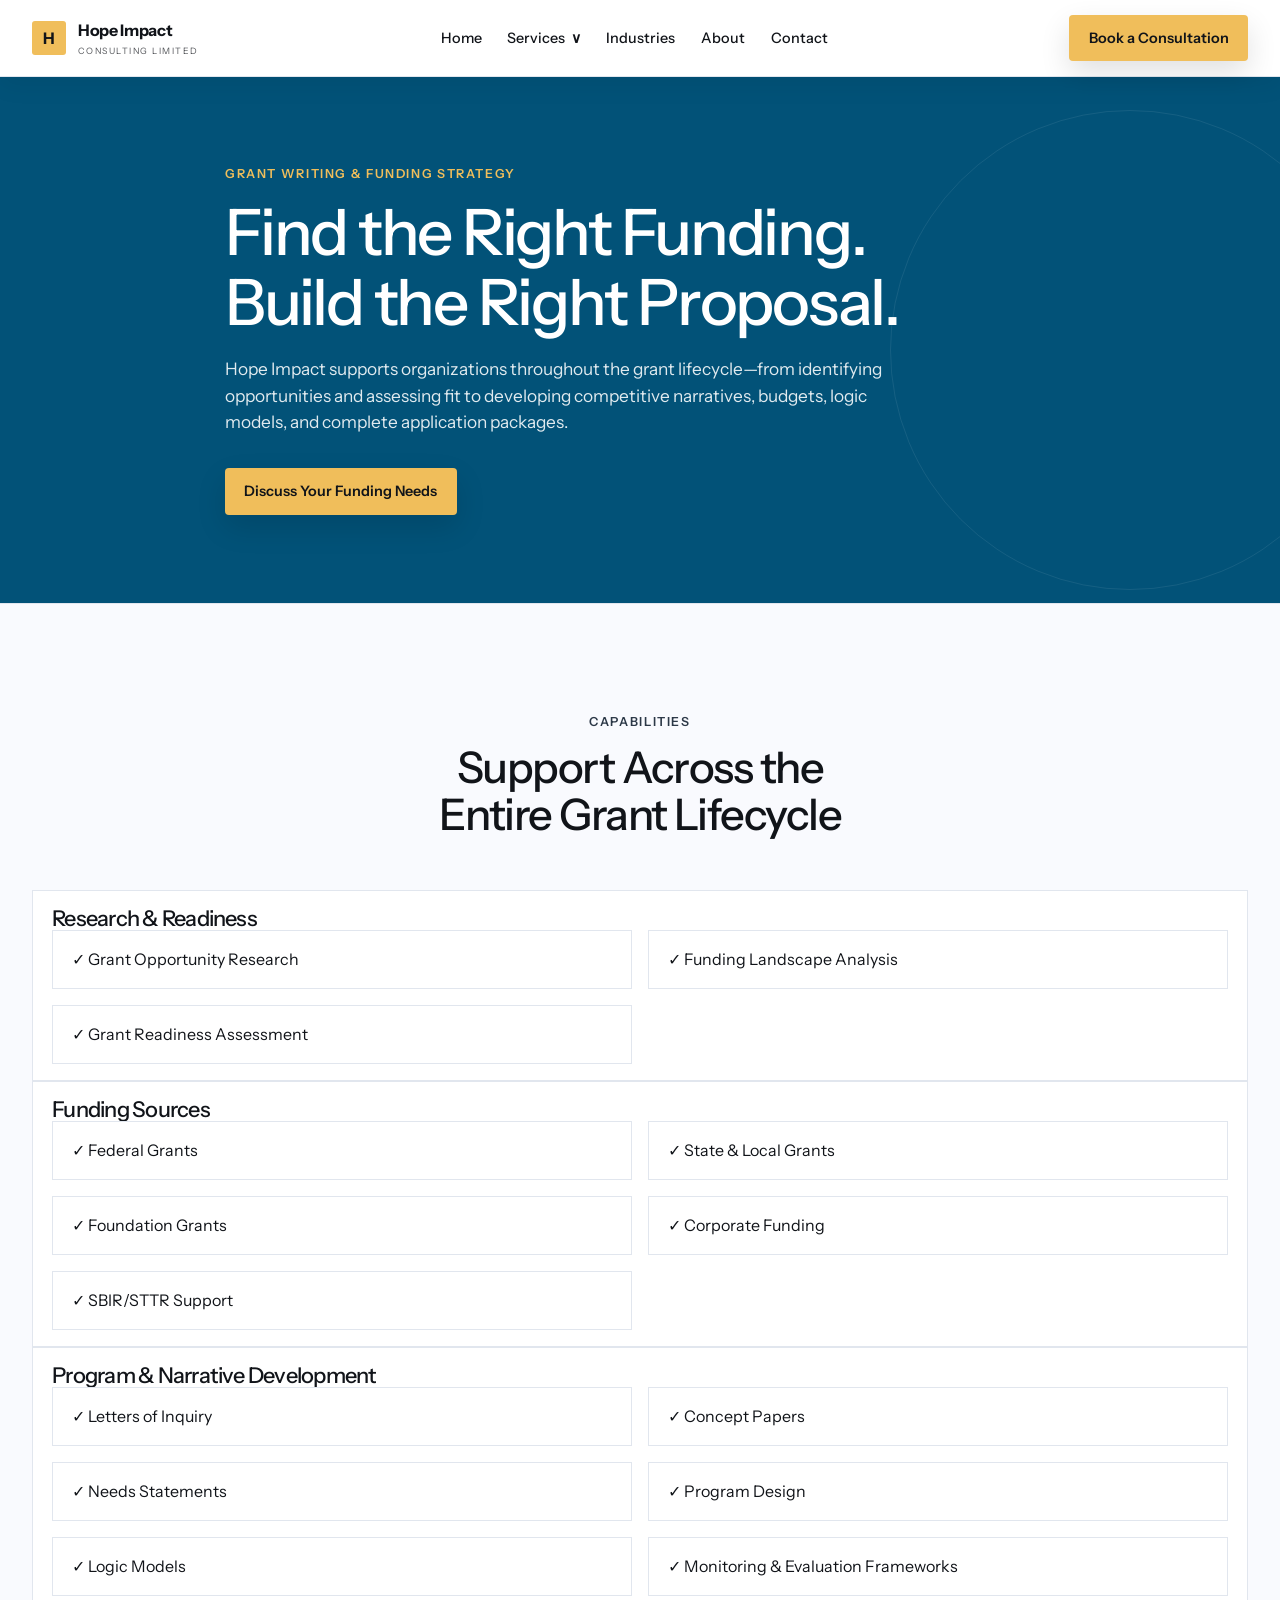
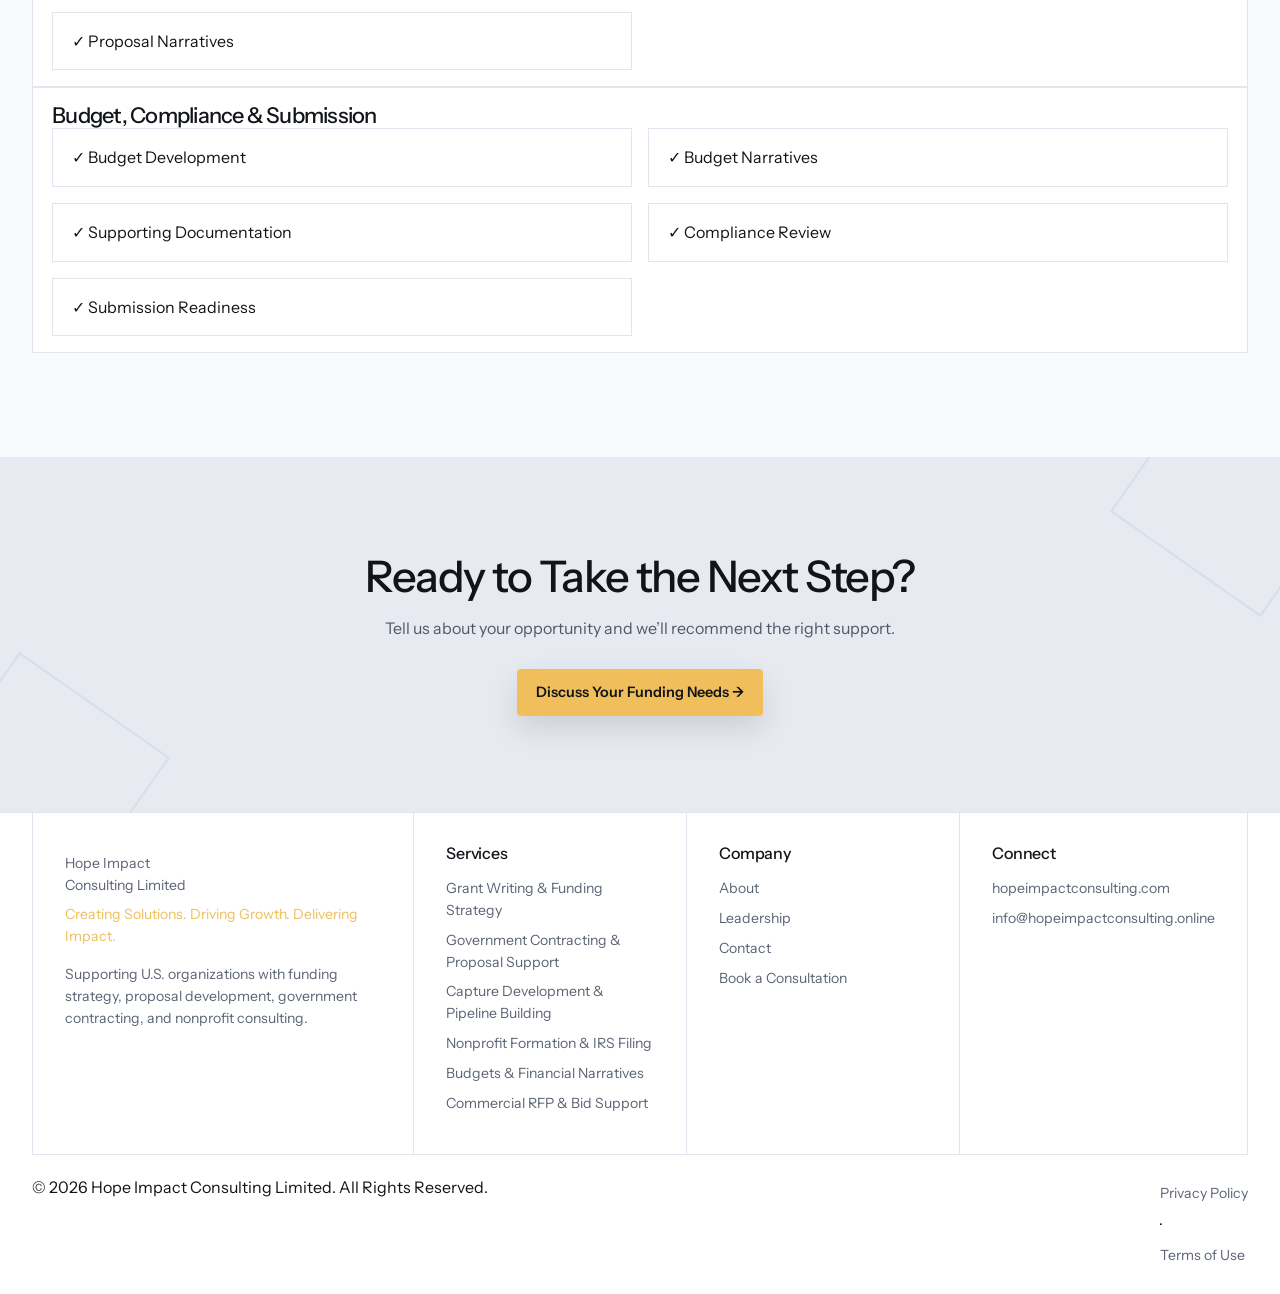
<file: grant-writing.html>
<!doctype html>
<html lang="en">
  <head>
    <meta charset="utf-8" />
    <meta content="width=device-width,initial-scale=1" name="viewport" />
    <title>
      Grant Writing &amp; Funding Strategy | Hope Impact Consulting Limited
    </title>
    <meta
      content="Hope Impact supports organizations throughout the grant lifecycle&mdash;from identifying opportunities and assessing fit to developing competitive narratives, budgets, logic models, and complete application packages."
      name="description"
    />
    <meta content="#0e203e" name="theme-color" />
    <meta content="website" property="og:type" />
    <meta content="Grant Writing &amp; Funding Strategy" property="og:title" />
    <meta
      content="Hope Impact supports organizations throughout the grant lifecycle&mdash;from identifying opportunities and assessing fit to developing competitive narratives, budgets, logic models, and complete application packages."
      property="og:description"
    />
    <meta
      content="https://hopeimpactconsulting.com/grant-writing.html"
      property="og:url"
    />
    <meta
      content="https://hopeimpactconsulting.com/images/consulting-team.svg"
      property="og:image"
    />
    <meta content="summary_large_image" name="twitter:card" />
    <link
      href="https://hopeimpactconsulting.com/grant-writing.html"
      rel="canonical"
    />
    <link href="images/favicon.svg" rel="icon" type="image/svg+xml" />
    <link href="https://fonts.googleapis.com" rel="preconnect" />
    <link crossorigin="" href="https://fonts.gstatic.com" rel="preconnect" />
    <link
      href="https://fonts.googleapis.com/css2?family=Instrument+Sans:wght@400;500;600;700;800&amp;display=swap"
      rel="stylesheet"
    />
    <link href="css/style.css" rel="stylesheet" />
    <script type="application/ld+json">
      {
        "@context": "https://schema.org",
        "@type": "WebPage",
        "name": "Grant Writing & Funding Strategy",
        "description": "Hope Impact supports organizations throughout the grant lifecycle—from identifying opportunities and assessing fit to developing competitive narratives, budgets, logic models, and complete application packages.",
        "url": "https://hopeimpactconsulting.com/grant-writing.html",
        "publisher": {
          "@type": "Organization",
          "name": "Hope Impact Consulting Limited",
          "url": "https://hopeimpactconsulting.com/",
          "email": "info@hopeimpactconsulting.online"
        }
      }
    </script>
    <script defer="" src="js/main.js"></script>
  </head>
  <body>
    <a class="skip-link" href="#main"> Skip to content </a>
    <header class="site-header">
      <div class="container nav-wrap">
        <a aria-label="Hope Impact home" class="brand" href="index.html">
          <span class="brand-mark"> H </span>
          <span>
            <strong> Hope Impact </strong>
            <small> CONSULTING LIMITED </small>
          </span>
        </a>
        <button
          aria-controls="primary-nav"
          aria-expanded="false"
          aria-label="Open navigation"
          class="menu-toggle"
        >
          <span> </span>
          <span> </span>
          <span> </span>
        </button>
        <nav aria-label="Main navigation" id="primary-nav">
          <a href="index.html"> Home </a>
          <div class="dropdown">
            <button
              aria-controls="services-menu"
              aria-expanded="false"
              class="dropdown-toggle"
            >
              Services
              <span>∨</span>
            </button>
            <div class="dropdown-menu" id="services-menu">
              <a href="services.html"> All services </a>
              <a href="grant-writing.html">
                Grant Writing &amp; Funding Strategy
              </a>
              <a href="government-contracting.html">
                Government Contracting &amp; Proposal Support
              </a>
              <a href="capture-development.html">
                Capture Development &amp; Pipeline Building
              </a>
              <a href="nonprofit-formation.html">
                Nonprofit Formation &amp; IRS Filing
              </a>
              <a href="budgets.html"> Budgets &amp; Financial Narratives </a>
              <a href="commercial-rfp.html">
                Commercial RFP &amp; Bid Support
              </a>
            </div>
          </div>
          <a href="industries.html"> Industries </a>
          <a href="about.html"> About </a>
          <a href="contact.html"> Contact </a>
        </nav>
        <a class="btn btn-gold nav-cta" href="contact.html#consultation">
          Book a Consultation
        </a>
      </div>
    </header>
    <main id="main">
      <section class="hero inner-hero">
        <div class="hero-orbit"></div>
        <div class="container hero-inner">
          <div class="eyebrow gold-text">
            Grant Writing &amp; Funding Strategy
          </div>
          <h1>
            Find the Right Funding.
            <br />
            Build the Right Proposal.
          </h1>
          <p>
            Hope Impact supports organizations throughout the grant
            lifecycle&mdash;from identifying opportunities and assessing fit to
            developing competitive narratives, budgets, logic models, and
            complete application packages.
          </p>
          <div class="actions">
            <a class="btn btn-gold" href="contact.html#consultation">
              Discuss Your Funding Needs
            </a>
          </div>
        </div>
      </section>
      <section class="section cream">
        <div class="container">
          <div class="section-heading">
            <span class="eyebrow"> CAPABILITIES </span>
            <h2>Support Across the Entire Grant Lifecycle</h2>
          </div>
          <div class="pill-group">
            <h3>Research &amp; Readiness</h3>
            <div class="pill-grid">
              <span class="pill">
                <span aria-hidden="true"> &checkmark; </span>
                Grant Opportunity Research
              </span>
              <span class="pill">
                <span aria-hidden="true"> &checkmark; </span>
                Funding Landscape Analysis
              </span>
              <span class="pill">
                <span aria-hidden="true"> &checkmark; </span>
                Grant Readiness Assessment
              </span>
            </div>
          </div>
          <div class="pill-group">
            <h3>Funding Sources</h3>
            <div class="pill-grid">
              <span class="pill">
                <span aria-hidden="true"> &checkmark; </span>
                Federal Grants
              </span>
              <span class="pill">
                <span aria-hidden="true"> &checkmark; </span>
                State &amp; Local Grants
              </span>
              <span class="pill">
                <span aria-hidden="true"> &checkmark; </span>
                Foundation Grants
              </span>
              <span class="pill">
                <span aria-hidden="true"> &checkmark; </span>
                Corporate Funding
              </span>
              <span class="pill">
                <span aria-hidden="true"> &checkmark; </span>
                SBIR/STTR Support
              </span>
            </div>
          </div>
          <div class="pill-group">
            <h3>Program &amp; Narrative Development</h3>
            <div class="pill-grid">
              <span class="pill">
                <span aria-hidden="true"> &checkmark; </span>
                Letters of Inquiry
              </span>
              <span class="pill">
                <span aria-hidden="true"> &checkmark; </span>
                Concept Papers
              </span>
              <span class="pill">
                <span aria-hidden="true"> &checkmark; </span>
                Needs Statements
              </span>
              <span class="pill">
                <span aria-hidden="true"> &checkmark; </span>
                Program Design
              </span>
              <span class="pill">
                <span aria-hidden="true"> &checkmark; </span>
                Logic Models
              </span>
              <span class="pill">
                <span aria-hidden="true"> &checkmark; </span>
                Monitoring &amp; Evaluation Frameworks
              </span>
              <span class="pill">
                <span aria-hidden="true"> &checkmark; </span>
                Proposal Narratives
              </span>
            </div>
          </div>
          <div class="pill-group">
            <h3>Budget, Compliance &amp; Submission</h3>
            <div class="pill-grid">
              <span class="pill">
                <span aria-hidden="true"> &checkmark; </span>
                Budget Development
              </span>
              <span class="pill">
                <span aria-hidden="true"> &checkmark; </span>
                Budget Narratives
              </span>
              <span class="pill">
                <span aria-hidden="true"> &checkmark; </span>
                Supporting Documentation
              </span>
              <span class="pill">
                <span aria-hidden="true"> &checkmark; </span>
                Compliance Review
              </span>
              <span class="pill">
                <span aria-hidden="true"> &checkmark; </span>
                Submission Readiness
              </span>
            </div>
          </div>
        </div>
      </section>
      <section class="cta">
        <div class="container">
          <h2>Ready to Take the Next Step?</h2>
          <p>
            Tell us about your opportunity and we&rsquo;ll recommend the right
            support.
          </p>
          <a class="btn btn-gold" href="contact.html#consultation">
            Discuss Your Funding Needs &rarr;
          </a>
        </div>
      </section>
    </main>
    <footer class="footer">
      <div class="container footer-grid">
        <div>
          <a class="footer-brand" href="index.html">
            Hope Impact
            <br />
            Consulting Limited
          </a>
          <p class="gold-text">
            Creating Solutions. Driving Growth. Delivering Impact.
          </p>
          <p>
            Supporting U.S. organizations with funding strategy, proposal
            development, government contracting, and nonprofit consulting.
          </p>
        </div>
        <div>
          <h3>Services</h3>
          <a href="grant-writing.html">
            Grant Writing &amp; Funding Strategy
          </a>
          <a href="government-contracting.html">
            Government Contracting &amp; Proposal Support
          </a>
          <a href="capture-development.html">
            Capture Development &amp; Pipeline Building
          </a>
          <a href="nonprofit-formation.html">
            Nonprofit Formation &amp; IRS Filing
          </a>
          <a href="budgets.html"> Budgets &amp; Financial Narratives </a>
          <a href="commercial-rfp.html"> Commercial RFP &amp; Bid Support </a>
        </div>
        <div>
          <h3>Company</h3>
          <a href="about.html"> About </a>
          <a href="about.html#leadership"> Leadership </a>
          <a href="contact.html"> Contact </a>
          <a href="contact.html#consultation"> Book a Consultation </a>
        </div>
        <div>
          <h3>Connect</h3>
          <a href="https://hopeimpactconsulting.com/">
            hopeimpactconsulting.com
          </a>
          <a href="mailto:info@hopeimpactconsulting.online">
            info@hopeimpactconsulting.online
          </a>
        </div>
      </div>
      <div class="container footer-bottom">
        <span>
          &copy;
          <span id="year"> 2026 </span>
          Hope Impact Consulting Limited. All Rights Reserved.
        </span>
        <span>
          <a href="privacy.html"> Privacy Policy </a>
          &middot;
          <a href="terms.html"> Terms of Use </a>
        </span>
      </div>
    </footer>
  </body>
</html>
</file>
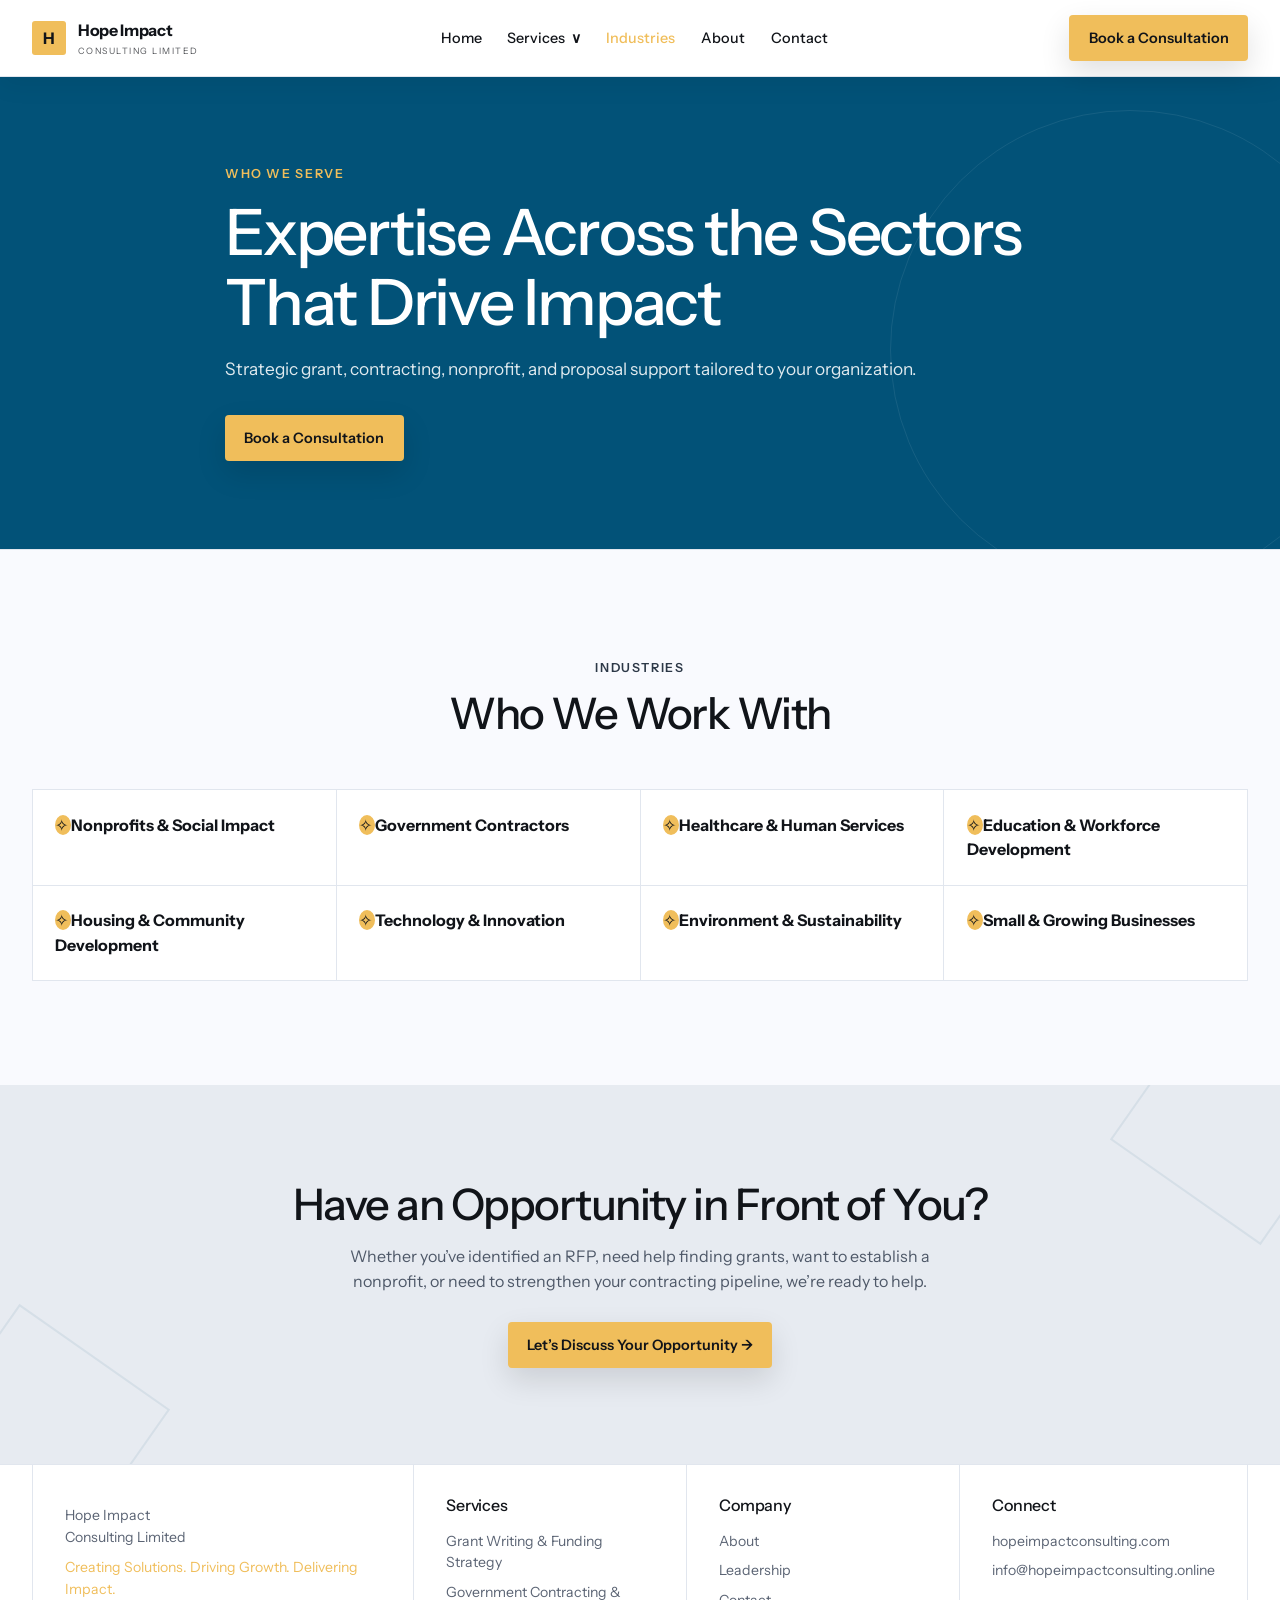
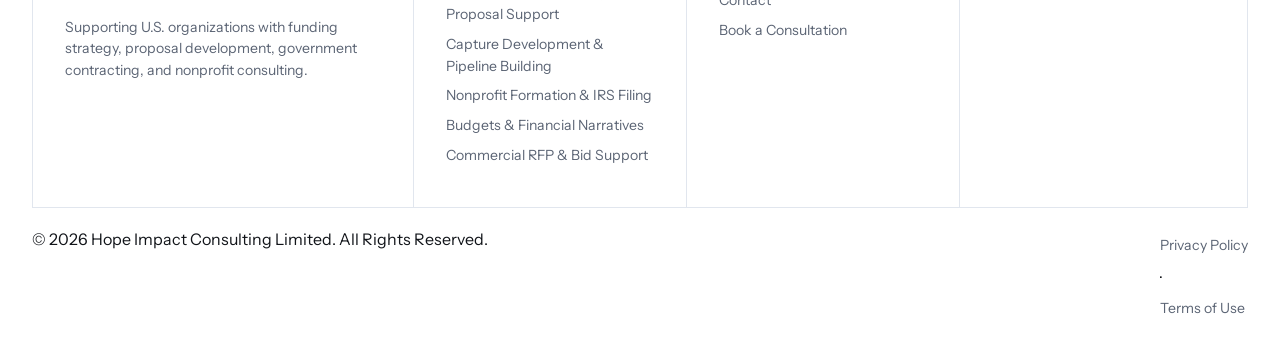
<file: industries.html>
<!doctype html>
<html lang="en">
  <head>
    <meta charset="utf-8" />
    <meta content="width=device-width,initial-scale=1" name="viewport" />
    <title>Industries We Serve | Hope Impact Consulting Limited</title>
    <meta
      content="Consulting support for nonprofits, contractors, healthcare, education, housing, technology, sustainability and growing businesses."
      name="description"
    />
    <meta content="#0e203e" name="theme-color" />
    <meta content="website" property="og:type" />
    <meta content="Industries We Serve" property="og:title" />
    <meta
      content="Consulting support for nonprofits, contractors, healthcare, education, housing, technology, sustainability and growing businesses."
      property="og:description"
    />
    <meta
      content="https://hopeimpactconsulting.com/industries.html"
      property="og:url"
    />
    <meta
      content="https://hopeimpactconsulting.com/images/consulting-team.svg"
      property="og:image"
    />
    <meta content="summary_large_image" name="twitter:card" />
    <link
      href="https://hopeimpactconsulting.com/industries.html"
      rel="canonical"
    />
    <link href="images/favicon.svg" rel="icon" type="image/svg+xml" />
    <link href="https://fonts.googleapis.com" rel="preconnect" />
    <link crossorigin="" href="https://fonts.gstatic.com" rel="preconnect" />
    <link
      href="https://fonts.googleapis.com/css2?family=Instrument+Sans:wght@400;500;600;700;800&amp;display=swap"
      rel="stylesheet"
    />
    <link href="css/style.css" rel="stylesheet" />
    <script type="application/ld+json">
      {
        "@context": "https://schema.org",
        "@type": "WebPage",
        "name": "Industries We Serve",
        "description": "Consulting support for nonprofits, contractors, healthcare, education, housing, technology, sustainability and growing businesses.",
        "url": "https://hopeimpactconsulting.com/industries.html",
        "publisher": {
          "@type": "Organization",
          "name": "Hope Impact Consulting Limited",
          "url": "https://hopeimpactconsulting.com/",
          "email": "info@hopeimpactconsulting.online"
        }
      }
    </script>
    <script defer="" src="js/main.js"></script>
  </head>
  <body>
    <a class="skip-link" href="#main"> Skip to content </a>
    <header class="site-header">
      <div class="container nav-wrap">
        <a aria-label="Hope Impact home" class="brand" href="index.html">
          <span class="brand-mark"> H </span>
          <span>
            <strong> Hope Impact </strong>
            <small> CONSULTING LIMITED </small>
          </span>
        </a>
        <button
          aria-controls="primary-nav"
          aria-expanded="false"
          aria-label="Open navigation"
          class="menu-toggle"
        >
          <span> </span>
          <span> </span>
          <span> </span>
        </button>
        <nav aria-label="Main navigation" id="primary-nav">
          <a href="index.html"> Home </a>
          <div class="dropdown">
            <button
              aria-controls="services-menu"
              aria-expanded="false"
              class="dropdown-toggle"
            >
              Services
              <span>∨</span>
            </button>
            <div class="dropdown-menu" id="services-menu">
              <a href="services.html"> All services </a>
              <a href="grant-writing.html">
                Grant Writing &amp; Funding Strategy
              </a>
              <a href="government-contracting.html">
                Government Contracting &amp; Proposal Support
              </a>
              <a href="capture-development.html">
                Capture Development &amp; Pipeline Building
              </a>
              <a href="nonprofit-formation.html">
                Nonprofit Formation &amp; IRS Filing
              </a>
              <a href="budgets.html"> Budgets &amp; Financial Narratives </a>
              <a href="commercial-rfp.html">
                Commercial RFP &amp; Bid Support
              </a>
            </div>
          </div>
          <a aria-current="page" href="industries.html"> Industries </a>
          <a href="about.html"> About </a>
          <a href="contact.html"> Contact </a>
        </nav>
        <a class="btn btn-gold nav-cta" href="contact.html#consultation">
          Book a Consultation
        </a>
      </div>
    </header>
    <main id="main">
      <section class="hero inner-hero">
        <div class="hero-orbit"></div>
        <div class="container hero-inner">
          <div class="eyebrow gold-text">WHO WE SERVE</div>
          <h1>
            Expertise Across the Sectors
            <br />
            That Drive Impact
          </h1>
          <p>
            Strategic grant, contracting, nonprofit, and proposal support
            tailored to your organization.
          </p>
          <div class="actions">
            <a class="btn btn-gold" href="contact.html#consultation">
              Book a Consultation
            </a>
          </div>
        </div>
      </section>
      <section class="section cream">
        <div class="container">
          <div class="section-heading">
            <span class="eyebrow"> INDUSTRIES </span>
            <h2>Who We Work With</h2>
          </div>
          <div class="industry-grid">
            <div class="industry-card">
              <span class="industry-dot"> ✧ </span>
              <strong> Nonprofits &amp; Social Impact </strong>
            </div>
            <div class="industry-card">
              <span class="industry-dot"> ✧ </span>
              <strong> Government Contractors </strong>
            </div>
            <div class="industry-card">
              <span class="industry-dot"> ✧ </span>
              <strong> Healthcare &amp; Human Services </strong>
            </div>
            <div class="industry-card">
              <span class="industry-dot"> ✧ </span>
              <strong> Education &amp; Workforce Development </strong>
            </div>
            <div class="industry-card">
              <span class="industry-dot"> ✧ </span>
              <strong> Housing &amp; Community Development </strong>
            </div>
            <div class="industry-card">
              <span class="industry-dot"> ✧ </span>
              <strong> Technology &amp; Innovation </strong>
            </div>
            <div class="industry-card">
              <span class="industry-dot"> ✧ </span>
              <strong> Environment &amp; Sustainability </strong>
            </div>
            <div class="industry-card">
              <span class="industry-dot"> ✧ </span>
              <strong> Small &amp; Growing Businesses </strong>
            </div>
          </div>
        </div>
      </section>
      <section class="cta">
        <div class="container">
          <h2>Have an Opportunity in Front of You?</h2>
          <p>
            Whether you&rsquo;ve identified an RFP, need help finding grants,
            want to establish a nonprofit, or need to strengthen your
            contracting pipeline, we&rsquo;re ready to help.
          </p>
          <a class="btn btn-gold" href="contact.html#consultation">
            Let&rsquo;s Discuss Your Opportunity &rarr;
          </a>
        </div>
      </section>
    </main>
    <footer class="footer">
      <div class="container footer-grid">
        <div>
          <a class="footer-brand" href="index.html">
            Hope Impact
            <br />
            Consulting Limited
          </a>
          <p class="gold-text">
            Creating Solutions. Driving Growth. Delivering Impact.
          </p>
          <p>
            Supporting U.S. organizations with funding strategy, proposal
            development, government contracting, and nonprofit consulting.
          </p>
        </div>
        <div>
          <h3>Services</h3>
          <a href="grant-writing.html">
            Grant Writing &amp; Funding Strategy
          </a>
          <a href="government-contracting.html">
            Government Contracting &amp; Proposal Support
          </a>
          <a href="capture-development.html">
            Capture Development &amp; Pipeline Building
          </a>
          <a href="nonprofit-formation.html">
            Nonprofit Formation &amp; IRS Filing
          </a>
          <a href="budgets.html"> Budgets &amp; Financial Narratives </a>
          <a href="commercial-rfp.html"> Commercial RFP &amp; Bid Support </a>
        </div>
        <div>
          <h3>Company</h3>
          <a href="about.html"> About </a>
          <a href="about.html#leadership"> Leadership </a>
          <a href="contact.html"> Contact </a>
          <a href="contact.html#consultation"> Book a Consultation </a>
        </div>
        <div>
          <h3>Connect</h3>
          <a href="https://hopeimpactconsulting.com/">
            hopeimpactconsulting.com
          </a>
          <a href="mailto:info@hopeimpactconsulting.online">
            info@hopeimpactconsulting.online
          </a>
        </div>
      </div>
      <div class="container footer-bottom">
        <span>
          &copy;
          <span id="year"> 2026 </span>
          Hope Impact Consulting Limited. All Rights Reserved.
        </span>
        <span>
          <a href="privacy.html"> Privacy Policy </a>
          &middot;
          <a href="terms.html"> Terms of Use </a>
        </span>
      </div>
    </footer>
  </body>
</html>
</file>
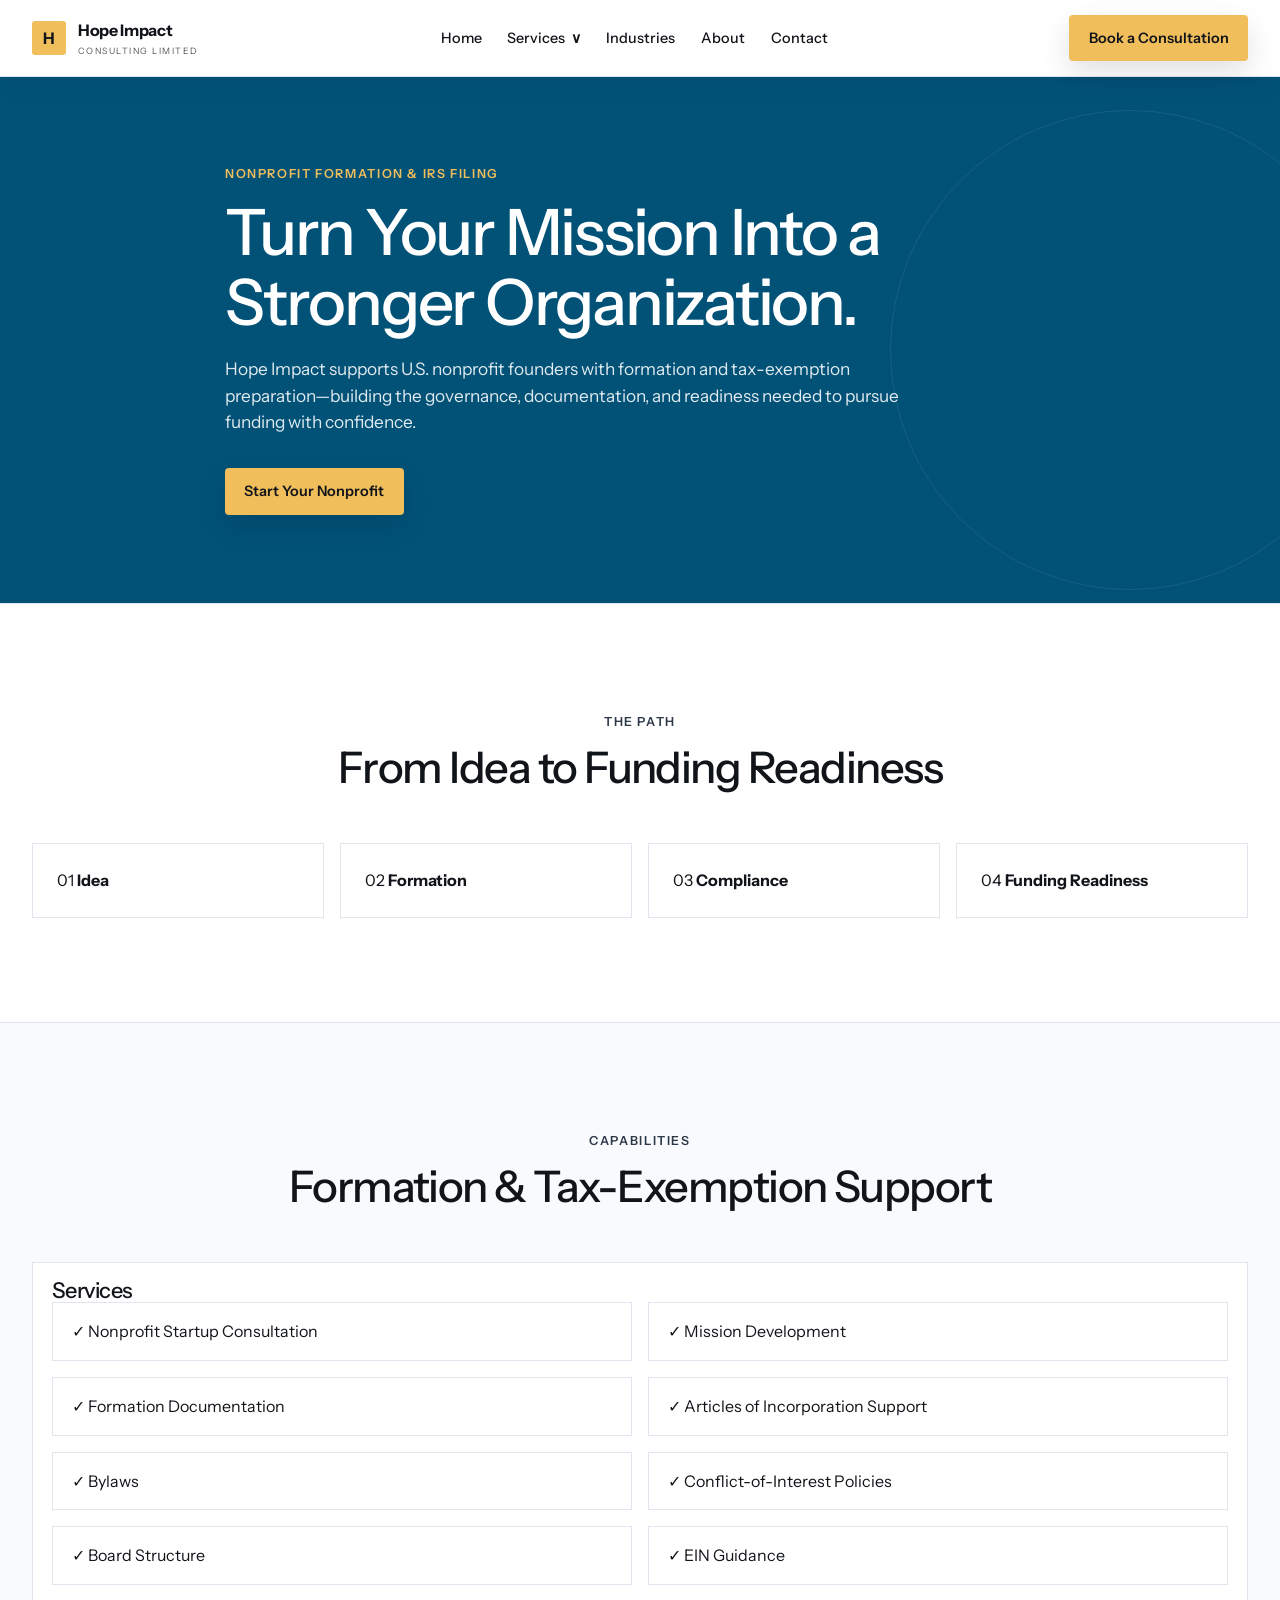
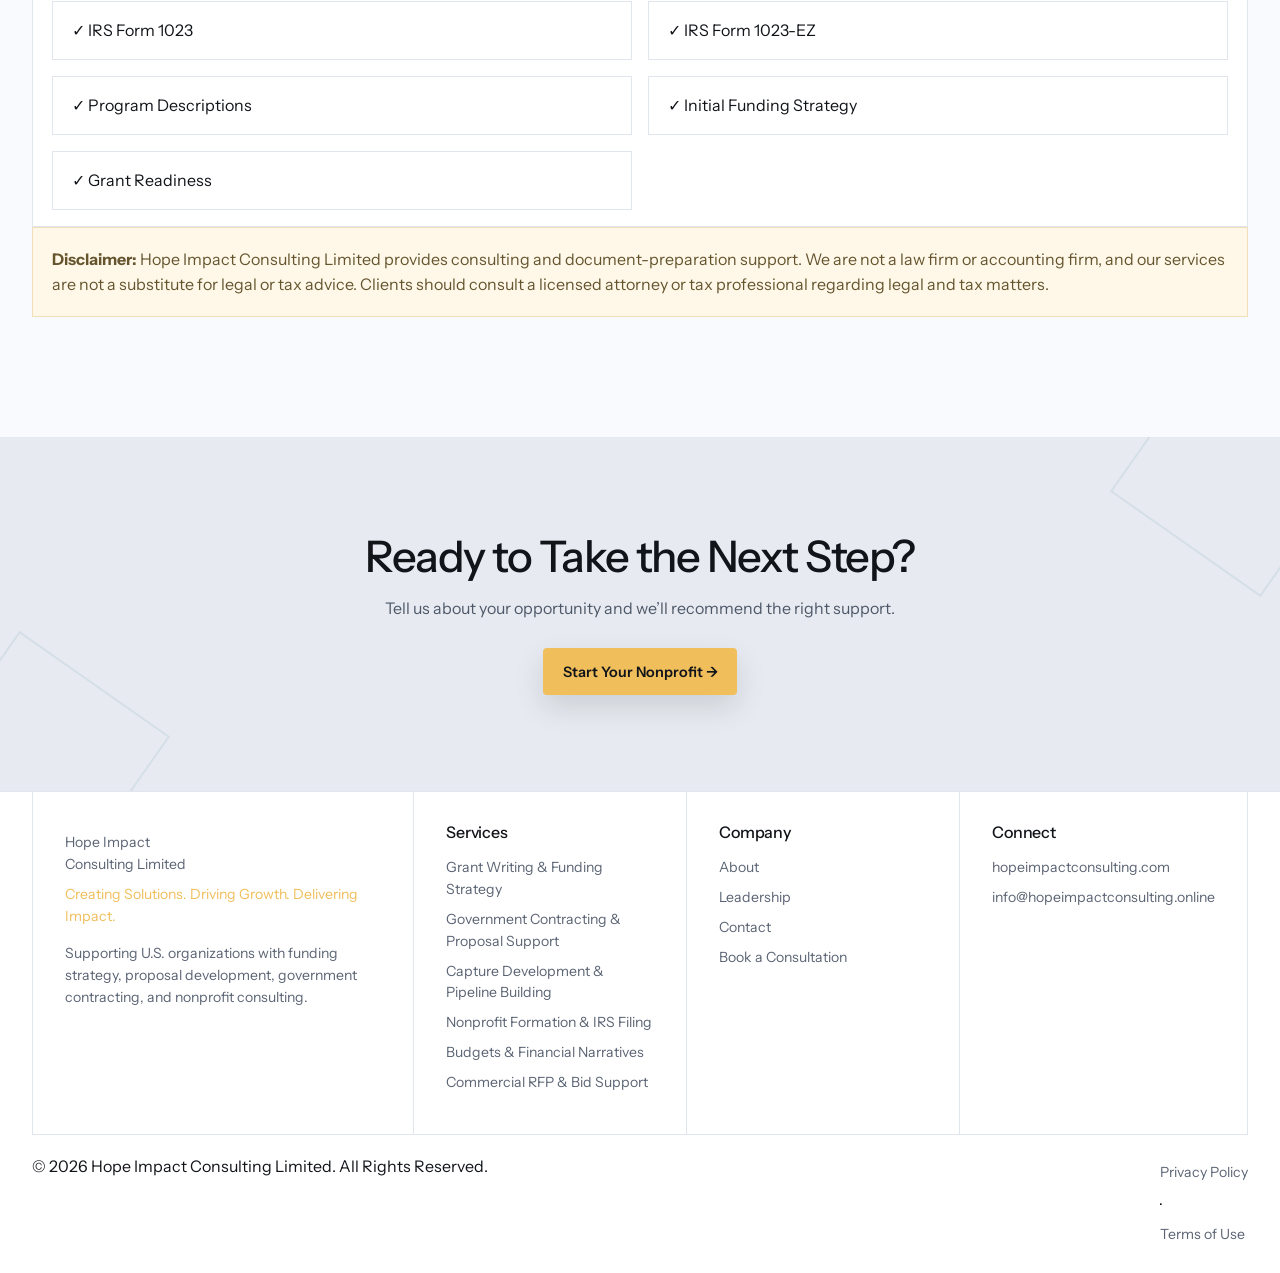
<file: nonprofit-formation.html>
<!doctype html>
<html lang="en">
  <head>
    <meta charset="utf-8" />
    <meta content="width=device-width,initial-scale=1" name="viewport" />
    <title>
      Nonprofit Formation &amp; IRS Filing | Hope Impact Consulting Limited
    </title>
    <meta
      content="Hope Impact supports U.S. nonprofit founders with formation and tax-exemption preparation&mdash;building the governance, documentation, and readiness needed to pursue funding with confidence."
      name="description"
    />
    <meta content="#0e203e" name="theme-color" />
    <meta content="website" property="og:type" />
    <meta content="Nonprofit Formation &amp; IRS Filing" property="og:title" />
    <meta
      content="Hope Impact supports U.S. nonprofit founders with formation and tax-exemption preparation&mdash;building the governance, documentation, and readiness needed to pursue funding with confidence."
      property="og:description"
    />
    <meta
      content="https://hopeimpactconsulting.com/nonprofit-formation.html"
      property="og:url"
    />
    <meta
      content="https://hopeimpactconsulting.com/images/consulting-team.svg"
      property="og:image"
    />
    <meta content="summary_large_image" name="twitter:card" />
    <link
      href="https://hopeimpactconsulting.com/nonprofit-formation.html"
      rel="canonical"
    />
    <link href="images/favicon.svg" rel="icon" type="image/svg+xml" />
    <link href="https://fonts.googleapis.com" rel="preconnect" />
    <link crossorigin="" href="https://fonts.gstatic.com" rel="preconnect" />
    <link
      href="https://fonts.googleapis.com/css2?family=Instrument+Sans:wght@400;500;600;700;800&amp;display=swap"
      rel="stylesheet"
    />
    <link href="css/style.css" rel="stylesheet" />
    <script type="application/ld+json">
      {
        "@context": "https://schema.org",
        "@type": "WebPage",
        "name": "Nonprofit Formation & IRS Filing",
        "description": "Hope Impact supports U.S. nonprofit founders with formation and tax-exemption preparation—building the governance, documentation, and readiness needed to pursue funding with confidence.",
        "url": "https://hopeimpactconsulting.com/nonprofit-formation.html",
        "publisher": {
          "@type": "Organization",
          "name": "Hope Impact Consulting Limited",
          "url": "https://hopeimpactconsulting.com/",
          "email": "info@hopeimpactconsulting.online"
        }
      }
    </script>
    <script defer="" src="js/main.js"></script>
  </head>
  <body>
    <a class="skip-link" href="#main"> Skip to content </a>
    <header class="site-header">
      <div class="container nav-wrap">
        <a aria-label="Hope Impact home" class="brand" href="index.html">
          <span class="brand-mark"> H </span>
          <span>
            <strong> Hope Impact </strong>
            <small> CONSULTING LIMITED </small>
          </span>
        </a>
        <button
          aria-controls="primary-nav"
          aria-expanded="false"
          aria-label="Open navigation"
          class="menu-toggle"
        >
          <span> </span>
          <span> </span>
          <span> </span>
        </button>
        <nav aria-label="Main navigation" id="primary-nav">
          <a href="index.html"> Home </a>
          <div class="dropdown">
            <button
              aria-controls="services-menu"
              aria-expanded="false"
              class="dropdown-toggle"
            >
              Services
              <span>∨</span>
            </button>
            <div class="dropdown-menu" id="services-menu">
              <a href="services.html"> All services </a>
              <a href="grant-writing.html">
                Grant Writing &amp; Funding Strategy
              </a>
              <a href="government-contracting.html">
                Government Contracting &amp; Proposal Support
              </a>
              <a href="capture-development.html">
                Capture Development &amp; Pipeline Building
              </a>
              <a href="nonprofit-formation.html">
                Nonprofit Formation &amp; IRS Filing
              </a>
              <a href="budgets.html"> Budgets &amp; Financial Narratives </a>
              <a href="commercial-rfp.html">
                Commercial RFP &amp; Bid Support
              </a>
            </div>
          </div>
          <a href="industries.html"> Industries </a>
          <a href="about.html"> About </a>
          <a href="contact.html"> Contact </a>
        </nav>
        <a class="btn btn-gold nav-cta" href="contact.html#consultation">
          Book a Consultation
        </a>
      </div>
    </header>
    <main id="main">
      <section class="hero inner-hero">
        <div class="hero-orbit"></div>
        <div class="container hero-inner">
          <div class="eyebrow gold-text">
            Nonprofit Formation &amp; IRS Filing
          </div>
          <h1>
            Turn Your Mission Into a
            <br />
            Stronger Organization.
          </h1>
          <p>
            Hope Impact supports U.S. nonprofit founders with formation and
            tax-exemption preparation&mdash;building the governance,
            documentation, and readiness needed to pursue funding with
            confidence.
          </p>
          <div class="actions">
            <a class="btn btn-gold" href="contact.html#consultation">
              Start Your Nonprofit
            </a>
          </div>
        </div>
      </section>
      <section class="section">
        <div class="container">
          <div class="section-heading">
            <span class="eyebrow"> THE PATH </span>
            <h2>From Idea to Funding Readiness</h2>
          </div>
          <div class="four-stages">
            <div>
              <span> 01 </span>
              <strong> Idea </strong>
            </div>
            <div>
              <span> 02 </span>
              <strong> Formation </strong>
            </div>
            <div>
              <span> 03 </span>
              <strong> Compliance </strong>
            </div>
            <div>
              <span> 04 </span>
              <strong> Funding Readiness </strong>
            </div>
          </div>
        </div>
      </section>
      <section class="section cream">
        <div class="container">
          <div class="section-heading">
            <span class="eyebrow"> CAPABILITIES </span>
            <h2>Formation &amp; Tax-Exemption Support</h2>
          </div>
          <div class="pill-group">
            <h3>Services</h3>
            <div class="pill-grid">
              <span class="pill">
                <span aria-hidden="true"> &checkmark; </span>
                Nonprofit Startup Consultation
              </span>
              <span class="pill">
                <span aria-hidden="true"> &checkmark; </span>
                Mission Development
              </span>
              <span class="pill">
                <span aria-hidden="true"> &checkmark; </span>
                Formation Documentation
              </span>
              <span class="pill">
                <span aria-hidden="true"> &checkmark; </span>
                Articles of Incorporation Support
              </span>
              <span class="pill">
                <span aria-hidden="true"> &checkmark; </span>
                Bylaws
              </span>
              <span class="pill">
                <span aria-hidden="true"> &checkmark; </span>
                Conflict-of-Interest Policies
              </span>
              <span class="pill">
                <span aria-hidden="true"> &checkmark; </span>
                Board Structure
              </span>
              <span class="pill">
                <span aria-hidden="true"> &checkmark; </span>
                EIN Guidance
              </span>
              <span class="pill">
                <span aria-hidden="true"> &checkmark; </span>
                IRS Form 1023
              </span>
              <span class="pill">
                <span aria-hidden="true"> &checkmark; </span>
                IRS Form 1023-EZ
              </span>
              <span class="pill">
                <span aria-hidden="true"> &checkmark; </span>
                Program Descriptions
              </span>
              <span class="pill">
                <span aria-hidden="true"> &checkmark; </span>
                Initial Funding Strategy
              </span>
              <span class="pill">
                <span aria-hidden="true"> &checkmark; </span>
                Grant Readiness
              </span>
            </div>
          </div>
          <p class="disclaimer">
            <strong> Disclaimer: </strong>
            Hope Impact Consulting Limited provides consulting and
            document-preparation support. We are not a law firm or accounting
            firm, and our services are not a substitute for legal or tax advice.
            Clients should consult a licensed attorney or tax professional
            regarding legal and tax matters.
          </p>
        </div>
      </section>
      <section class="cta">
        <div class="container">
          <h2>Ready to Take the Next Step?</h2>
          <p>
            Tell us about your opportunity and we&rsquo;ll recommend the right
            support.
          </p>
          <a class="btn btn-gold" href="contact.html#consultation">
            Start Your Nonprofit &rarr;
          </a>
        </div>
      </section>
    </main>
    <footer class="footer">
      <div class="container footer-grid">
        <div>
          <a class="footer-brand" href="index.html">
            Hope Impact
            <br />
            Consulting Limited
          </a>
          <p class="gold-text">
            Creating Solutions. Driving Growth. Delivering Impact.
          </p>
          <p>
            Supporting U.S. organizations with funding strategy, proposal
            development, government contracting, and nonprofit consulting.
          </p>
        </div>
        <div>
          <h3>Services</h3>
          <a href="grant-writing.html">
            Grant Writing &amp; Funding Strategy
          </a>
          <a href="government-contracting.html">
            Government Contracting &amp; Proposal Support
          </a>
          <a href="capture-development.html">
            Capture Development &amp; Pipeline Building
          </a>
          <a href="nonprofit-formation.html">
            Nonprofit Formation &amp; IRS Filing
          </a>
          <a href="budgets.html"> Budgets &amp; Financial Narratives </a>
          <a href="commercial-rfp.html"> Commercial RFP &amp; Bid Support </a>
        </div>
        <div>
          <h3>Company</h3>
          <a href="about.html"> About </a>
          <a href="about.html#leadership"> Leadership </a>
          <a href="contact.html"> Contact </a>
          <a href="contact.html#consultation"> Book a Consultation </a>
        </div>
        <div>
          <h3>Connect</h3>
          <a href="https://hopeimpactconsulting.com/">
            hopeimpactconsulting.com
          </a>
          <a href="mailto:info@hopeimpactconsulting.online">
            info@hopeimpactconsulting.online
          </a>
        </div>
      </div>
      <div class="container footer-bottom">
        <span>
          &copy;
          <span id="year"> 2026 </span>
          Hope Impact Consulting Limited. All Rights Reserved.
        </span>
        <span>
          <a href="privacy.html"> Privacy Policy </a>
          &middot;
          <a href="terms.html"> Terms of Use </a>
        </span>
      </div>
    </footer>
  </body>
</html>
</file>
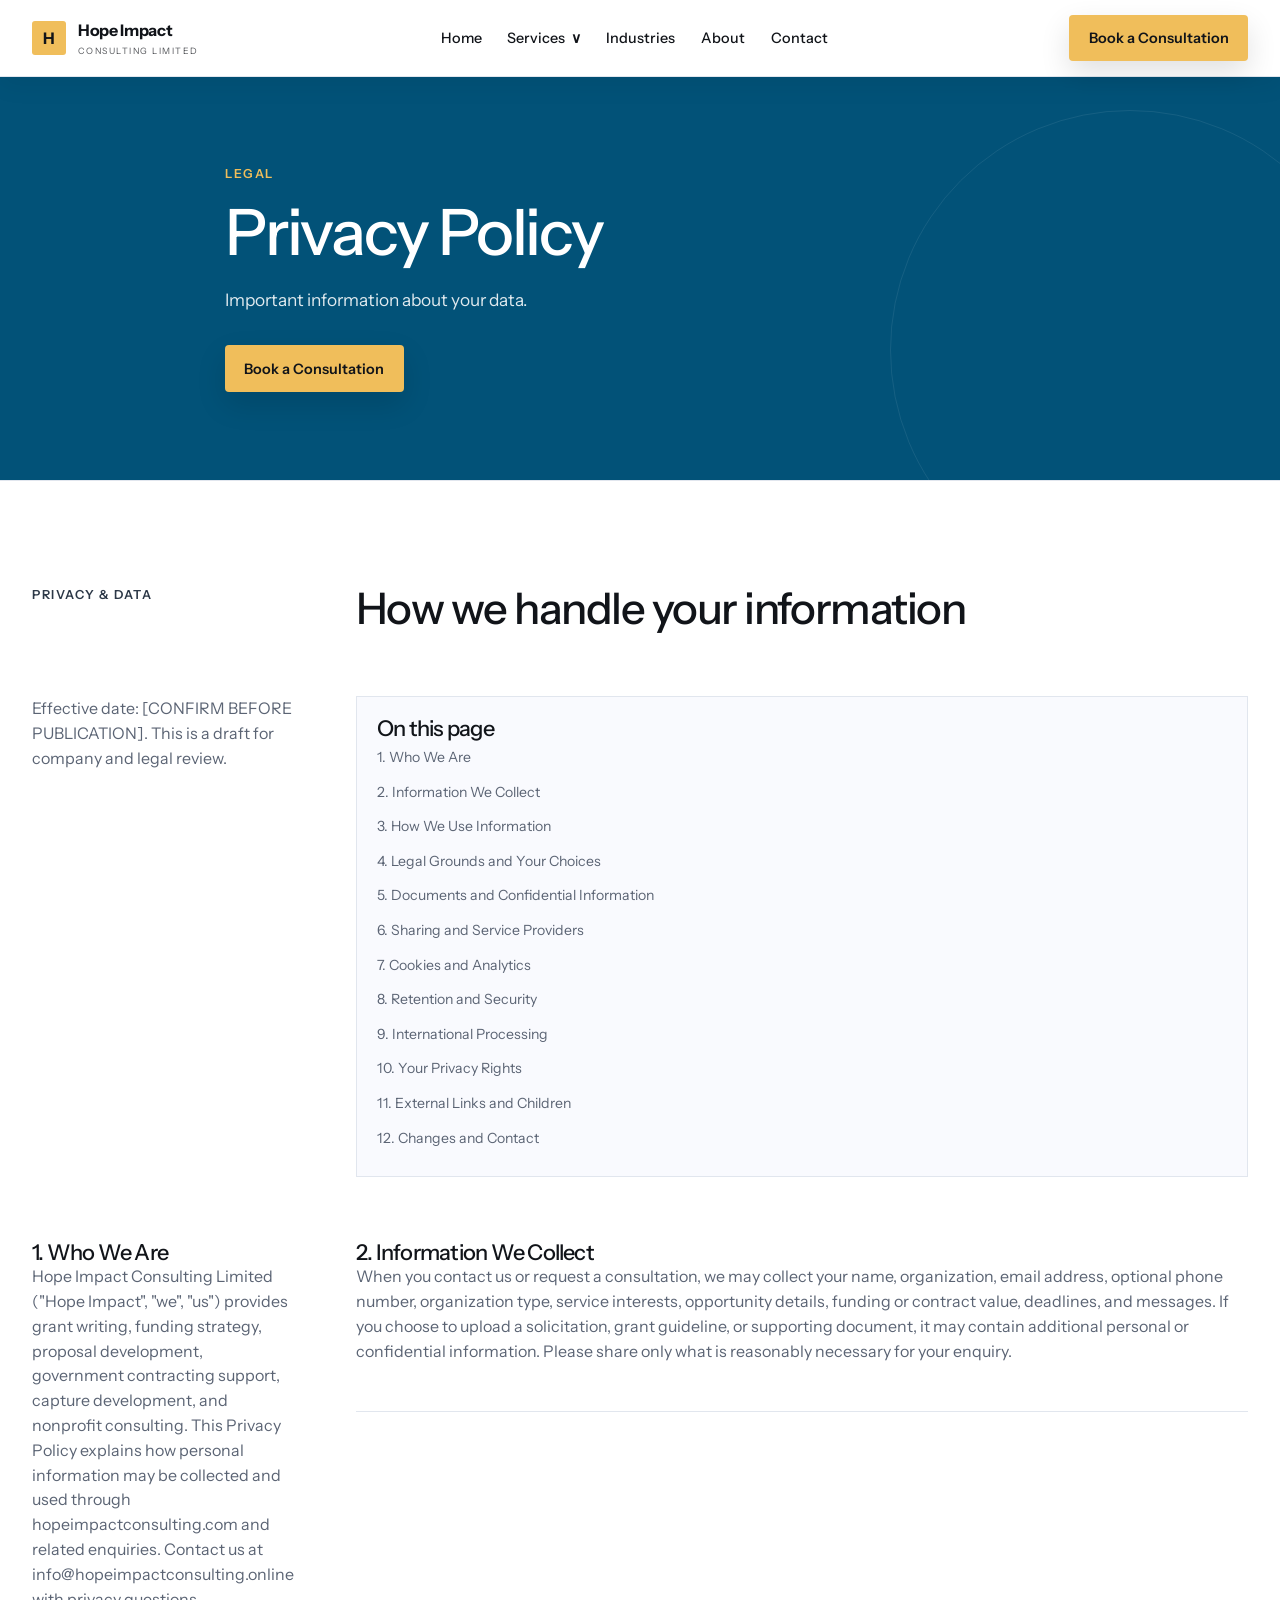
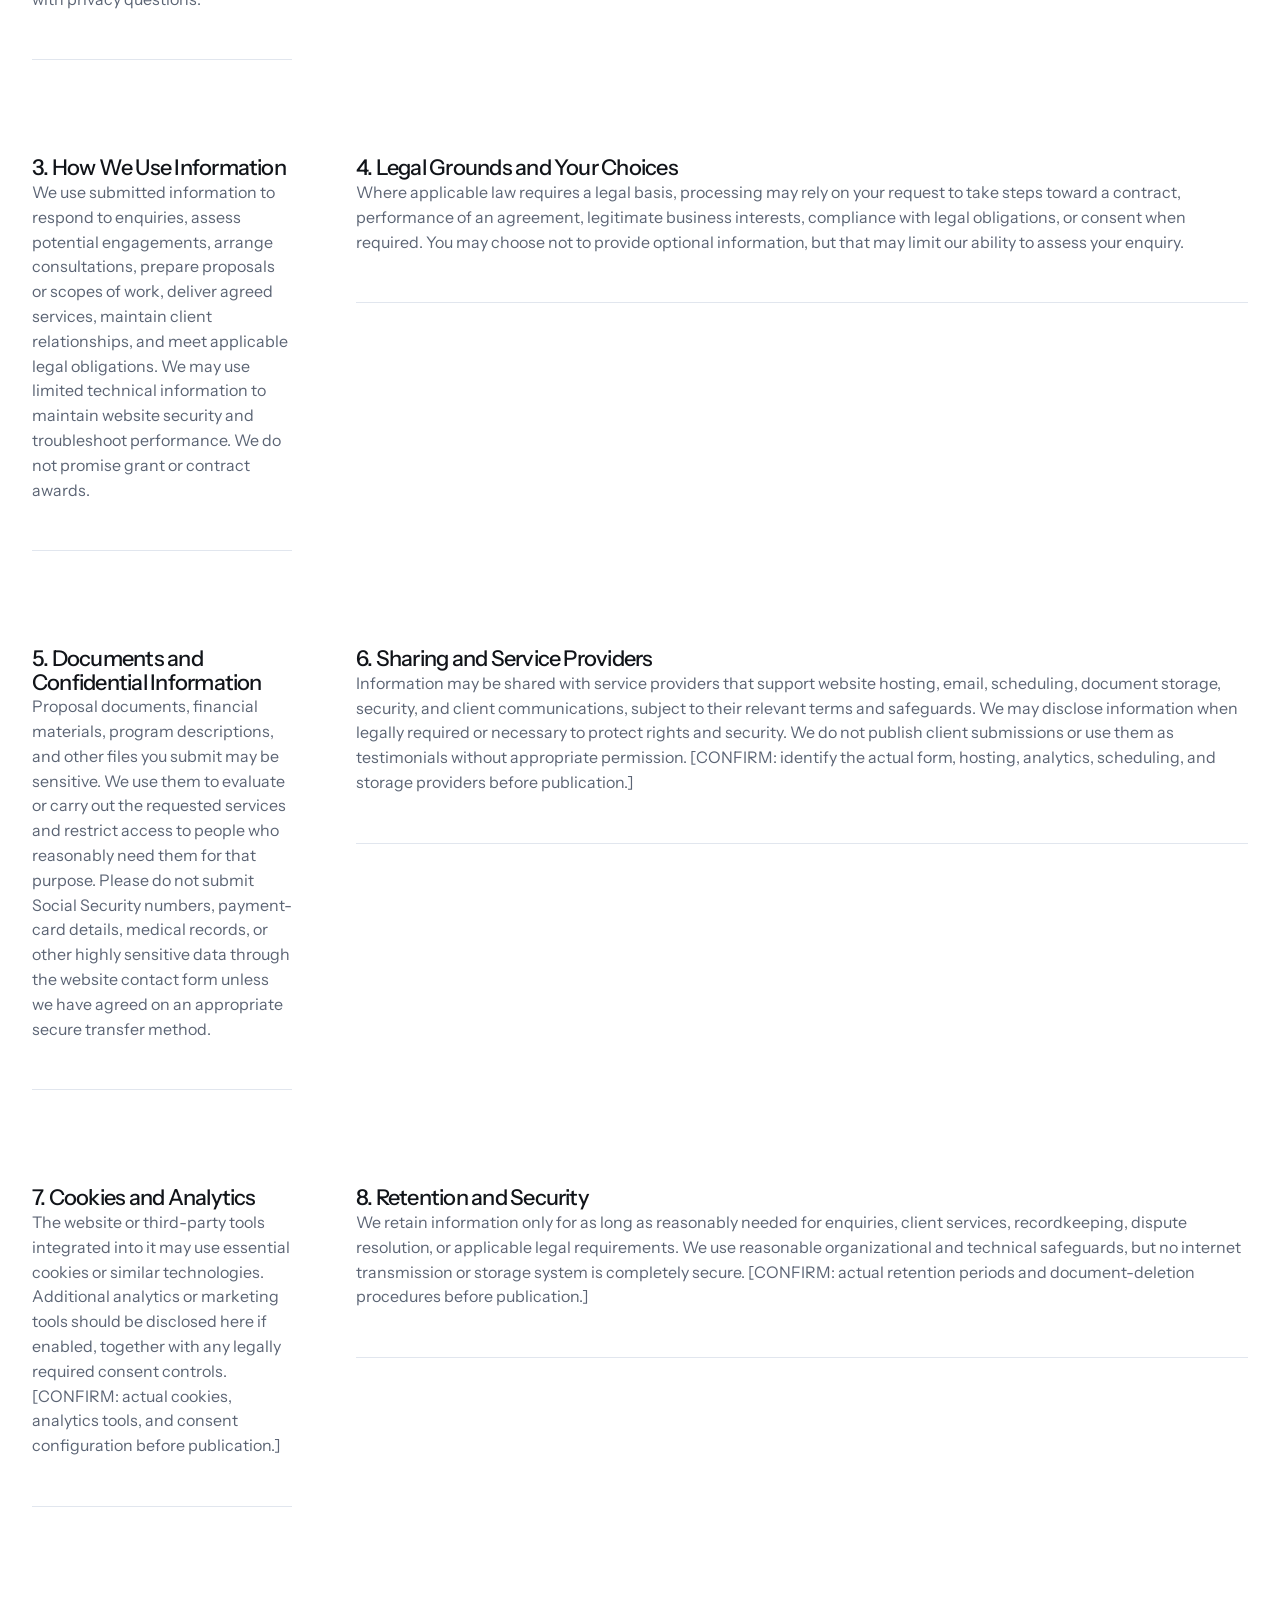
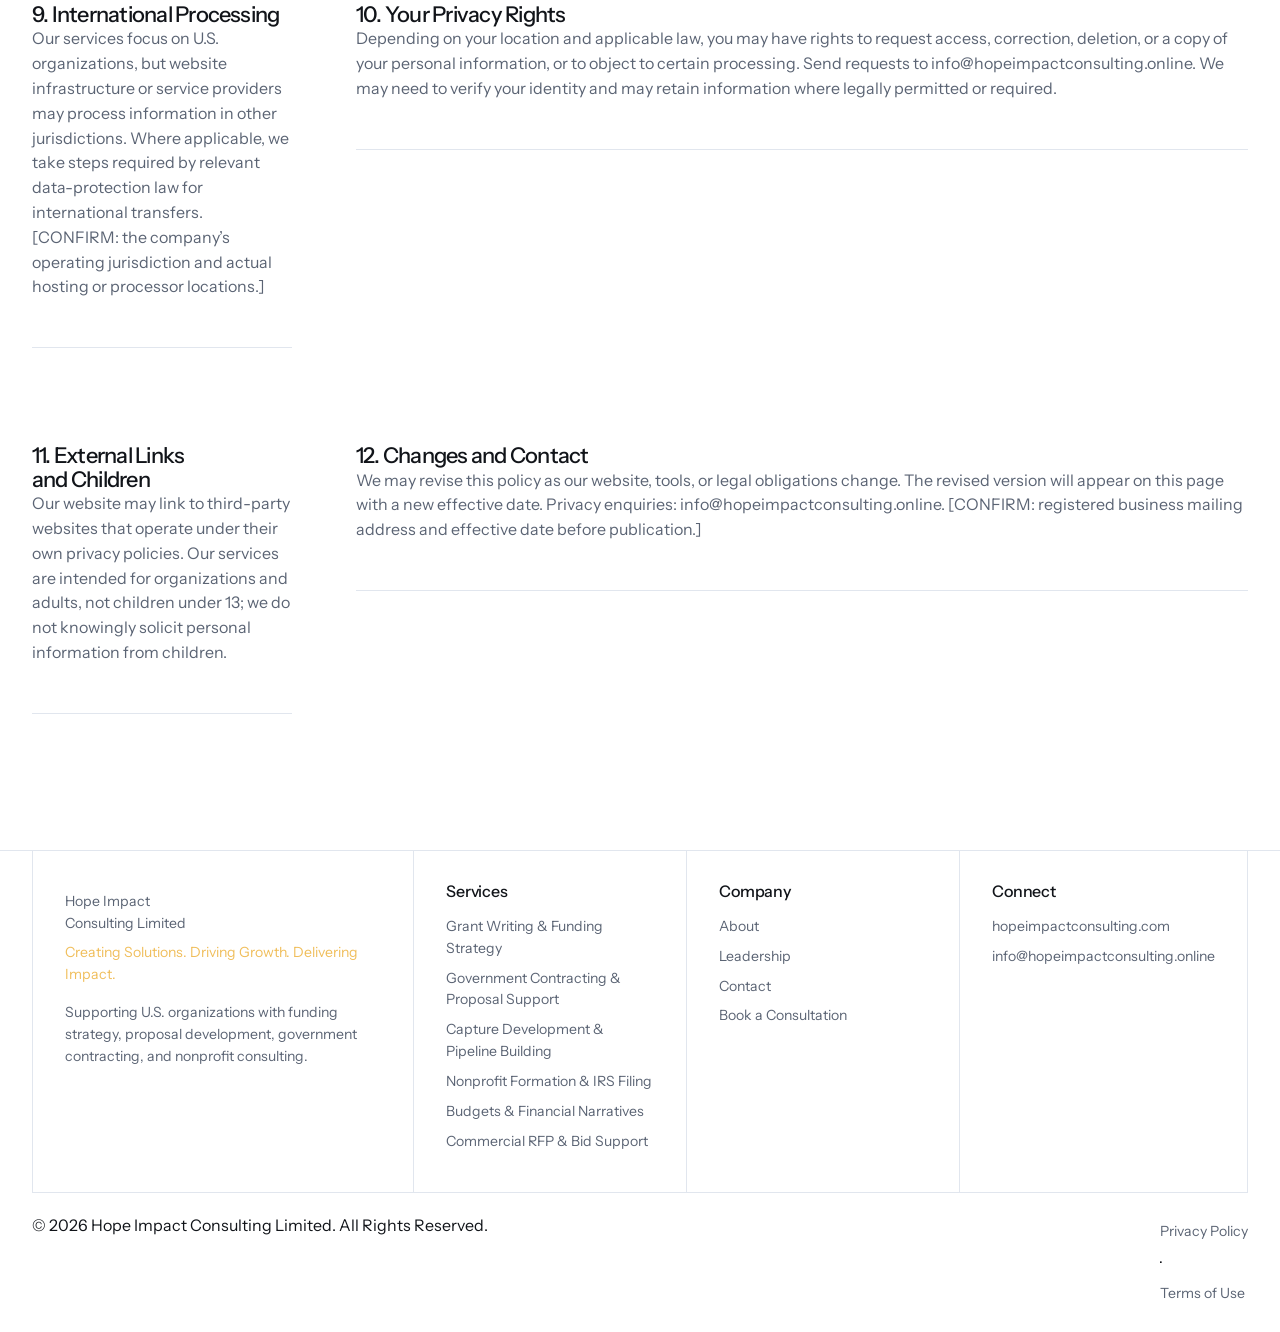
<file: privacy.html>
<!doctype html>
<html lang="en">
  <head>
    <meta charset="utf-8" />
    <meta content="width=device-width,initial-scale=1" name="viewport" />
    <title>Privacy Policy | Hope Impact Consulting Limited</title>
    <meta
      content="Read how Hope Impact Consulting Limited handles consultation enquiries, uploaded documents, personal information and privacy requests."
      name="description"
    />
    <meta content="#0e203e" name="theme-color" />
    <meta content="website" property="og:type" />
    <meta content="Privacy Policy" property="og:title" />
    <meta
      content="Read how Hope Impact Consulting Limited handles consultation enquiries, uploaded documents, personal information and privacy requests."
      property="og:description"
    />
    <meta
      content="https://hopeimpactconsulting.com/privacy.html"
      property="og:url"
    />
    <meta
      content="https://hopeimpactconsulting.com/images/consulting-team.svg"
      property="og:image"
    />
    <meta content="summary_large_image" name="twitter:card" />
    <link
      href="https://hopeimpactconsulting.com/privacy.html"
      rel="canonical"
    />
    <link href="images/favicon.svg" rel="icon" type="image/svg+xml" />
    <link href="https://fonts.googleapis.com" rel="preconnect" />
    <link crossorigin="" href="https://fonts.gstatic.com" rel="preconnect" />
    <link
      href="https://fonts.googleapis.com/css2?family=Instrument+Sans:wght@400;500;600;700;800&amp;display=swap"
      rel="stylesheet"
    />
    <link href="css/style.css" rel="stylesheet" />
    <script type="application/ld+json">
      {
        "@context": "https://schema.org",
        "@type": "WebPage",
        "name": "Privacy Policy",
        "description": "Read how Hope Impact Consulting Limited handles consultation enquiries, uploaded documents, personal information and privacy requests.",
        "url": "https://hopeimpactconsulting.com/privacy.html",
        "publisher": {
          "@type": "Organization",
          "name": "Hope Impact Consulting Limited",
          "url": "https://hopeimpactconsulting.com/",
          "email": "info@hopeimpactconsulting.online"
        }
      }
    </script>
    <script defer="" src="js/main.js"></script>
  </head>
  <body>
    <a class="skip-link" href="#main"> Skip to content </a>
    <header class="site-header">
      <div class="container nav-wrap">
        <a aria-label="Hope Impact home" class="brand" href="index.html">
          <span class="brand-mark"> H </span>
          <span>
            <strong> Hope Impact </strong>
            <small> CONSULTING LIMITED </small>
          </span>
        </a>
        <button
          aria-controls="primary-nav"
          aria-expanded="false"
          aria-label="Open navigation"
          class="menu-toggle"
        >
          <span> </span>
          <span> </span>
          <span> </span>
        </button>
        <nav aria-label="Main navigation" id="primary-nav">
          <a href="index.html"> Home </a>
          <div class="dropdown">
            <button
              aria-controls="services-menu"
              aria-expanded="false"
              class="dropdown-toggle"
            >
              Services
              <span>∨</span>
            </button>
            <div class="dropdown-menu" id="services-menu">
              <a href="services.html"> All services </a>
              <a href="grant-writing.html">
                Grant Writing &amp; Funding Strategy
              </a>
              <a href="government-contracting.html">
                Government Contracting &amp; Proposal Support
              </a>
              <a href="capture-development.html">
                Capture Development &amp; Pipeline Building
              </a>
              <a href="nonprofit-formation.html">
                Nonprofit Formation &amp; IRS Filing
              </a>
              <a href="budgets.html"> Budgets &amp; Financial Narratives </a>
              <a href="commercial-rfp.html">
                Commercial RFP &amp; Bid Support
              </a>
            </div>
          </div>
          <a href="industries.html"> Industries </a>
          <a href="about.html"> About </a>
          <a href="contact.html"> Contact </a>
        </nav>
        <a class="btn btn-gold nav-cta" href="contact.html#consultation">
          Book a Consultation
        </a>
      </div>
    </header>
    <main id="main">
      <section class="hero inner-hero">
        <div class="hero-orbit"></div>
        <div class="container hero-inner">
          <div class="eyebrow gold-text">LEGAL</div>
          <h1>Privacy Policy</h1>
          <p>Important information about your data.</p>
          <div class="actions">
            <a class="btn btn-gold" href="contact.html#consultation">
              Book a Consultation
            </a>
          </div>
        </div>
      </section>
      <section class="section">
        <div class="container legal-layout">
          <p class="eyebrow">PRIVACY &amp; DATA</p>
          <h2>How we handle your information</h2>
          <p class="legal-intro">
            Effective date: [CONFIRM BEFORE PUBLICATION]. This is a draft for
            company and legal review.
          </p>
          <nav aria-label="On this page" class="legal-toc">
            <h3>On this page</h3>
            <a href="#section-1"> 1. Who We Are </a>
            <a href="#section-2"> 2. Information We Collect </a>
            <a href="#section-3"> 3. How We Use Information </a>
            <a href="#section-4"> 4. Legal Grounds and Your Choices </a>
            <a href="#section-5"> 5. Documents and Confidential Information </a>
            <a href="#section-6"> 6. Sharing and Service Providers </a>
            <a href="#section-7"> 7. Cookies and Analytics </a>
            <a href="#section-8"> 8. Retention and Security </a>
            <a href="#section-9"> 9. International Processing </a>
            <a href="#section-10"> 10. Your Privacy Rights </a>
            <a href="#section-11"> 11. External Links and Children </a>
            <a href="#section-12"> 12. Changes and Contact </a>
          </nav>
          <section class="legal-section" id="section-1">
            <h3>1. Who We Are</h3>
            <p>
              Hope Impact Consulting Limited ("Hope Impact", "we", "us")
              provides grant writing, funding strategy, proposal development,
              government contracting support, capture development, and nonprofit
              consulting. This Privacy Policy explains how personal information
              may be collected and used through hopeimpactconsulting.com and
              related enquiries. Contact us at info@hopeimpactconsulting.online
              with privacy questions.
            </p>
          </section>
          <section class="legal-section" id="section-2">
            <h3>2. Information We Collect</h3>
            <p>
              When you contact us or request a consultation, we may collect your
              name, organization, email address, optional phone number,
              organization type, service interests, opportunity details, funding
              or contract value, deadlines, and messages. If you choose to
              upload a solicitation, grant guideline, or supporting document, it
              may contain additional personal or confidential information.
              Please share only what is reasonably necessary for your enquiry.
            </p>
          </section>
          <section class="legal-section" id="section-3">
            <h3>3. How We Use Information</h3>
            <p>
              We use submitted information to respond to enquiries, assess
              potential engagements, arrange consultations, prepare proposals or
              scopes of work, deliver agreed services, maintain client
              relationships, and meet applicable legal obligations. We may use
              limited technical information to maintain website security and
              troubleshoot performance. We do not promise grant or contract
              awards.
            </p>
          </section>
          <section class="legal-section" id="section-4">
            <h3>4. Legal Grounds and Your Choices</h3>
            <p>
              Where applicable law requires a legal basis, processing may rely
              on your request to take steps toward a contract, performance of an
              agreement, legitimate business interests, compliance with legal
              obligations, or consent when required. You may choose not to
              provide optional information, but that may limit our ability to
              assess your enquiry.
            </p>
          </section>
          <section class="legal-section" id="section-5">
            <h3>5. Documents and Confidential Information</h3>
            <p>
              Proposal documents, financial materials, program descriptions, and
              other files you submit may be sensitive. We use them to evaluate
              or carry out the requested services and restrict access to people
              who reasonably need them for that purpose. Please do not submit
              Social Security numbers, payment-card details, medical records, or
              other highly sensitive data through the website contact form
              unless we have agreed on an appropriate secure transfer method.
            </p>
          </section>
          <section class="legal-section" id="section-6">
            <h3>6. Sharing and Service Providers</h3>
            <p>
              Information may be shared with service providers that support
              website hosting, email, scheduling, document storage, security,
              and client communications, subject to their relevant terms and
              safeguards. We may disclose information when legally required or
              necessary to protect rights and security. We do not publish client
              submissions or use them as testimonials without appropriate
              permission. [CONFIRM: identify the actual form, hosting,
              analytics, scheduling, and storage providers before publication.]
            </p>
          </section>
          <section class="legal-section" id="section-7">
            <h3>7. Cookies and Analytics</h3>
            <p>
              The website or third-party tools integrated into it may use
              essential cookies or similar technologies. Additional analytics or
              marketing tools should be disclosed here if enabled, together with
              any legally required consent controls. [CONFIRM: actual cookies,
              analytics tools, and consent configuration before publication.]
            </p>
          </section>
          <section class="legal-section" id="section-8">
            <h3>8. Retention and Security</h3>
            <p>
              We retain information only for as long as reasonably needed for
              enquiries, client services, recordkeeping, dispute resolution, or
              applicable legal requirements. We use reasonable organizational
              and technical safeguards, but no internet transmission or storage
              system is completely secure. [CONFIRM: actual retention periods
              and document-deletion procedures before publication.]
            </p>
          </section>
          <section class="legal-section" id="section-9">
            <h3>9. International Processing</h3>
            <p>
              Our services focus on U.S. organizations, but website
              infrastructure or service providers may process information in
              other jurisdictions. Where applicable, we take steps required by
              relevant data-protection law for international transfers.
              [CONFIRM: the company&rsquo;s operating jurisdiction and actual
              hosting or processor locations.]
            </p>
          </section>
          <section class="legal-section" id="section-10">
            <h3>10. Your Privacy Rights</h3>
            <p>
              Depending on your location and applicable law, you may have rights
              to request access, correction, deletion, or a copy of your
              personal information, or to object to certain processing. Send
              requests to info@hopeimpactconsulting.online. We may need to
              verify your identity and may retain information where legally
              permitted or required.
            </p>
          </section>
          <section class="legal-section" id="section-11">
            <h3>11. External Links and Children</h3>
            <p>
              Our website may link to third-party websites that operate under
              their own privacy policies. Our services are intended for
              organizations and adults, not children under 13; we do not
              knowingly solicit personal information from children.
            </p>
          </section>
          <section class="legal-section" id="section-12">
            <h3>12. Changes and Contact</h3>
            <p>
              We may revise this policy as our website, tools, or legal
              obligations change. The revised version will appear on this page
              with a new effective date. Privacy enquiries:
              info@hopeimpactconsulting.online. [CONFIRM: registered business
              mailing address and effective date before publication.]
            </p>
          </section>
        </div>
      </section>
    </main>
    <footer class="footer">
      <div class="container footer-grid">
        <div>
          <a class="footer-brand" href="index.html">
            Hope Impact
            <br />
            Consulting Limited
          </a>
          <p class="gold-text">
            Creating Solutions. Driving Growth. Delivering Impact.
          </p>
          <p>
            Supporting U.S. organizations with funding strategy, proposal
            development, government contracting, and nonprofit consulting.
          </p>
        </div>
        <div>
          <h3>Services</h3>
          <a href="grant-writing.html">
            Grant Writing &amp; Funding Strategy
          </a>
          <a href="government-contracting.html">
            Government Contracting &amp; Proposal Support
          </a>
          <a href="capture-development.html">
            Capture Development &amp; Pipeline Building
          </a>
          <a href="nonprofit-formation.html">
            Nonprofit Formation &amp; IRS Filing
          </a>
          <a href="budgets.html"> Budgets &amp; Financial Narratives </a>
          <a href="commercial-rfp.html"> Commercial RFP &amp; Bid Support </a>
        </div>
        <div>
          <h3>Company</h3>
          <a href="about.html"> About </a>
          <a href="about.html#leadership"> Leadership </a>
          <a href="contact.html"> Contact </a>
          <a href="contact.html#consultation"> Book a Consultation </a>
        </div>
        <div>
          <h3>Connect</h3>
          <a href="https://hopeimpactconsulting.com/">
            hopeimpactconsulting.com
          </a>
          <a href="mailto:info@hopeimpactconsulting.online">
            info@hopeimpactconsulting.online
          </a>
        </div>
      </div>
      <div class="container footer-bottom">
        <span>
          &copy;
          <span id="year"> 2026 </span>
          Hope Impact Consulting Limited. All Rights Reserved.
        </span>
        <span>
          <a href="privacy.html"> Privacy Policy </a>
          &middot;
          <a href="terms.html"> Terms of Use </a>
        </span>
      </div>
    </footer>
  </body>
</html>
</file>
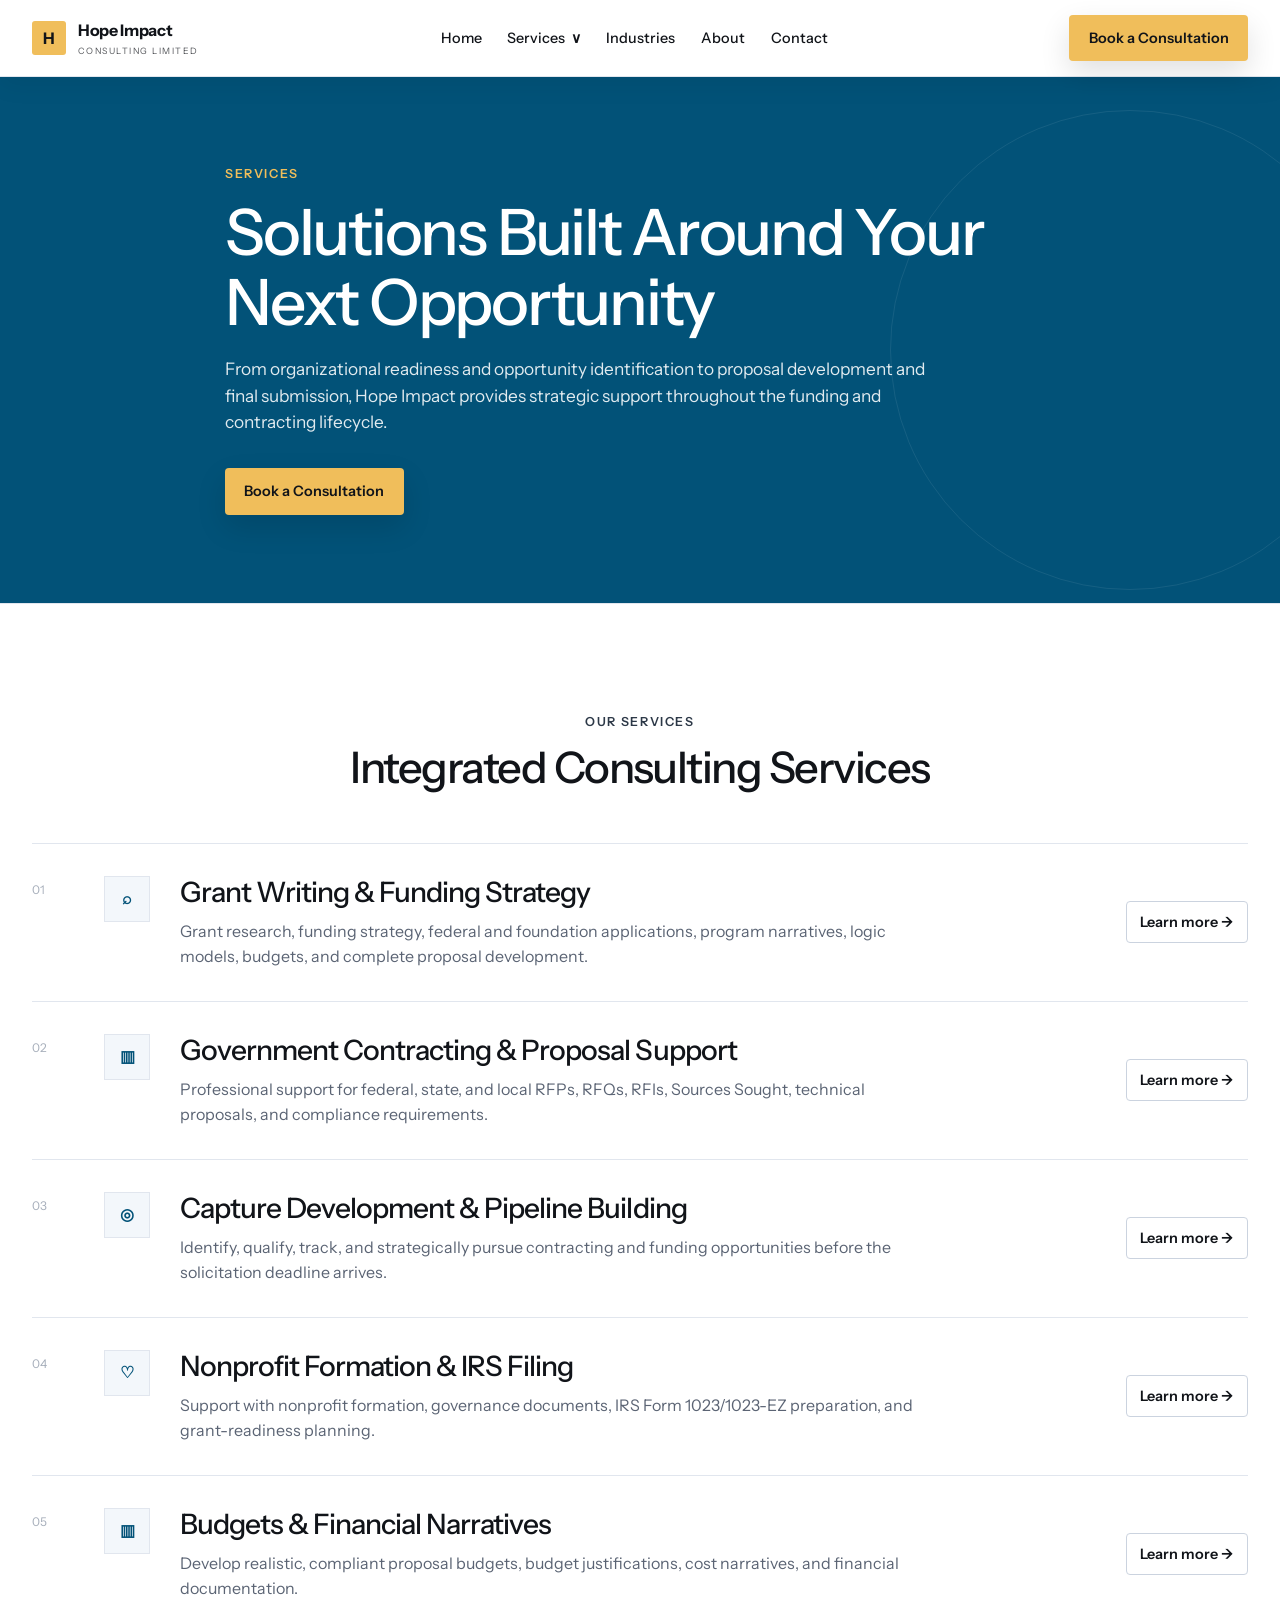
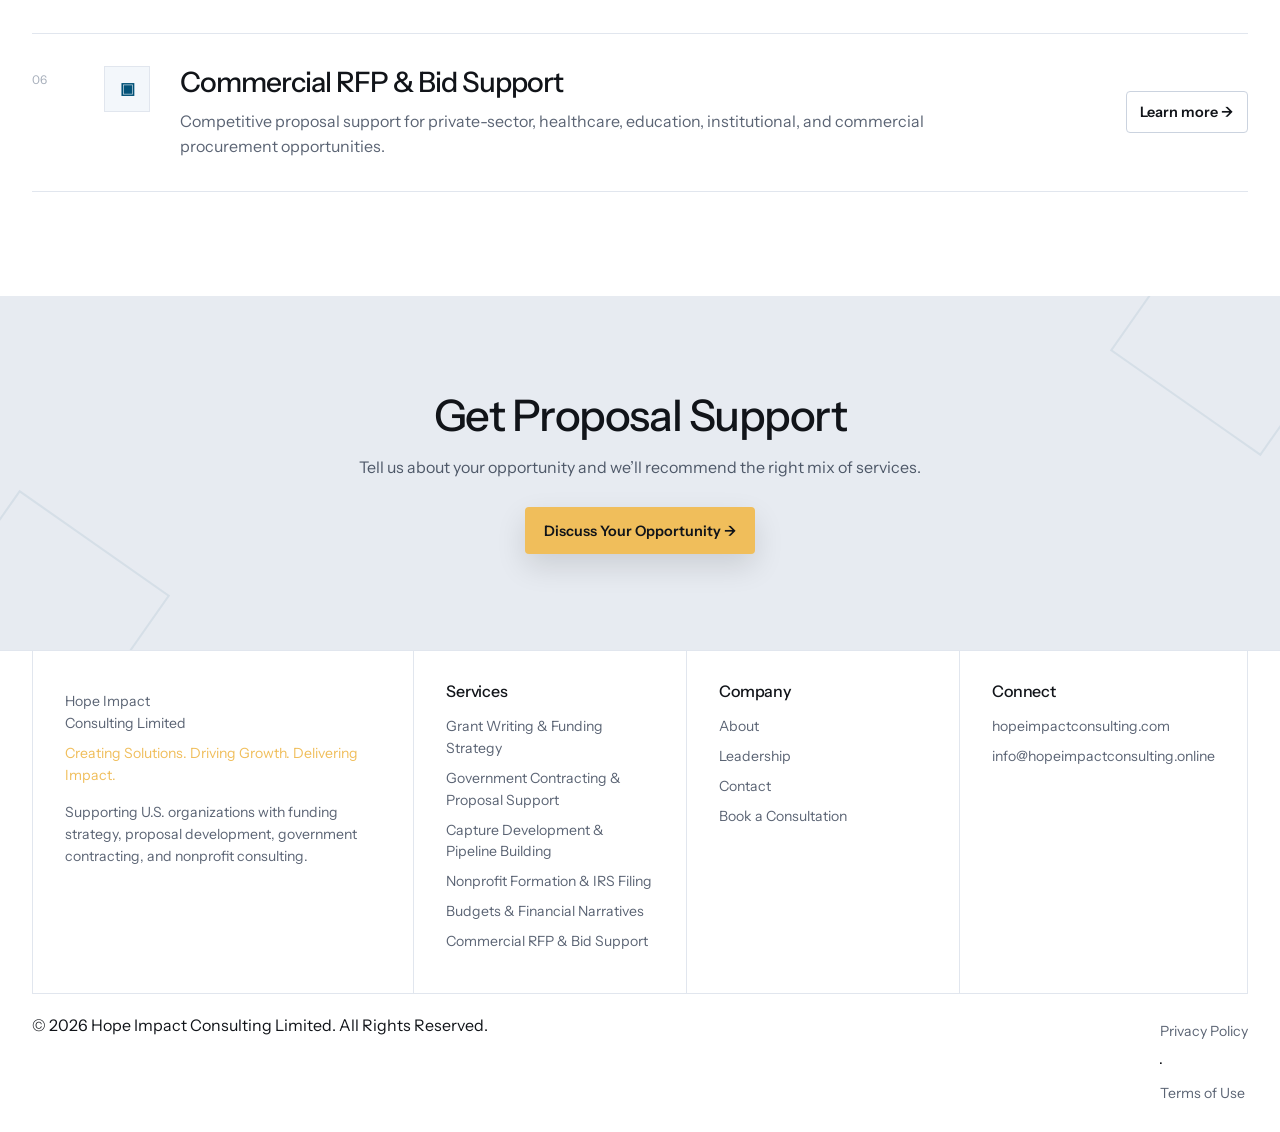
<file: services.html>
<!doctype html>
<html lang="en">
  <head>
    <meta charset="utf-8" />
    <meta content="width=device-width,initial-scale=1" name="viewport" />
    <title>Our Services | Hope Impact Consulting Limited</title>
    <meta
      content="Explore grant writing, government contracting, capture strategy, nonprofit formation, budgets and commercial RFP support."
      name="description"
    />
    <meta content="#0e203e" name="theme-color" />
    <meta content="website" property="og:type" />
    <meta content="Our Services" property="og:title" />
    <meta
      content="Explore grant writing, government contracting, capture strategy, nonprofit formation, budgets and commercial RFP support."
      property="og:description"
    />
    <meta
      content="https://hopeimpactconsulting.com/services.html"
      property="og:url"
    />
    <meta
      content="https://hopeimpactconsulting.com/images/consulting-team.svg"
      property="og:image"
    />
    <meta content="summary_large_image" name="twitter:card" />
    <link
      href="https://hopeimpactconsulting.com/services.html"
      rel="canonical"
    />
    <link href="images/favicon.svg" rel="icon" type="image/svg+xml" />
    <link href="https://fonts.googleapis.com" rel="preconnect" />
    <link crossorigin="" href="https://fonts.gstatic.com" rel="preconnect" />
    <link
      href="https://fonts.googleapis.com/css2?family=Instrument+Sans:wght@400;500;600;700;800&amp;display=swap"
      rel="stylesheet"
    />
    <link href="css/style.css" rel="stylesheet" />
    <script type="application/ld+json">
      {
        "@context": "https://schema.org",
        "@type": "WebPage",
        "name": "Our Services",
        "description": "Explore grant writing, government contracting, capture strategy, nonprofit formation, budgets and commercial RFP support.",
        "url": "https://hopeimpactconsulting.com/services.html",
        "publisher": {
          "@type": "Organization",
          "name": "Hope Impact Consulting Limited",
          "url": "https://hopeimpactconsulting.com/",
          "email": "info@hopeimpactconsulting.online"
        }
      }
    </script>
    <script defer="" src="js/main.js"></script>
  </head>
  <body>
    <a class="skip-link" href="#main"> Skip to content </a>
    <header class="site-header">
      <div class="container nav-wrap">
        <a aria-label="Hope Impact home" class="brand" href="index.html">
          <span class="brand-mark"> H </span>
          <span>
            <strong> Hope Impact </strong>
            <small> CONSULTING LIMITED </small>
          </span>
        </a>
        <button
          aria-controls="primary-nav"
          aria-expanded="false"
          aria-label="Open navigation"
          class="menu-toggle"
        >
          <span> </span>
          <span> </span>
          <span> </span>
        </button>
        <nav aria-label="Main navigation" id="primary-nav">
          <a href="index.html"> Home </a>
          <div class="dropdown">
            <button
              aria-controls="services-menu"
              aria-expanded="false"
              class="dropdown-toggle"
            >
              Services
              <span>∨</span>
            </button>
            <div class="dropdown-menu" id="services-menu">
              <a href="services.html"> All services </a>
              <a href="grant-writing.html">
                Grant Writing &amp; Funding Strategy
              </a>
              <a href="government-contracting.html">
                Government Contracting &amp; Proposal Support
              </a>
              <a href="capture-development.html">
                Capture Development &amp; Pipeline Building
              </a>
              <a href="nonprofit-formation.html">
                Nonprofit Formation &amp; IRS Filing
              </a>
              <a href="budgets.html"> Budgets &amp; Financial Narratives </a>
              <a href="commercial-rfp.html">
                Commercial RFP &amp; Bid Support
              </a>
            </div>
          </div>
          <a href="industries.html"> Industries </a>
          <a href="about.html"> About </a>
          <a href="contact.html"> Contact </a>
        </nav>
        <a class="btn btn-gold nav-cta" href="contact.html#consultation">
          Book a Consultation
        </a>
      </div>
    </header>
    <main id="main">
      <section class="hero inner-hero">
        <div class="hero-orbit"></div>
        <div class="container hero-inner">
          <div class="eyebrow gold-text">SERVICES</div>
          <h1>
            Solutions Built Around Your
            <br />
            Next Opportunity
          </h1>
          <p>
            From organizational readiness and opportunity identification to
            proposal development and final submission, Hope Impact provides
            strategic support throughout the funding and contracting lifecycle.
          </p>
          <div class="actions">
            <a class="btn btn-gold" href="contact.html#consultation">
              Book a Consultation
            </a>
          </div>
        </div>
      </section>
      <section class="section">
        <div class="container">
          <div class="section-heading">
            <span class="eyebrow"> OUR SERVICES </span>
            <h2>Integrated Consulting Services</h2>
          </div>
          <div class="service-list">
            <article class="service-row">
              <span class="service-index"> 01 </span>
              <span class="service-icon"> &telrec; </span>
              <div>
                <h2>Grant Writing &amp; Funding Strategy</h2>
                <p>
                  Grant research, funding strategy, federal and foundation
                  applications, program narratives, logic models, budgets, and
                  complete proposal development.
                </p>
              </div>
              <a
                class="btn btn-small btn-outline-dark"
                href="grant-writing.html"
              >
                Learn more &rarr;
              </a>
            </article>
            <article class="service-row">
              <span class="service-index"> 02 </span>
              <span class="service-icon"> ▥ </span>
              <div>
                <h2>Government Contracting &amp; Proposal Support</h2>
                <p>
                  Professional support for federal, state, and local RFPs, RFQs,
                  RFIs, Sources Sought, technical proposals, and compliance
                  requirements.
                </p>
              </div>
              <a
                class="btn btn-small btn-outline-dark"
                href="government-contracting.html"
              >
                Learn more &rarr;
              </a>
            </article>
            <article class="service-row">
              <span class="service-index"> 03 </span>
              <span class="service-icon"> ◎ </span>
              <div>
                <h2>Capture Development &amp; Pipeline Building</h2>
                <p>
                  Identify, qualify, track, and strategically pursue contracting
                  and funding opportunities before the solicitation deadline
                  arrives.
                </p>
              </div>
              <a
                class="btn btn-small btn-outline-dark"
                href="capture-development.html"
              >
                Learn more &rarr;
              </a>
            </article>
            <article class="service-row">
              <span class="service-index"> 04 </span>
              <span class="service-icon"> ♡ </span>
              <div>
                <h2>Nonprofit Formation &amp; IRS Filing</h2>
                <p>
                  Support with nonprofit formation, governance documents, IRS
                  Form 1023/1023-EZ preparation, and grant-readiness planning.
                </p>
              </div>
              <a
                class="btn btn-small btn-outline-dark"
                href="nonprofit-formation.html"
              >
                Learn more &rarr;
              </a>
            </article>
            <article class="service-row">
              <span class="service-index"> 05 </span>
              <span class="service-icon"> ▥ </span>
              <div>
                <h2>Budgets &amp; Financial Narratives</h2>
                <p>
                  Develop realistic, compliant proposal budgets, budget
                  justifications, cost narratives, and financial documentation.
                </p>
              </div>
              <a class="btn btn-small btn-outline-dark" href="budgets.html">
                Learn more &rarr;
              </a>
            </article>
            <article class="service-row">
              <span class="service-index"> 06 </span>
              <span class="service-icon"> ▣ </span>
              <div>
                <h2>Commercial RFP &amp; Bid Support</h2>
                <p>
                  Competitive proposal support for private-sector, healthcare,
                  education, institutional, and commercial procurement
                  opportunities.
                </p>
              </div>
              <a
                class="btn btn-small btn-outline-dark"
                href="commercial-rfp.html"
              >
                Learn more &rarr;
              </a>
            </article>
          </div>
        </div>
      </section>
      <section class="cta">
        <div class="container">
          <h2>Get Proposal Support</h2>
          <p>
            Tell us about your opportunity and we&rsquo;ll recommend the right
            mix of services.
          </p>
          <a class="btn btn-gold" href="contact.html#consultation">
            Discuss Your Opportunity &rarr;
          </a>
        </div>
      </section>
    </main>
    <footer class="footer">
      <div class="container footer-grid">
        <div>
          <a class="footer-brand" href="index.html">
            Hope Impact
            <br />
            Consulting Limited
          </a>
          <p class="gold-text">
            Creating Solutions. Driving Growth. Delivering Impact.
          </p>
          <p>
            Supporting U.S. organizations with funding strategy, proposal
            development, government contracting, and nonprofit consulting.
          </p>
        </div>
        <div>
          <h3>Services</h3>
          <a href="grant-writing.html">
            Grant Writing &amp; Funding Strategy
          </a>
          <a href="government-contracting.html">
            Government Contracting &amp; Proposal Support
          </a>
          <a href="capture-development.html">
            Capture Development &amp; Pipeline Building
          </a>
          <a href="nonprofit-formation.html">
            Nonprofit Formation &amp; IRS Filing
          </a>
          <a href="budgets.html"> Budgets &amp; Financial Narratives </a>
          <a href="commercial-rfp.html"> Commercial RFP &amp; Bid Support </a>
        </div>
        <div>
          <h3>Company</h3>
          <a href="about.html"> About </a>
          <a href="about.html#leadership"> Leadership </a>
          <a href="contact.html"> Contact </a>
          <a href="contact.html#consultation"> Book a Consultation </a>
        </div>
        <div>
          <h3>Connect</h3>
          <a href="https://hopeimpactconsulting.com/">
            hopeimpactconsulting.com
          </a>
          <a href="mailto:info@hopeimpactconsulting.online">
            info@hopeimpactconsulting.online
          </a>
        </div>
      </div>
      <div class="container footer-bottom">
        <span>
          &copy;
          <span id="year"> 2026 </span>
          Hope Impact Consulting Limited. All Rights Reserved.
        </span>
        <span>
          <a href="privacy.html"> Privacy Policy </a>
          &middot;
          <a href="terms.html"> Terms of Use </a>
        </span>
      </div>
    </footer>
  </body>
</html>
</file>
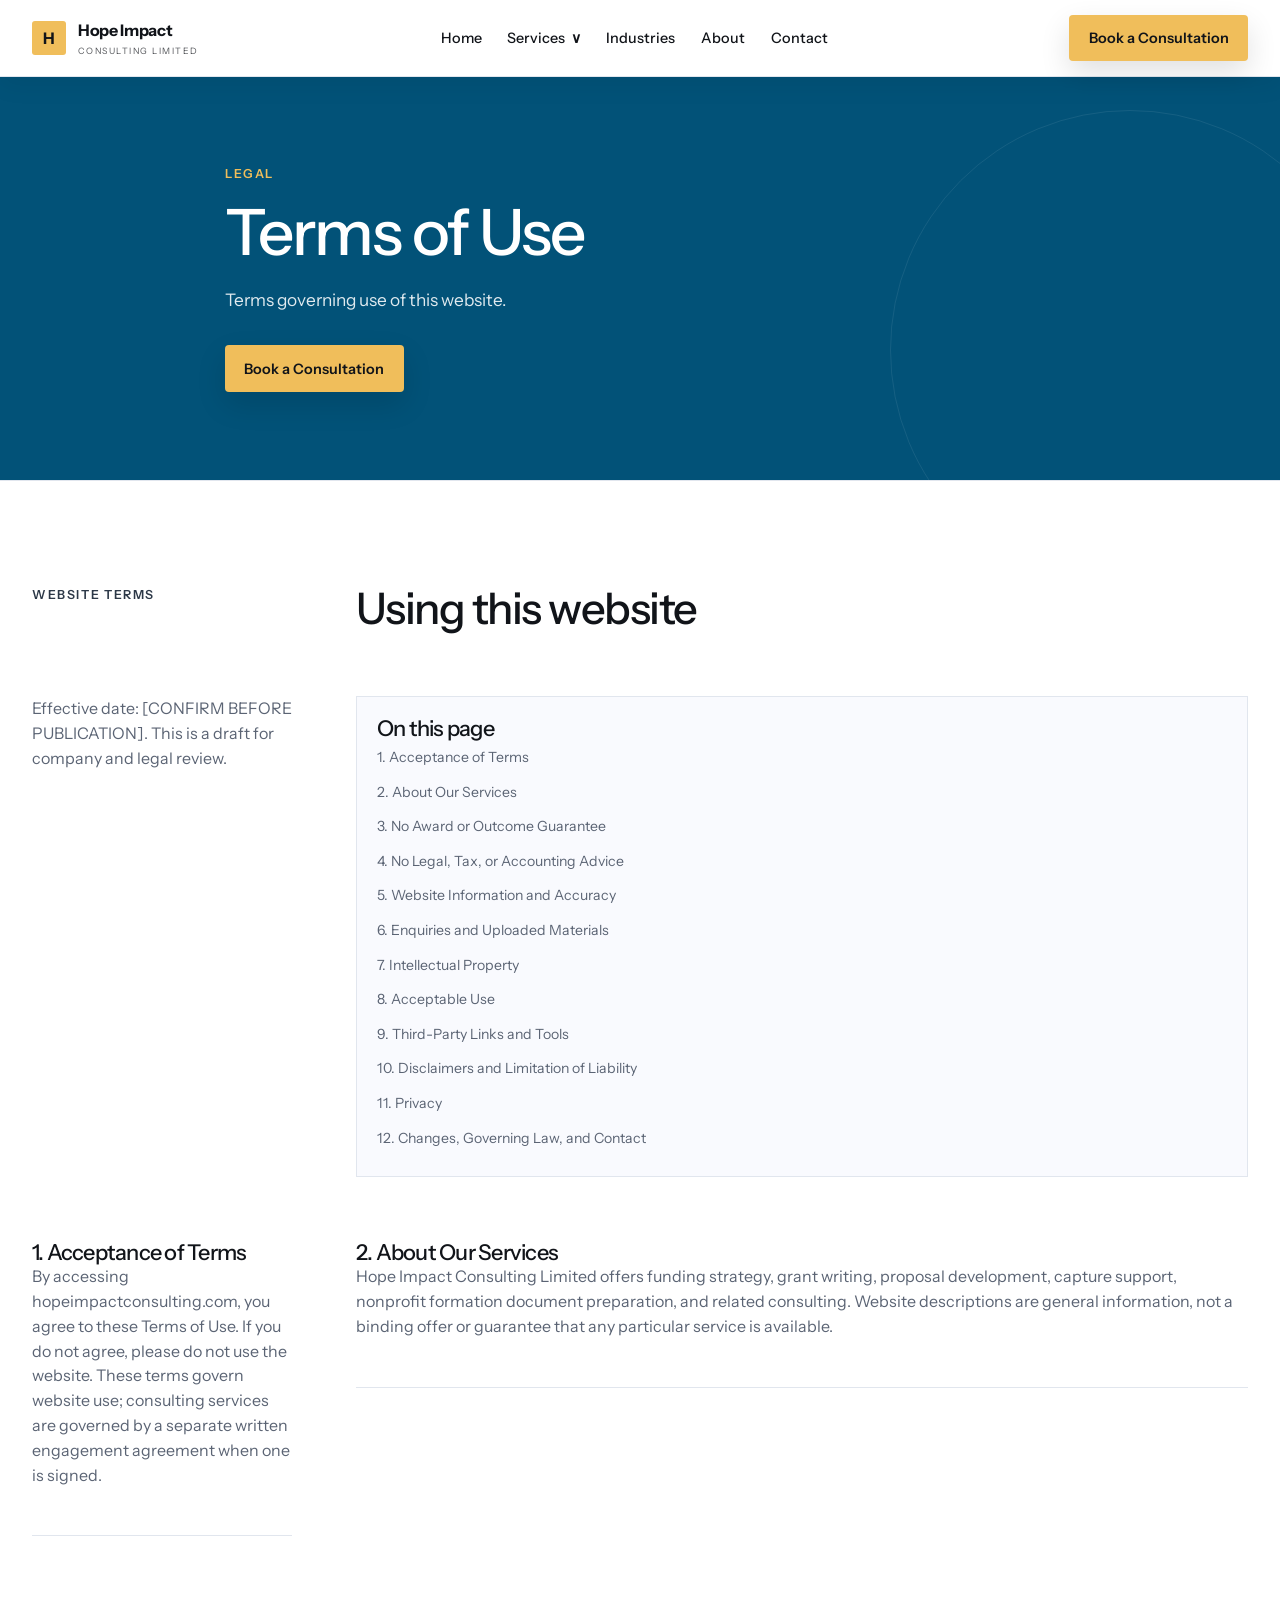
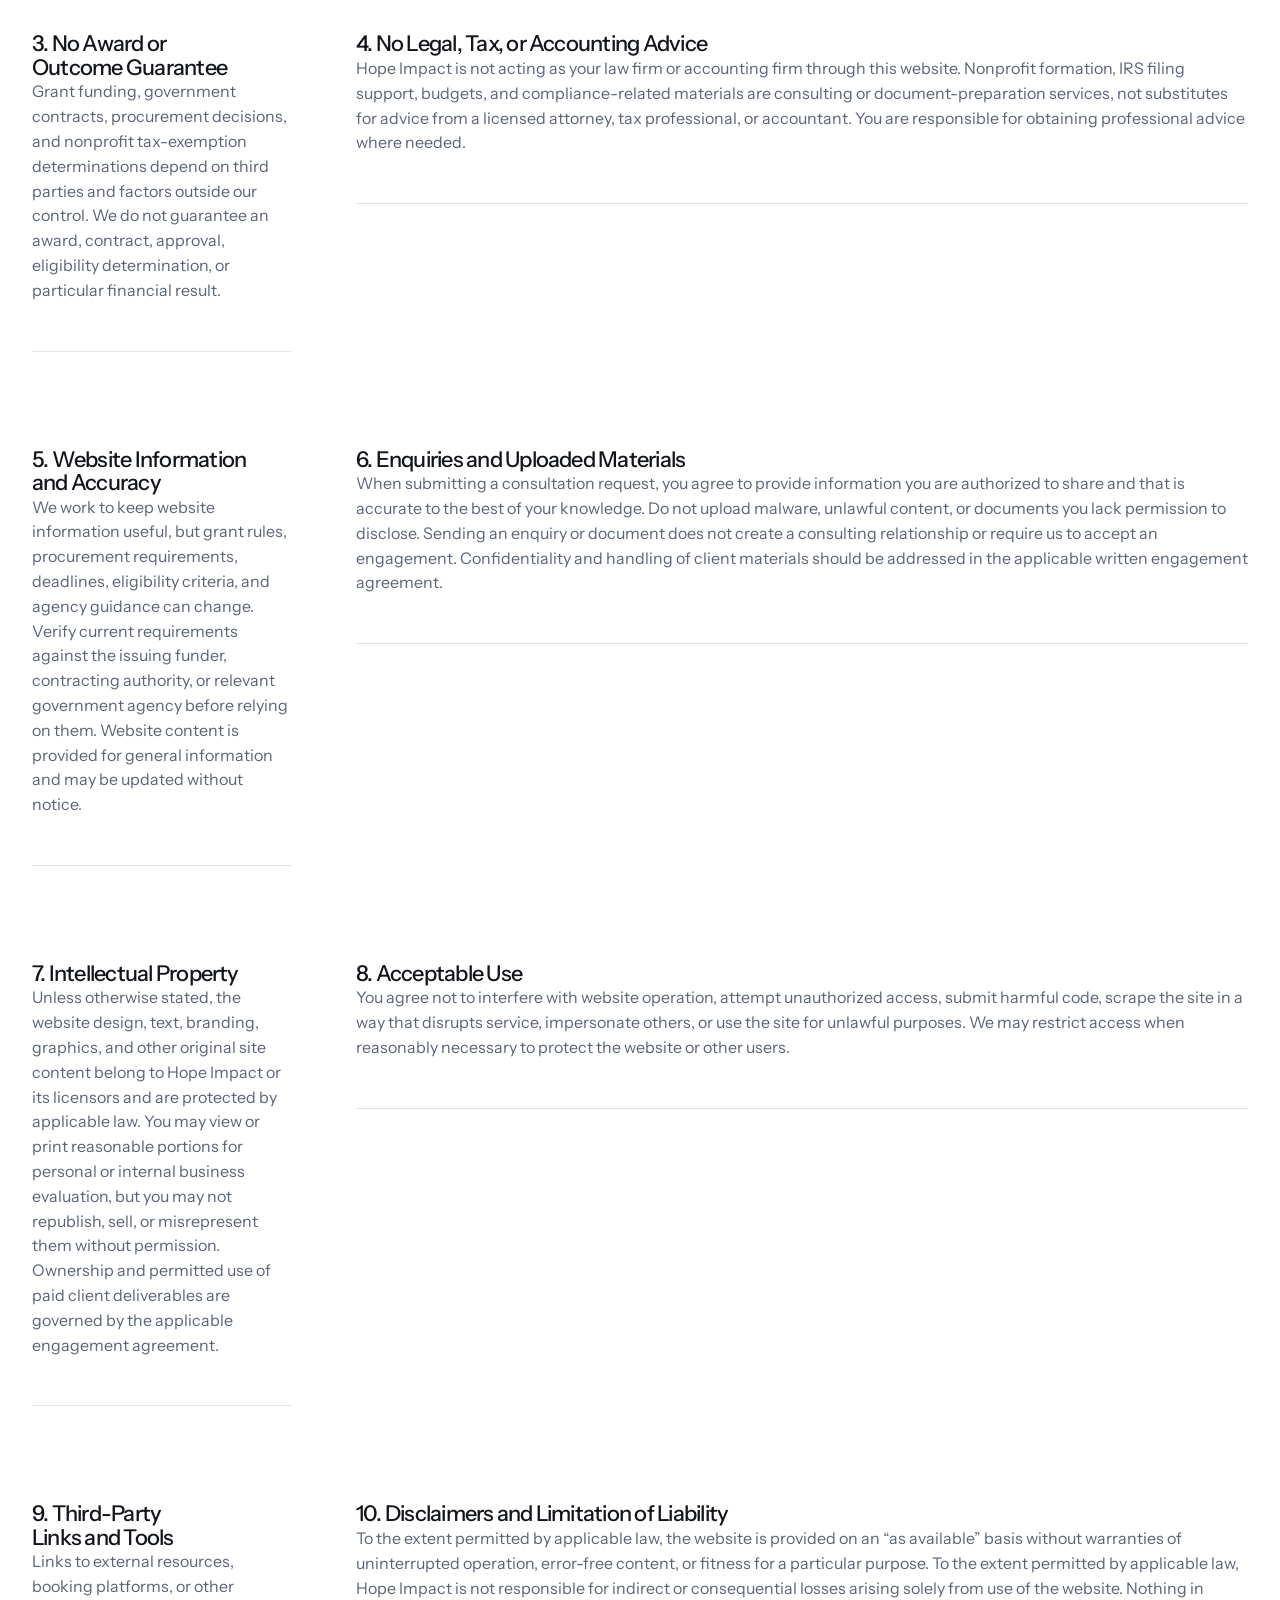
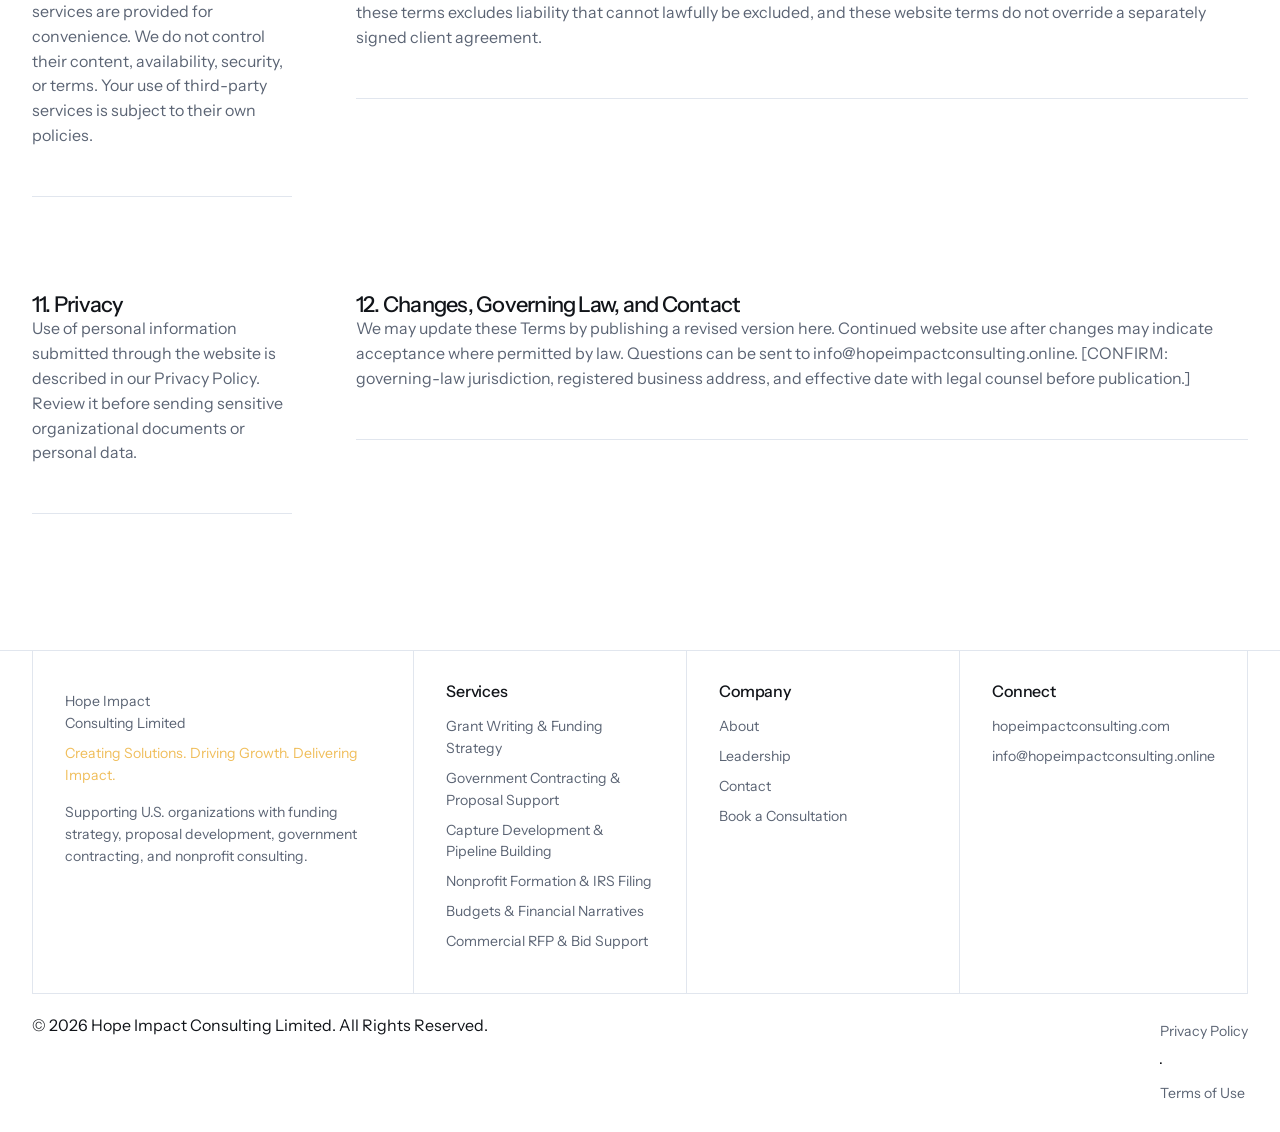
<file: terms.html>
<!doctype html>
<html lang="en">
  <head>
    <meta charset="utf-8" />
    <meta content="width=device-width,initial-scale=1" name="viewport" />
    <title>Terms of Use | Hope Impact Consulting Limited</title>
    <meta
      content="Review the website terms for Hope Impact Consulting Limited, including consulting disclaimers, acceptable use, intellectual property and liability."
      name="description"
    />
    <meta content="#0e203e" name="theme-color" />
    <meta content="website" property="og:type" />
    <meta content="Terms of Use" property="og:title" />
    <meta
      content="Review the website terms for Hope Impact Consulting Limited, including consulting disclaimers, acceptable use, intellectual property and liability."
      property="og:description"
    />
    <meta
      content="https://hopeimpactconsulting.com/terms.html"
      property="og:url"
    />
    <meta
      content="https://hopeimpactconsulting.com/images/consulting-team.svg"
      property="og:image"
    />
    <meta content="summary_large_image" name="twitter:card" />
    <link href="https://hopeimpactconsulting.com/terms.html" rel="canonical" />
    <link href="images/favicon.svg" rel="icon" type="image/svg+xml" />
    <link href="https://fonts.googleapis.com" rel="preconnect" />
    <link crossorigin="" href="https://fonts.gstatic.com" rel="preconnect" />
    <link
      href="https://fonts.googleapis.com/css2?family=Instrument+Sans:wght@400;500;600;700;800&amp;display=swap"
      rel="stylesheet"
    />
    <link href="css/style.css" rel="stylesheet" />
    <script type="application/ld+json">
      {
        "@context": "https://schema.org",
        "@type": "WebPage",
        "name": "Terms of Use",
        "description": "Review the website terms for Hope Impact Consulting Limited, including consulting disclaimers, acceptable use, intellectual property and liability.",
        "url": "https://hopeimpactconsulting.com/terms.html",
        "publisher": {
          "@type": "Organization",
          "name": "Hope Impact Consulting Limited",
          "url": "https://hopeimpactconsulting.com/",
          "email": "info@hopeimpactconsulting.online"
        }
      }
    </script>
    <script defer="" src="js/main.js"></script>
  </head>
  <body>
    <a class="skip-link" href="#main"> Skip to content </a>
    <header class="site-header">
      <div class="container nav-wrap">
        <a aria-label="Hope Impact home" class="brand" href="index.html">
          <span class="brand-mark"> H </span>
          <span>
            <strong> Hope Impact </strong>
            <small> CONSULTING LIMITED </small>
          </span>
        </a>
        <button
          aria-controls="primary-nav"
          aria-expanded="false"
          aria-label="Open navigation"
          class="menu-toggle"
        >
          <span> </span>
          <span> </span>
          <span> </span>
        </button>
        <nav aria-label="Main navigation" id="primary-nav">
          <a href="index.html"> Home </a>
          <div class="dropdown">
            <button
              aria-controls="services-menu"
              aria-expanded="false"
              class="dropdown-toggle"
            >
              Services
              <span>∨</span>
            </button>
            <div class="dropdown-menu" id="services-menu">
              <a href="services.html"> All services </a>
              <a href="grant-writing.html">
                Grant Writing &amp; Funding Strategy
              </a>
              <a href="government-contracting.html">
                Government Contracting &amp; Proposal Support
              </a>
              <a href="capture-development.html">
                Capture Development &amp; Pipeline Building
              </a>
              <a href="nonprofit-formation.html">
                Nonprofit Formation &amp; IRS Filing
              </a>
              <a href="budgets.html"> Budgets &amp; Financial Narratives </a>
              <a href="commercial-rfp.html">
                Commercial RFP &amp; Bid Support
              </a>
            </div>
          </div>
          <a href="industries.html"> Industries </a>
          <a href="about.html"> About </a>
          <a href="contact.html"> Contact </a>
        </nav>
        <a class="btn btn-gold nav-cta" href="contact.html#consultation">
          Book a Consultation
        </a>
      </div>
    </header>
    <main id="main">
      <section class="hero inner-hero">
        <div class="hero-orbit"></div>
        <div class="container hero-inner">
          <div class="eyebrow gold-text">LEGAL</div>
          <h1>Terms of Use</h1>
          <p>Terms governing use of this website.</p>
          <div class="actions">
            <a class="btn btn-gold" href="contact.html#consultation">
              Book a Consultation
            </a>
          </div>
        </div>
      </section>
      <section class="section">
        <div class="container legal-layout">
          <p class="eyebrow">WEBSITE TERMS</p>
          <h2>Using this website</h2>
          <p class="legal-intro">
            Effective date: [CONFIRM BEFORE PUBLICATION]. This is a draft for
            company and legal review.
          </p>
          <nav aria-label="On this page" class="legal-toc">
            <h3>On this page</h3>
            <a href="#section-1"> 1. Acceptance of Terms </a>
            <a href="#section-2"> 2. About Our Services </a>
            <a href="#section-3"> 3. No Award or Outcome Guarantee </a>
            <a href="#section-4"> 4. No Legal, Tax, or Accounting Advice </a>
            <a href="#section-5"> 5. Website Information and Accuracy </a>
            <a href="#section-6"> 6. Enquiries and Uploaded Materials </a>
            <a href="#section-7"> 7. Intellectual Property </a>
            <a href="#section-8"> 8. Acceptable Use </a>
            <a href="#section-9"> 9. Third-Party Links and Tools </a>
            <a href="#section-10">
              10. Disclaimers and Limitation of Liability
            </a>
            <a href="#section-11"> 11. Privacy </a>
            <a href="#section-12"> 12. Changes, Governing Law, and Contact </a>
          </nav>
          <section class="legal-section" id="section-1">
            <h3>1. Acceptance of Terms</h3>
            <p>
              By accessing hopeimpactconsulting.com, you agree to these Terms of
              Use. If you do not agree, please do not use the website. These
              terms govern website use; consulting services are governed by a
              separate written engagement agreement when one is signed.
            </p>
          </section>
          <section class="legal-section" id="section-2">
            <h3>2. About Our Services</h3>
            <p>
              Hope Impact Consulting Limited offers funding strategy, grant
              writing, proposal development, capture support, nonprofit
              formation document preparation, and related consulting. Website
              descriptions are general information, not a binding offer or
              guarantee that any particular service is available.
            </p>
          </section>
          <section class="legal-section" id="section-3">
            <h3>3. No Award or Outcome Guarantee</h3>
            <p>
              Grant funding, government contracts, procurement decisions, and
              nonprofit tax-exemption determinations depend on third parties and
              factors outside our control. We do not guarantee an award,
              contract, approval, eligibility determination, or particular
              financial result.
            </p>
          </section>
          <section class="legal-section" id="section-4">
            <h3>4. No Legal, Tax, or Accounting Advice</h3>
            <p>
              Hope Impact is not acting as your law firm or accounting firm
              through this website. Nonprofit formation, IRS filing support,
              budgets, and compliance-related materials are consulting or
              document-preparation services, not substitutes for advice from a
              licensed attorney, tax professional, or accountant. You are
              responsible for obtaining professional advice where needed.
            </p>
          </section>
          <section class="legal-section" id="section-5">
            <h3>5. Website Information and Accuracy</h3>
            <p>
              We work to keep website information useful, but grant rules,
              procurement requirements, deadlines, eligibility criteria, and
              agency guidance can change. Verify current requirements against
              the issuing funder, contracting authority, or relevant government
              agency before relying on them. Website content is provided for
              general information and may be updated without notice.
            </p>
          </section>
          <section class="legal-section" id="section-6">
            <h3>6. Enquiries and Uploaded Materials</h3>
            <p>
              When submitting a consultation request, you agree to provide
              information you are authorized to share and that is accurate to
              the best of your knowledge. Do not upload malware, unlawful
              content, or documents you lack permission to disclose. Sending an
              enquiry or document does not create a consulting relationship or
              require us to accept an engagement. Confidentiality and handling
              of client materials should be addressed in the applicable written
              engagement agreement.
            </p>
          </section>
          <section class="legal-section" id="section-7">
            <h3>7. Intellectual Property</h3>
            <p>
              Unless otherwise stated, the website design, text, branding,
              graphics, and other original site content belong to Hope Impact or
              its licensors and are protected by applicable law. You may view or
              print reasonable portions for personal or internal business
              evaluation, but you may not republish, sell, or misrepresent them
              without permission. Ownership and permitted use of paid client
              deliverables are governed by the applicable engagement agreement.
            </p>
          </section>
          <section class="legal-section" id="section-8">
            <h3>8. Acceptable Use</h3>
            <p>
              You agree not to interfere with website operation, attempt
              unauthorized access, submit harmful code, scrape the site in a way
              that disrupts service, impersonate others, or use the site for
              unlawful purposes. We may restrict access when reasonably
              necessary to protect the website or other users.
            </p>
          </section>
          <section class="legal-section" id="section-9">
            <h3>9. Third-Party Links and Tools</h3>
            <p>
              Links to external resources, booking platforms, or other services
              are provided for convenience. We do not control their content,
              availability, security, or terms. Your use of third-party services
              is subject to their own policies.
            </p>
          </section>
          <section class="legal-section" id="section-10">
            <h3>10. Disclaimers and Limitation of Liability</h3>
            <p>
              To the extent permitted by applicable law, the website is provided
              on an &ldquo;as available&rdquo; basis without warranties of
              uninterrupted operation, error-free content, or fitness for a
              particular purpose. To the extent permitted by applicable law,
              Hope Impact is not responsible for indirect or consequential
              losses arising solely from use of the website. Nothing in these
              terms excludes liability that cannot lawfully be excluded, and
              these website terms do not override a separately signed client
              agreement.
            </p>
          </section>
          <section class="legal-section" id="section-11">
            <h3>11. Privacy</h3>
            <p>
              Use of personal information submitted through the website is
              described in our Privacy Policy. Review it before sending
              sensitive organizational documents or personal data.
            </p>
          </section>
          <section class="legal-section" id="section-12">
            <h3>12. Changes, Governing Law, and Contact</h3>
            <p>
              We may update these Terms by publishing a revised version here.
              Continued website use after changes may indicate acceptance where
              permitted by law. Questions can be sent to
              info@hopeimpactconsulting.online. [CONFIRM: governing-law
              jurisdiction, registered business address, and effective date with
              legal counsel before publication.]
            </p>
          </section>
        </div>
      </section>
    </main>
    <footer class="footer">
      <div class="container footer-grid">
        <div>
          <a class="footer-brand" href="index.html">
            Hope Impact
            <br />
            Consulting Limited
          </a>
          <p class="gold-text">
            Creating Solutions. Driving Growth. Delivering Impact.
          </p>
          <p>
            Supporting U.S. organizations with funding strategy, proposal
            development, government contracting, and nonprofit consulting.
          </p>
        </div>
        <div>
          <h3>Services</h3>
          <a href="grant-writing.html">
            Grant Writing &amp; Funding Strategy
          </a>
          <a href="government-contracting.html">
            Government Contracting &amp; Proposal Support
          </a>
          <a href="capture-development.html">
            Capture Development &amp; Pipeline Building
          </a>
          <a href="nonprofit-formation.html">
            Nonprofit Formation &amp; IRS Filing
          </a>
          <a href="budgets.html"> Budgets &amp; Financial Narratives </a>
          <a href="commercial-rfp.html"> Commercial RFP &amp; Bid Support </a>
        </div>
        <div>
          <h3>Company</h3>
          <a href="about.html"> About </a>
          <a href="about.html#leadership"> Leadership </a>
          <a href="contact.html"> Contact </a>
          <a href="contact.html#consultation"> Book a Consultation </a>
        </div>
        <div>
          <h3>Connect</h3>
          <a href="https://hopeimpactconsulting.com/">
            hopeimpactconsulting.com
          </a>
          <a href="mailto:info@hopeimpactconsulting.online">
            info@hopeimpactconsulting.online
          </a>
        </div>
      </div>
      <div class="container footer-bottom">
        <span>
          &copy;
          <span id="year"> 2026 </span>
          Hope Impact Consulting Limited. All Rights Reserved.
        </span>
        <span>
          <a href="privacy.html"> Privacy Policy </a>
          &middot;
          <a href="terms.html"> Terms of Use </a>
        </span>
      </div>
    </footer>
  </body>
</html>
</file>
<file: css/style.css>
@charset "UTF-8";
@import url("https://fonts.googleapis.com/css2?family=Instrument+Sans:wght@400;500;600;700&display=swap");
:root {
  --bg: #ffffff;
  --bg-soft: #f9fafe;
  --ink: #111419;
  --muted: #5b6474;
  --brand: #f0be5b;
  --blue: #025278;
  --blue-dark: #01405f;
  --border: #e1e6ee;
  --green: #1f7659;
  --cream: #fffaf0;
  --max: 1232px;
  --shadow: 0 18px 50px rgba(17, 20, 25, 0.08);
}

* {
  box-sizing: border-box;
  margin: 0;
  padding: 0;
}

html {
  scroll-behavior: smooth;
}

body {
  font-family: "Instrument Sans", sans-serif;
  color: var(--ink);
  background: var(--bg);
  line-height: 1.55;
  -webkit-font-smoothing: antialiased;
  overflow-x: hidden;
}

a {
  color: inherit;
  text-decoration: none;
}

img,
svg {
  display: block;
  max-width: 100%;
}

button,
input,
select,
textarea {
  font: inherit;
}

button {
  cursor: pointer;
}

p {
  color: var(--muted);
  margin: 0 0 1rem;
}

h1,
h2,
h3,
h4 {
  font-weight: 500;
  line-height: 1.08;
  letter-spacing: -0.035em;
  text-wrap: balance;
}

h1 {
  font-size: clamp(2.6rem, 5vw, 4.75rem);
}

h2 {
  font-size: clamp(2rem, 3.4vw, 3.25rem);
}

h3 {
  font-size: clamp(1.2rem, 1.7vw, 1.55rem);
}

.container {
  width: min(calc(100% - 4rem), var(--max));
  margin-inline: auto;
}

.section {
  padding: 6.5rem 0;
  border-top: 1px solid var(--border);
}

.section.cream,
.cream {
  background: var(--bg-soft);
}

.green-light {
  background: #f1f8f5;
}

.section-heading,
.section-intro {
  max-width: 760px;
  margin: 0 auto 3.25rem;
  text-align: center;
}

.section-heading h2,
.section-intro h2 {
  margin: 0.7rem 0 1rem;
}

.eyebrow {
  display: inline-block;
  color: #2c3847;
  font-size: 0.78rem;
  font-weight: 600;
  letter-spacing: 0.13em;
  text-transform: uppercase;
}

.gold-text {
  color: var(--brand) !important;
}

.green-text {
  color: var(--green);
}

.lead {
  font-size: 1.12rem;
  color: #303846;
}

.muted {
  color: var(--muted);
}

.skip-link {
  position: fixed;
  left: 1rem;
  top: -5rem;
  z-index: 9999;
  background: white;
  padding: 0.75rem 1rem;
  border-radius: 4px;
}

.skip-link:focus {
  top: 1rem;
}

.site-header {
  position: fixed;
  inset: 0 0 auto;
  z-index: 1000;
  color: #fff;
  background: transparent;
  transition: 0.3s ease;
}

.site-header.scrolled,
body:not(:has(.home-hero)) .site-header {
  background: #ffffff;
  color: var(--ink);
  border-bottom: 1px solid var(--border);
  box-shadow: 0 8px 24px rgba(17, 20, 25, 0.06);
}

.nav-wrap {
  min-height: 76px;
  display: flex;
  align-items: center;
  justify-content: space-between;
  gap: 2rem;
}

.brand {
  display: inline-flex;
  align-items: center;
  gap: 0.75rem;
  flex-shrink: 0;
}

.brand-mark {
  width: 34px;
  height: 34px;
  display: grid;
  place-items: center;
  background: var(--brand);
  color: var(--ink);
  font-weight: 700;
  border-radius: 3px;
}

.brand strong {
  display: block;
  font-size: 1rem;
  letter-spacing: -0.02em;
}

.brand small {
  display: block;
  margin-top: 1px;
  font-size: 0.55rem;
  letter-spacing: 0.17em;
  opacity: 0.72;
}

#primary-nav {
  display: flex;
  align-items: center;
  gap: 1.6rem;
}

#primary-nav > a,
.dropdown-toggle {
  border: 0;
  background: none;
  color: inherit;
  font-size: 0.9rem;
  font-weight: 500;
}

#primary-nav > a:hover,
#primary-nav > a[aria-current="page"],
.dropdown-toggle:hover {
  color: var(--brand);
}

.dropdown {
  position: relative;
}

.dropdown-toggle {
  display: flex;
  align-items: flex-start;
  gap: 0.35rem;
  padding: 1.5rem 0;
}

.dropdown-toggle span {
  font-weight: 700;
}

.dropdown-menu {
  position: absolute;
  top: calc(100% - 0.4rem);
  left: 50%;
  width: 330px;
  padding: 0.65rem;
  background: #fff;
  color: var(--ink);
  border: 1px solid var(--border);
  box-shadow: var(--shadow);
  opacity: 0;
  visibility: hidden;
  transform: translate(-50%, 10px);
  transition: 0.2s ease;
}

.dropdown:hover .dropdown-menu,
.dropdown.open .dropdown-menu {
  opacity: 1;
  visibility: visible;
  transform: translate(-50%, 0);
}

.dropdown-menu a {
  display: block;
  padding: 0.72rem 0.8rem;
  font-size: 0.88rem;
  border-radius: 3px;
}

.dropdown-menu a:hover {
  background: var(--bg-soft);
  color: var(--blue);
}

.menu-toggle {
  display: none;
  width: 42px;
  height: 42px;
  padding: 10px;
  border: 0;
  background: var(--blue);
  border-radius: 4px;
}

.menu-toggle span {
  display: block;
  height: 2px;
  margin: 5px 0;
  background: #fff;
  transition: 0.25s ease;
}

.btn {
  display: inline-flex;
  align-items: center;
  justify-content: center;
  gap: 0.5rem;
  min-height: 44px;
  padding: 0.7rem 1.15rem;
  border: 1px solid transparent;
  border-radius: 4px;
  font-size: 0.9rem;
  font-weight: 600;
  transition: 0.25s ease;
}

.btn:hover {
  transform: translateY(-2px);
}

.btn-gold {
  background: var(--brand);
  color: var(--ink);
  box-shadow: 0 12px 30px rgba(0, 0, 0, 0.12);
}

.btn-gold:hover {
  background: #f5c86d;
}

.btn-outline {
  border-color: rgba(255, 255, 255, 0.45);
  color: #fff;
}

.btn-outline:hover {
  background: rgba(255, 255, 255, 0.08);
}

.btn-outline-dark {
  border-color: #cbd3df;
  color: var(--ink);
}

.btn-small {
  min-height: 38px;
  padding: 0.55rem 0.85rem;
}

.actions {
  display: flex;
  flex-wrap: wrap;
  gap: 0.75rem;
  margin-top: 2rem;
}

.text-link {
  color: var(--blue);
  font-weight: 600;
}

.hero {
  position: relative;
  overflow: hidden;
}

.home-hero {
  min-height: 690px;
  padding: 9.5rem 0 5.5rem;
  color: #fff;
  background: var(--blue);
}

.home-hero::after {
  content: "";
  position: absolute;
  inset: auto -10% -48% 45%;
  width: 650px;
  aspect-ratio: 1;
  border: 1px solid rgba(255, 255, 255, 0.08);
  transform: rotate(35deg);
}

.home-hero-grid {
  position: relative;
  z-index: 1;
  display: grid;
  grid-template-columns: 1.05fr 0.95fr;
  align-items: center;
  gap: 4rem;
}

.home-hero h1 {
  max-width: 680px;
  margin: 1rem 0 1.4rem;
  font-size: clamp(2.5rem, 4.15vw, 4rem);
}

.home-hero h1 em {
  color: var(--brand);
  font-style: normal;
}

.home-hero p {
  color: rgba(255, 255, 255, 0.78);
  max-width: 650px;
}

.hero-lead {
  font-size: 1.08rem;
}

.hero-visual {
  position: relative;
  min-height: 420px;
  display: grid;
  place-items: center;
}

.hero-visual img {
  width: min(100%, 600px);
  filter: drop-shadow(0 24px 35px rgba(0, 0, 0, 0.14));
}

.hero-orbit {
  position: absolute;
  right: -90px;
  top: 110px;
  width: 480px;
  height: 480px;
  border: 1px solid rgba(255, 255, 255, 0.08);
  border-radius: 50%;
}

.inner-hero {
  padding: 10rem 0 5.5rem;
  color: #fff;
  background: var(--blue);
}

.hero-inner {
  max-width: 830px;
}

.inner-hero h1 {
  margin: 0.85rem 0 1.2rem;
}

.inner-hero p {
  max-width: 700px;
  color: rgba(255, 255, 255, 0.78);
  font-size: 1.08rem;
}

.cred-strip {
  background: var(--bg-soft);
  border-bottom: 1px solid var(--border);
}

.cred-items {
  display: grid;
  grid-template-columns: repeat(5, 1fr);
}

.cred-items span {
  padding: 1.15rem 0.75rem;
  text-align: center;
  color: #3d4757;
  font-size: 0.8rem;
  border-inline-end: 1px solid var(--border);
}

.cred-items span:first-child {
  border-inline-start: 1px solid var(--border);
}

.split {
  display: grid;
  grid-template-columns: 1fr 1fr;
  gap: 5rem;
  align-items: center;
}

.split h2 {
  margin: 0.8rem 0 1.5rem;
}

.feature-img {
  width: 100%;
  min-height: 430px;
  object-fit: cover;
  background: var(--bg-soft);
  border: 1px solid var(--border);
}

.quote {
  margin-top: 1.5rem;
  padding: 1.25rem 1.5rem;
  border-left: 3px solid var(--brand);
  background: var(--bg-soft);
  color: #313a48;
}

.service-grid {
  display: grid;
  grid-template-columns: repeat(3, 1fr);
  border-top: 1px solid var(--border);
  border-left: 1px solid var(--border);
}

.service-card {
  position: relative;
  min-height: 320px;
  padding: 2rem;
  background: #fff;
  border-right: 1px solid var(--border);
  border-bottom: 1px solid var(--border);
  transition: 0.25s ease;
}

.service-card:hover {
  transform: translateY(-3px);
  box-shadow: var(--shadow);
  z-index: 2;
}

.service-icon {
  width: 46px;
  height: 46px;
  display: grid;
  place-items: center;
  margin-bottom: 2.6rem;
  background: #f3f7fb;
  color: var(--blue);
  border: 1px solid var(--border);
  font-weight: 700;
}

.service-index {
  position: absolute;
  top: 2rem;
  right: 2rem;
  color: #a7afbb;
  font-size: 0.75rem;
}

.service-card h3 {
  margin-bottom: 0.8rem;
}

.service-card p {
  font-size: 0.93rem;
}

.service-list {
  display: grid;
  gap: 0;
  margin-top: 2.5rem;
  border-top: 1px solid var(--border);
}

.service-row {
  display: grid;
  grid-template-columns: 48px 52px minmax(0, 1fr) auto;
  align-items: center;
  gap: 1.5rem;
  padding: 2rem 0;
  border-bottom: 1px solid var(--border);
  background: var(--bg);
}

.service-row .service-index {
  position: static;
  align-self: start;
  padding-top: 0.35rem;
}

.service-row .service-icon {
  margin: 0;
  align-self: start;
}

.service-row h2 {
  margin: 0 0 0.6rem;
  font-size: clamp(1.35rem, 2.2vw, 1.9rem);
  line-height: 1.2;
  overflow-wrap: anywhere;
}

.service-row p {
  max-width: 760px;
  margin: 0;
}

.service-row .btn {
  white-space: nowrap;
}

.service-list li {
  color: var(--muted);
  padding-left: 1.5rem;
  position: relative;
}

.service-list li::before {
  content: "✓";
  position: absolute;
  left: 0;
  color: var(--green);
  font-weight: 700;
}

.steps {
  display: grid;
  grid-template-columns: repeat(5, 1fr);
  border: 1px solid var(--border);
  background: #fff;
}

.step {
  padding: 2rem 1.5rem;
  border-right: 1px solid var(--border);
}

.step:last-child {
  border-right: 0;
}

.step-num {
  display: inline-grid;
  place-items: center;
  width: 34px;
  height: 34px;
  margin-bottom: 2.5rem;
  border: 1px solid var(--border);
  color: var(--blue);
  font-size: 0.75rem;
}

.step h3 {
  font-size: 1.05rem;
  margin-bottom: 0.7rem;
}

.step p {
  font-size: 0.9rem;
}

.process-note {
  margin-top: 1.25rem;
  text-align: center;
  color: var(--muted);
}

.industry-grid {
  display: grid;
  grid-template-columns: repeat(4, 1fr);
  border-top: 1px solid var(--border);
  border-left: 1px solid var(--border);
}

.industry-card {
  padding: 1.4rem;
  border-right: 1px solid var(--border);
  border-bottom: 1px solid var(--border);
  background: #fff;
}

.industry-dot {
  width: 8px;
  height: 8px;
  margin-bottom: 1rem;
  background: var(--brand);
  border-radius: 50%;
}

.industry-card h3 {
  font-size: 1rem;
  letter-spacing: -0.01em;
}

.capture-band {
  padding: 6rem 0;
  color: #fff;
  background: #0d1d33;
}

.capture-top {
  display: grid;
  grid-template-columns: 1fr 1fr;
  gap: 4rem;
  align-items: end;
  margin-bottom: 3rem;
}

.capture-top h2 {
  margin: 0.75rem 0 0;
}

.capture-top p {
  color: rgba(255, 255, 255, 0.7);
}

.capture-flow,
.capture-stages {
  display: grid;
  grid-template-columns: repeat(6, 1fr);
  border: 1px solid rgba(255, 255, 255, 0.12);
}

.capture-flow > *,
.capture-stages > * {
  padding: 1.25rem 0.8rem;
  border-right: 1px solid rgba(255, 255, 255, 0.12);
  text-align: center;
}

.capture-flow > *:last-child,
.capture-stages > *:last-child {
  border-right: 0;
}

.why-grid {
  display: grid;
  grid-template-columns: repeat(2, 1fr);
  border-top: 1px solid var(--border);
  border-left: 1px solid var(--border);
}

.why-card {
  min-height: 220px;
  padding: 2rem;
  border-right: 1px solid var(--border);
  border-bottom: 1px solid var(--border);
  background: #fff;
}

.why-card h3 {
  margin: 0.8rem 0;
}

.cta {
  position: relative;
  overflow: hidden;
  padding: 6rem 0;
  text-align: center;
  background: #e1e6ee;
}

.cta::before,
.cta::after {
  content: "";
  position: absolute;
  width: 180px;
  height: 180px;
  border: 2px solid rgba(2, 82, 120, 0.08);
  transform: rotate(35deg);
}

.cta::before {
  left: -50px;
  bottom: -60px;
}

.cta::after {
  right: -50px;
  top: -60px;
}

.cta h2 {
  max-width: 760px;
  margin: 0 auto 1rem;
}

.cta p {
  max-width: 650px;
  margin: 0 auto 1.75rem;
}

.pill-grid {
  display: grid;
  grid-template-columns: repeat(2, 1fr);
  gap: 1rem;
}

.pill,
.pill-group {
  padding: 1rem 1.2rem;
  border: 1px solid var(--border);
  background: #fff;
}

.four-stages {
  display: grid;
  grid-template-columns: repeat(4, 1fr);
  gap: 1rem;
}

.four-stages > * {
  padding: 1.5rem;
  border: 1px solid var(--border);
  background: #fff;
}

.compare {
  display: grid;
  grid-template-columns: 1fr 1fr;
  gap: 1rem;
}

.compare > * {
  padding: 2rem;
  border: 1px solid var(--border);
  background: #fff;
}

.check {
  color: var(--green);
  font-weight: 700;
}

.disclaimer {
  padding: 1.2rem;
  background: #fff8e8;
  border: 1px solid #f1dfb9;
  color: #65552f;
}

.leader-grid {
  display: grid;
  grid-template-columns: repeat(2, 1fr);
  gap: 1.5rem;
}

.leader-card {
  padding: 2rem;
  border: 1px solid var(--border);
  background: #fff;
}

.avatar {
  width: 62px;
  height: 62px;
  display: grid;
  place-items: center;
  margin-bottom: 1.5rem;
  background: var(--blue);
  color: #fff;
  font-weight: 700;
  border-radius: 50%;
}

.contact-layout {
  display: grid;
  grid-template-columns: 0.8fr 1.2fr;
  border: 1px solid var(--border);
  background: #fff;
}

.contact-detail {
  padding: 3rem;
  background: var(--blue);
  color: #fff;
}

.contact-detail p,
.contact-detail a {
  color: rgba(255, 255, 255, 0.78);
}

.contact-form {
  padding: 3rem;
}

.form-grid {
  display: grid;
  grid-template-columns: repeat(2, 1fr);
  gap: 1rem;
}

.form-grid .full {
  grid-column: 1/-1;
}

.contact-form label {
  display: block;
  margin-bottom: 0.4rem;
  font-size: 0.82rem;
  font-weight: 600;
}

.contact-form input,
.contact-form select,
.contact-form textarea {
  width: 100%;
  padding: 0.85rem 0.9rem;
  border: 1px solid var(--border);
  border-radius: 2px;
  background: #fff;
  color: var(--ink);
}

.contact-form textarea {
  min-height: 150px;
  resize: vertical;
}

.contact-form input:focus,
.contact-form select:focus,
.contact-form textarea:focus {
  outline: 2px solid rgba(2, 82, 120, 0.18);
  border-color: var(--blue);
}

.radio {
  display: flex;
  gap: 1rem;
  flex-wrap: wrap;
}

.legal-intro {
  max-width: 760px;
}

.legal-layout {
  display: grid;
  grid-template-columns: 260px 1fr;
  gap: 4rem;
  align-items: start;
}

.legal-toc {
  position: sticky;
  top: 105px;
  padding: 1.25rem;
  border: 1px solid var(--border);
  background: var(--bg-soft);
}

.legal-toc a {
  display: block;
  padding: 0.4rem 0;
  color: var(--muted);
  font-size: 0.88rem;
}

.legal-section {
  padding-bottom: 2rem;
  margin-bottom: 2rem;
  border-bottom: 1px solid var(--border);
}

.legal-section h2 {
  font-size: 1.6rem;
  margin-bottom: 1rem;
}

.footer {
  background: #fff;
  border-top: 1px solid var(--border);
}

.footer-grid {
  display: grid;
  grid-template-columns: 1.4fr repeat(3, 1fr);
}

.footer-grid > div {
  min-height: 220px;
  padding: 2rem;
  border-right: 1px solid var(--border);
}

.footer-grid > div:first-child {
  border-left: 1px solid var(--border);
}

.footer h3,
.footer h4 {
  margin-bottom: 1rem;
  font-size: 1rem;
  letter-spacing: -0.01em;
}

.footer p,
.footer a {
  font-size: 0.88rem;
  color: var(--muted);
}

.footer a {
  display: block;
  margin: 0.5rem 0;
}

.footer a:hover {
  color: var(--blue);
}

.footer-bottom {
  display: flex;
  justify-content: space-between;
  gap: 1rem;
  padding: 1.2rem 0;
  border-top: 1px solid var(--border);
}

.footer-bottom p {
  margin: 0;
  font-size: 0.78rem;
}

@media (max-width: 980px) {
  .container {
    width: min(calc(100% - 2rem), var(--max));
  }

  .nav-cta {
    display: none;
  }

  .menu-toggle {
    display: block;
    z-index: 1002;
  }

  #primary-nav {
    position: fixed;
    inset: 0;
    display: flex;
    flex-direction: column;
    justify-content: center;
    align-items: center;
    gap: 1.25rem;
    background: var(--ink);
    color: #fff;
    transform: translateY(-105%);
    opacity: 0;
    visibility: hidden;
    transition: 0.3s ease;
  }

  #primary-nav.active,
  #primary-nav.is-open {
    transform: translateY(0);
    opacity: 1;
    visibility: visible;
  }

  #primary-nav > a,
  .dropdown-toggle {
    font-size: 1.25rem;
  }

  .dropdown-toggle {
    padding: 0.4rem;
  }

  .dropdown-menu {
    position: static;
    width: min(90vw, 420px);
    max-height: 0;
    overflow: hidden;
    padding: 0;
    border: 0;
    opacity: 1;
    visibility: visible;
    transform: none;
    box-shadow: none;
    background: transparent;
    color: #fff;
    transition: 0.25s ease;
  }

  .dropdown.open .dropdown-menu {
    max-height: 420px;
    padding: 0.5rem;
    transform: none;
  }

  .dropdown-menu a {
    text-align: center;
    font-size: 0.85rem;
  }

  .home-hero-grid,
  .split,
  .capture-top,
  .contact-layout,
  .legal-layout {
    grid-template-columns: 1fr;
  }

  .home-hero {
    padding-top: 8.5rem;
  }

  .hero-visual {
    min-height: 320px;
  }

  .cred-items {
    grid-template-columns: repeat(2, 1fr);
  }

  .service-grid {
    grid-template-columns: repeat(2, 1fr);
  }

  .steps {
    grid-template-columns: repeat(2, 1fr);
  }

  .step {
    border-bottom: 1px solid var(--border);
  }

  .industry-grid {
    grid-template-columns: repeat(2, 1fr);
  }

  .capture-flow,
  .capture-stages {
    grid-template-columns: repeat(3, 1fr);
  }

  .footer-grid {
    grid-template-columns: repeat(2, 1fr);
  }

  .legal-toc {
    position: static;
  }
}

@media (max-width: 820px) {
  .service-row {
    grid-template-columns: 42px 46px minmax(0, 1fr);
    gap: 1rem;
  }

  .service-row .btn {
    grid-column: 3;
    justify-self: start;
    margin-top: 0.25rem;
  }
}

@media (max-width: 640px) {
  .section {
    padding: 4.5rem 0;
  }

  .nav-wrap {
    min-height: 68px;
  }

  .brand small {
    display: none;
  }

  .home-hero {
    min-height: auto;
    padding: 7.5rem 0 4rem;
  }

  .home-hero-grid {
    gap: 2rem;
  }

  .hero-visual {
    min-height: 240px;
  }

  .inner-hero {
    padding: 7.5rem 0 4rem;
  }

  .cred-items,
  .service-grid,
  .industry-grid,
  .why-grid,
  .leader-grid,
  .pill-grid,
  .four-stages,
  .compare,
  .form-grid,
  .footer-grid {
    grid-template-columns: 1fr;
  }

  .service-row {
    grid-template-columns: 38px minmax(0, 1fr);
    align-items: start;
    gap: 0.85rem 1rem;
    padding: 1.5rem 0;
  }

  .service-row .service-index {
    grid-column: 1;
    grid-row: 1;
  }

  .service-row .service-icon {
    grid-column: 1;
    grid-row: 2;
    width: 38px;
    height: 38px;
  }

  .service-row > div {
    grid-column: 2;
    grid-row: 1 / span 2;
    min-width: 0;
  }

  .service-row .btn {
    grid-column: 2;
    grid-row: 3;
    justify-self: start;
    white-space: normal;
  }

  .cred-items span {
    border-left: 1px solid var(--border);
  }

  .service-card {
    min-height: auto;
  }

  .steps {
    grid-template-columns: 1fr;
  }

  .step {
    border-right: 0;
  }

  .capture-flow,
  .capture-stages {
    grid-template-columns: repeat(2, 1fr);
  }

  .contact-detail,
  .contact-form {
    padding: 1.5rem;
  }

  .footer-grid > div {
    min-height: auto;
    border-left: 1px solid var(--border);
    border-bottom: 1px solid var(--border);
  }

  .footer-bottom {
    flex-direction: column;
  }

  .actions .btn {
    width: 100%;
  }
}

/* ========================================
   Reference design refinements
   ======================================== */ /* Keep text readable on dark and colored surfaces. */
.home-hero .eyebrow,
.inner-hero .eyebrow,
.capture-band .eyebrow,
.contact-detail .eyebrow {
  color: #ffffff;
}

.home-hero p,
.inner-hero p {
  color: rgba(255, 255, 255, 0.88);
}

.capture-band p,
.contact-detail p,
.contact-detail a {
  color: rgba(255, 255, 255, 0.82);
}

/* Match the reference more closely: crisp white nav after scroll. */
.site-header.scrolled {
  background: #ffffff;
  color: var(--ink);
}

.site-header.scrolled .brand small {
  opacity: 0.78;
}

/* Stronger visual separation without making the site feel heavy. */
.section.cream,
.cream,
.cred-strip {
  background: #f9fafe;
}

.service-card,
.industry-card,
.why-card,
.leader-card,
.pill,
.pill-group,
.four-stages > *,
.compare > * {
  color: var(--ink);
  background: #ffffff;
}

.cta {
  color: var(--ink);
  background: #e7ebf1;
}

.cta p {
  color: #4e5868;
}

.footer {
  color: var(--ink);
  background: #ffffff;
}

@media (max-width: 640px) {
  .home-hero h1 {
    font-size: clamp(2.25rem, 10vw, 3.1rem);
  }
}

/* ========================================
   Contact page refinements
   ======================================== */
.contact-hero {
  padding: 8.25rem 0 3.75rem;
}

.contact-hero .hero-inner {
  max-width: 720px;
}

.contact-hero h1 {
  max-width: 680px;
  margin: 0.75rem 0 1rem;
  font-size: clamp(2.35rem, 4vw, 3.65rem);
  line-height: 1.06;
  letter-spacing: -0.035em;
}

.contact-hero p {
  max-width: 620px;
}

#consultation.section {
  padding: 4.75rem 0;
}

.contact-layout {
  grid-template-columns: minmax(280px, 0.82fr) minmax(0, 1.18fr);
  align-items: stretch;
  overflow: hidden;
  border-color: var(--border);
  background: #ffffff;
}

.contact-layout > div:first-child {
  display: flex;
  flex-direction: column;
  padding: 2.5rem;
  background: #f9fafe;
  border-right: 1px solid var(--border);
}

.contact-layout > div:first-child h2 {
  margin: 0.75rem 0 1rem;
  font-size: clamp(1.75rem, 2.8vw, 2.5rem);
}

.contact-layout > div:first-child > p {
  max-width: 34rem;
}

.contact-detail {
  margin-top: 1.75rem;
  padding: 1.25rem 1.35rem;
  background: var(--blue);
  border-radius: 4px;
}

.contact-detail strong,
.contact-detail a {
  display: block;
}

.contact-detail strong {
  margin-bottom: 0.25rem;
  font-size: 0.76rem;
  letter-spacing: 0.08em;
  text-transform: uppercase;
}

.contact-illustration {
  width: 100%;
  margin-top: auto;
  padding-top: 2rem;
}

.contact-form {
  display: grid;
  gap: 1.35rem;
  padding: 2.5rem;
  background: #ffffff;
}

.contact-form .form-grid {
  gap: 1.15rem;
}

.contact-form label {
  margin: 0;
  color: var(--ink);
  font-size: 0.8rem;
  font-weight: 600;
  line-height: 1.35;
}

.contact-form label > span,
.contact-form legend > span {
  color: #a04d2d;
}

.contact-form input,
.contact-form select,
.contact-form textarea {
  display: block;
  width: 100%;
  margin-top: 0.45rem;
  padding: 0.82rem 0.9rem;
  border: 1px solid #d9dee7;
  border-radius: 4px;
  background: #fbfcfe;
  color: var(--ink);
  font: inherit;
  line-height: 1.4;
  transition:
    border-color 0.2s ease,
    box-shadow 0.2s ease,
    background-color 0.2s ease;
}

.contact-form input:hover,
.contact-form select:hover,
.contact-form textarea:hover {
  border-color: #bdc6d3;
}

.contact-form input:focus,
.contact-form select:focus,
.contact-form textarea:focus {
  outline: none;
  border-color: var(--blue);
  background: #ffffff;
  box-shadow: 0 0 0 3px rgba(2, 82, 120, 0.12);
}

.contact-form textarea {
  min-height: 140px;
}

.contact-form fieldset {
  display: flex;
  flex-wrap: wrap;
  gap: 0.65rem;
  margin: 0;
  padding: 1rem 1.1rem;
  border: 1px solid var(--border);
  border-radius: 4px;
  background: #f9fafe;
}

.contact-form legend {
  width: 100%;
  padding: 0 0.35rem;
  color: var(--ink);
  font-size: 0.8rem;
  font-weight: 600;
}

.contact-form .radio {
  display: inline-flex;
  align-items: center;
  gap: 0.5rem;
  margin: 0;
  padding: 0.6rem 0.85rem;
  border: 1px solid var(--border);
  border-radius: 4px;
  background: #ffffff;
  cursor: pointer;
}

.contact-form .radio input {
  width: auto;
  margin: 0;
  accent-color: var(--blue);
}

.contact-form input[type="file"] {
  padding: 0.65rem;
  background: #ffffff;
}

.contact-form small,
.contact-form .muted {
  color: #667085;
  font-size: 0.76rem;
  line-height: 1.5;
}

.contact-form small {
  display: block;
  margin-top: 0.45rem;
}

.contact-form button[type="submit"] {
  justify-self: start;
  min-width: 180px;
  border: 0;
  cursor: pointer;
}

#form-message:not(:empty) {
  padding: 0.85rem 1rem;
  border: 1px solid var(--border);
  background: #f9fafe;
}

@media (max-width: 900px) {
  .contact-hero {
    padding: 7.5rem 0 3.5rem;
  }

  #consultation.section {
    padding: 4rem 0;
  }

  .contact-layout {
    grid-template-columns: 1fr;
  }

  .contact-layout > div:first-child {
    border-right: 0;
    border-bottom: 1px solid var(--border);
  }

  .contact-illustration {
    max-width: 560px;
    margin-inline: auto;
  }
}

@media (max-width: 640px) {
  .contact-hero {
    padding: 6.75rem 0 3rem;
  }

  .contact-hero h1 {
    font-size: clamp(2rem, 10vw, 2.75rem);
  }

  .contact-hero .actions {
    margin-top: 1.5rem;
  }

  #consultation.section {
    padding: 3rem 0;
  }

  .contact-layout > div:first-child,
  .contact-form {
    padding: 1.35rem;
  }

  .contact-form {
    gap: 1.1rem;
  }

  .contact-form .form-grid {
    grid-template-columns: 1fr;
    gap: 1rem;
  }

  .contact-form button[type="submit"] {
    width: 100%;
    justify-content: center;
  }
}
</file>
